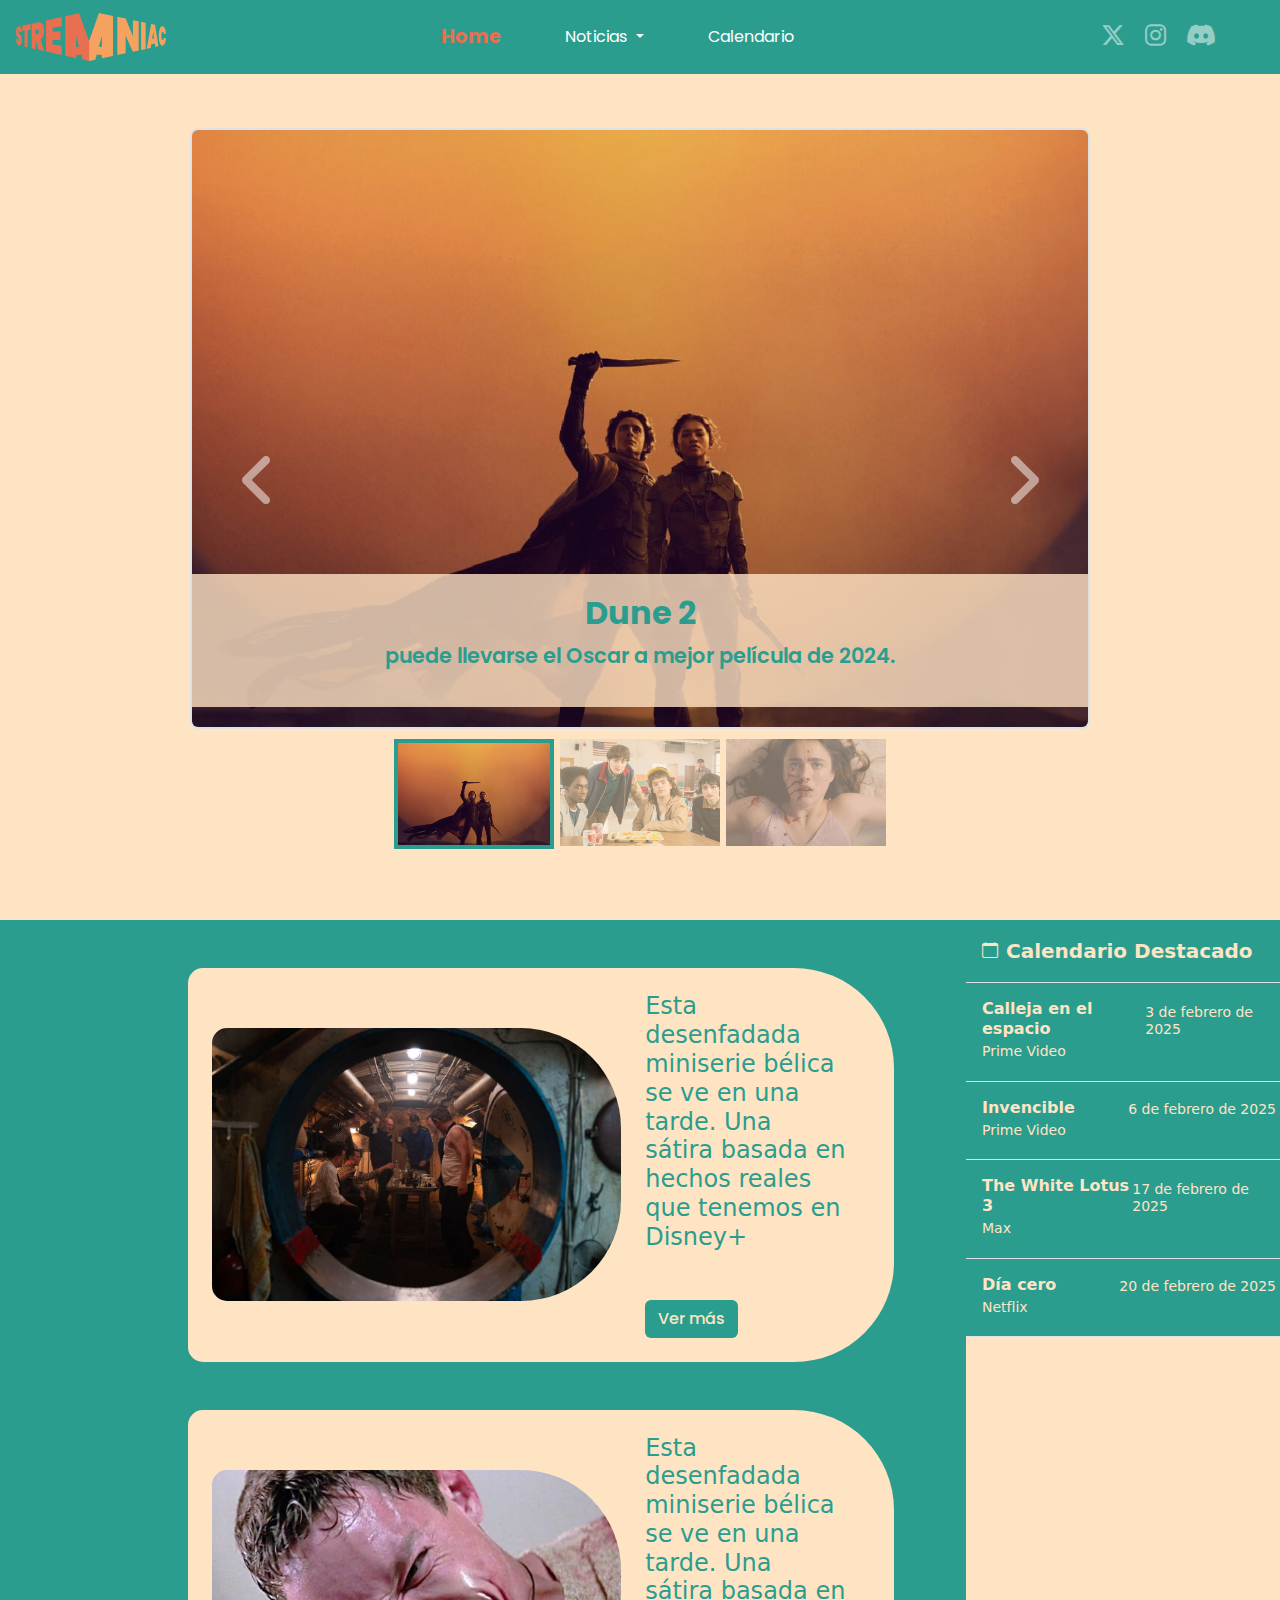
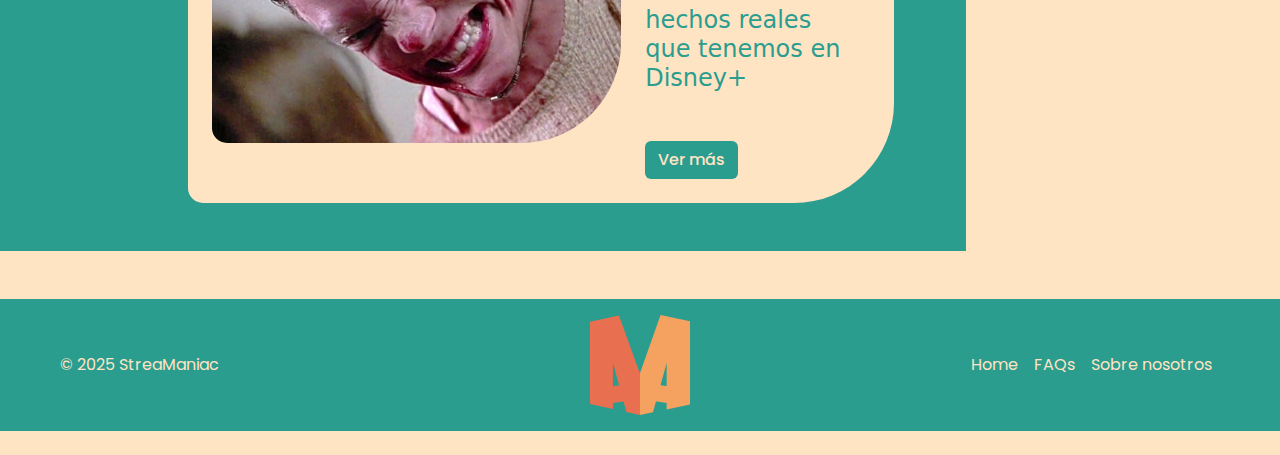
<file: Index.html>
<!DOCTYPE html>
<html lang="es">
  <head>
    <meta charset="UTF-8">
    <meta name="viewport" content="width=device-width, initial-scale=1.0">
    <title>Home</title>
    <link rel="stylesheet" href="./css/Index.css">
    <link href="https://cdn.jsdelivr.net/npm/bootstrap@5.3.3/dist/css/bootstrap.min.css" rel="stylesheet" integrity="sha384-QWTKZyjpPEjISv5WaRU9OFeRpok6YctnYmDr5pNlyT2bRjXh0JMhjY6hW+ALEwIH" crossorigin="anonymous">
    <link rel="stylesheet" href="https://cdn.jsdelivr.net/npm/bootstrap-icons@1.11.3/font/bootstrap-icons.min.css">
    <link rel="icon" href="../Bootstrap/img/m.svg" type="image/x-icon">
  </head>
  <body id="body">
    <nav id="nav" class="navbar navbar-expand-lg py-2 fixed-top">
      <div class="container-fluid px-3">
        <a class="navbar-brand" href="./Index.html">
          <img src="./img/streamaniacdef.svg" alt="error" width="150" class="logo logo-lg">
          <img src="./img/m.svg" alt="error" width="50" class="logo logo-sm">
        </a>
        <button id="botonnav" class="navbar-toggler me-3" type="button" data-bs-toggle="collapse" data-bs-target="#navbarSupportedContent" aria-controls="navbarSupportedContent" aria-expanded="false">
          <span id="icononav" class=" d-flex justify-content-center align-items-center ">
            <img src="./img/list.svg" alt="">
          </span>
        </button>
        <div class="collapse navbar-collapse" id="navbarSupportedContent">
          <ul class="navbar-nav mx-auto mb-2 mb-lg-0 d-flex justify-content-center align-items-center ">
            <li class="nav-item me-5">
              <a id="home" class="nav-link active" aria-current="page" href="./Index.html">Home</a>
            </li>
            <li class="nav-item dropdown me-5">
              <a id="noticias" class="nav-link dropdown-toggle" href="#" role="button" data-bs-toggle="dropdown" aria-expanded="false"> Noticias </a>
              <ul id="subnoticias" class="dropdown-menu me-5">
                <li>
                  <a id="series" class="dropdown-item" href="./series.html">Series</a>
                </li>
                <li>
                  <hr class="dropdown-divider">
                </li>
                <li>
                  <a id="peliculas" class="dropdown-item" href="./peliculas.html">Películas</a>
                </li>
              </ul>
            </li>
            <li class="nav-item me-5">
              <a id="calendario" class="nav-link" href="./calendario.html">Calendario</a>
            </li>
          </ul>
          <div>
            <i class="fa-brands fa-x-twitter me-3 fs-4 text-white-50" id="twitter"></i>
            <i class="fa-brands fa-instagram me-3 fs-4 text-white-50" id="instagram"></i>
            <i class="fa-brands fa-discord me-5 fs-4 text-white-50" id="discord"></i>
          </div>
        </div>
      </div>
    </nav>
    <div class="d-flex align-items-center justify-content-center carouselcontainer">
      <div class="carousel slide  d-block" id="carousel" data-bs-wrap="true" data-bs-ride="false">
        <div class="carousel-inner border border-2 rounded-3 ">
          <div class="carousel-item active"  id="car1">
            <a href="./entradas/Dune.html">
              <img src="./img/dune.jpeg" class="w-100" alt="error">
              <div class="carousel-caption bgcarousel">
                <h5 class="titulocarousel">Dune 2</h5>
                <p class="textocarousel">puede llevarse el Oscar a mejor película de 2024.</p>
              </div>
            </a>
          </div>
          <div class="carousel-item  "  id="car2">
            <a href="./entradas/'Stranger.html">
              <img src="./img/stranger.jpeg" class="w-100" alt="error">
              <div class="carousel-caption bgcarousel ">
                <h5 class="titulocarousel">Stranger Things</h5>
                <p class="textocarousel ">El gran secreto de 'Stranger Things' es la fecha de la temporada 5.</p>
              </div>
            </a>
          </div>
          <div class="carousel-item"  id="car3">
            <a href="./entradas/lasustancia.html">
              <img src="./img/sustancia.jpeg" class="w-100" alt="error">
              <div class="carousel-caption bgcarousel  ">
                <h5 class="titulocarousel">La sustancia</h5>
                <p class="textocarousel ">Acaba de estrenarse en streaming.</p>
              </div>
            </a>
          </div>
        </div>
        <div class="carouselcontainer">
       <button class="carousel-control-prev" type="button" data-bs-target="#carousel" data-bs-slide="prev">
   <i class="fas fa-angle-left fa-4x"></i>
</button>

<button class="carousel-control-next" type="button" data-bs-target="#carousel" data-bs-slide="next">
    <i class="fas fa-angle-right fa-4x"></i>
</button>

          <div class="carousel-indicators">
            <button type="button" class="active" data-bs-target="#carousel" data-bs-slide-to="0">
              <img src="./img/dune.jpeg" alt="error">
            </button>
            <button type="button" data-bs-target="#carousel" data-bs-slide-to="1">
              <img src="./img/stranger.jpeg" alt="error">
            </button>
            <button type="button" data-bs-target="#carousel" data-bs-slide-to="2">
              <img src="./img/sustancia.jpeg" alt="error">
            </button>
          </div>
        </div>
      </div>
    </div>
    <div class="row">
      <div class="col-lg-9 pe-0">
        <div class="py-5 gridconj pe-4">
          <div class="container  ">
            <div class="row justify-content-end ">
              <div class=" entrada-blog col-md-12 col-lg-12 col-xl-9 grid1 p-4 d-flex flex-column flex-md-row align-items-center me-xl-5 me-sm-0">
                <div class="img-container mb-3 mb-md-0 me-0 me-md-4 m-sm-0 containterimg ">
                  <a href="./entradas/Disney+.html">
                    <img src="./img/seriedisney.jpeg" alt="error" class="w-100 imggrid1">
                  </a>
                </div>
                <div class="text-center text-md-start w-100">
                  <h4 class="mb-3 texto1 me-4"> Esta desenfadada miniserie bélica se ve en una tarde. Una sátira basada en hechos reales que tenemos en Disney+ </h4>
                  <a href="./entradas/Disney+.html" class="btn boton1 text-start">Ver más</a>
                </div>
              </div>
            </div>
          </div>
          <div class="container mt-5 ">
            <div class="row justify-content-end ">
              <div class=" entrada-blog col-md-12 col-lg-12 col-xl-9 grid1 p-4 d-flex flex-column flex-md-row align-items-center me-xl-5 me-sm-0">
                <div class="img-container mb-3 mb-md-0 me-0 me-md-4 m-sm-0 containterimg ">
                  <a href="./entradas/'Scream.html">
                    <img src="./img/scream.jpeg" alt="error" class="w-100 imggrid1">
                  </a>
                </div>
                <div class="text-center text-md-start w-100">
                  <h4 class="mb-3 texto1 me-4"> Esta desenfadada miniserie bélica se ve en una tarde. Una sátira basada en hechos reales que tenemos en Disney+ </h4>
                  <a href="./entradas/'Scream.html" class="btn boton1 text-start">Ver más</a>
                </div>
              </div>
            </div>
          </div>
        </div>
      </div>
      <div class="col-lg-3 stickyconj g-0 d-lg-block d-none">
        <div class="sticky-top calendariotitulo ">
          <div class="d-flex flex-column align-items-stretch flex-shrink-0 ">
            <a href="/" class="d-flex align-items-center flex-shrink-0 p-3 link-body-emphasis text-decoration-none border-bottom">
              <span class="bi pe-none me-2 calendariotitulo">
                <i class="bi bi-calendar"></i>
              </span>
              <span class="fs-5 fw-semibold calendariotitulo">Calendario Destacado</span>
            </a>
            <div class="list-group list-group-flush border-bottom scrollarea ">
              <a href="https://www.filmaffinity.com/es/film329314.html" target="_blank" class="list-group-item list-group-item-action py-3 lh-sm calendariotitulo1">
                <div class="d-flex w-100 align-items-center justify-content-between">
                  <strong class="mb-1">Calleja en el espacio</strong>
                  <small class="me-xxl-4">3 de febrero de 2025</small>
                </div>
                <div class="col-10 mb-1 small">Prime Video</div>
              </a>
            </div>
            <div class="list-group list-group-flush border-bottom scrollarea ">
              <a href="https://www.filmaffinity.com/es/film148228.html" target="_blank" class="list-group-item list-group-item-action py-3 lh-sm calendariotitulo1">
                <div class="d-flex w-100 align-items-center justify-content-between">
                  <strong class="mb-1">Invencible</strong>
                  <small class="me-xxl-4">6 de febrero de 2025</small>
                </div>
                <div class="col-10 mb-1 small">Prime Video</div>
              </a>
            </div>
            <div class="list-group list-group-flush border-bottom scrollarea ">
              <a href="https://www.filmaffinity.com/es/film792810.html" target="_blank" class="list-group-item list-group-item-action py-3 lh-sm calendariotitulo1">
                <div class="d-flex w-100 align-items-center justify-content-between">
                  <strong class="mb-1">The White Lotus 3</strong>
                  <small class="me-xxl-4">17 de febrero de 2025</small>
                </div>
                <div class="col-10 mb-1 small">Max</div>
              </a>
            </div>
            <div class="list-group list-group-flush border-bottom scrollarea ">
              <a href="https://www.filmaffinity.com/es/film819024.html" target="_blank" class="list-group-item list-group-item-action py-3 lh-sm calendariotitulo1">
                <div class="d-flex w-100 align-items-center justify-content-between">
                  <strong class="mb-1">Día cero</strong>
                  <small class="me-xxl-4">20 de febrero de 2025</small>
                </div>
                <div class="col-10 mb-1 small">Netflix</div>
              </a>
            </div>
          </div>
        </div>
      </div>
    </div>
    <div class="container-fluid footer mt-5">
      <footer class="d-flex flex-wrap justify-content-between align-items-center py-3 my-4  ms-5 me-5">
        <p class="col-md-4 mb-0 ">&copy; 2025 StreaManiac</p>
        <a href="/" class="col-md-4 d-flex align-items-center justify-content-center mb-3 mb-md-0 me-md-auto link-body-emphasis text-decoration-none">
          <img src="./img/m.svg" alt="error" width="100" class="logo logo-lg">
        </a>
        <ul class="col-md-4 d-flex justify-content-end list-unstyled ">
          <li class="nav-item footermas mt-4 m-2">
            <a href="#" class="nav-link">Home</a>
          </li>
          <li class="nav-item footermas mt-4 m-2">
            <a href="#" class="nav-link">FAQs</a>
          </li>
          <li class="nav-item footermas mt-4 m-2">
            <a href="#" class="nav-link">Sobre nosotros</a>
          </li>
        </ul>
      </footer>
    </div>
    <script src="https://cdn.jsdelivr.net/npm/bootstrap@5.3.3/dist/js/bootstrap.bundle.min.js" integrity="sha384-YvpcrYf0tY3lHB60NNkmXc5s9fDVZLESaAA55NDzOxhy9GkcIdslK1eN7N6jIeHz" crossorigin="anonymous"></script>
  </body>
</html>
</file>
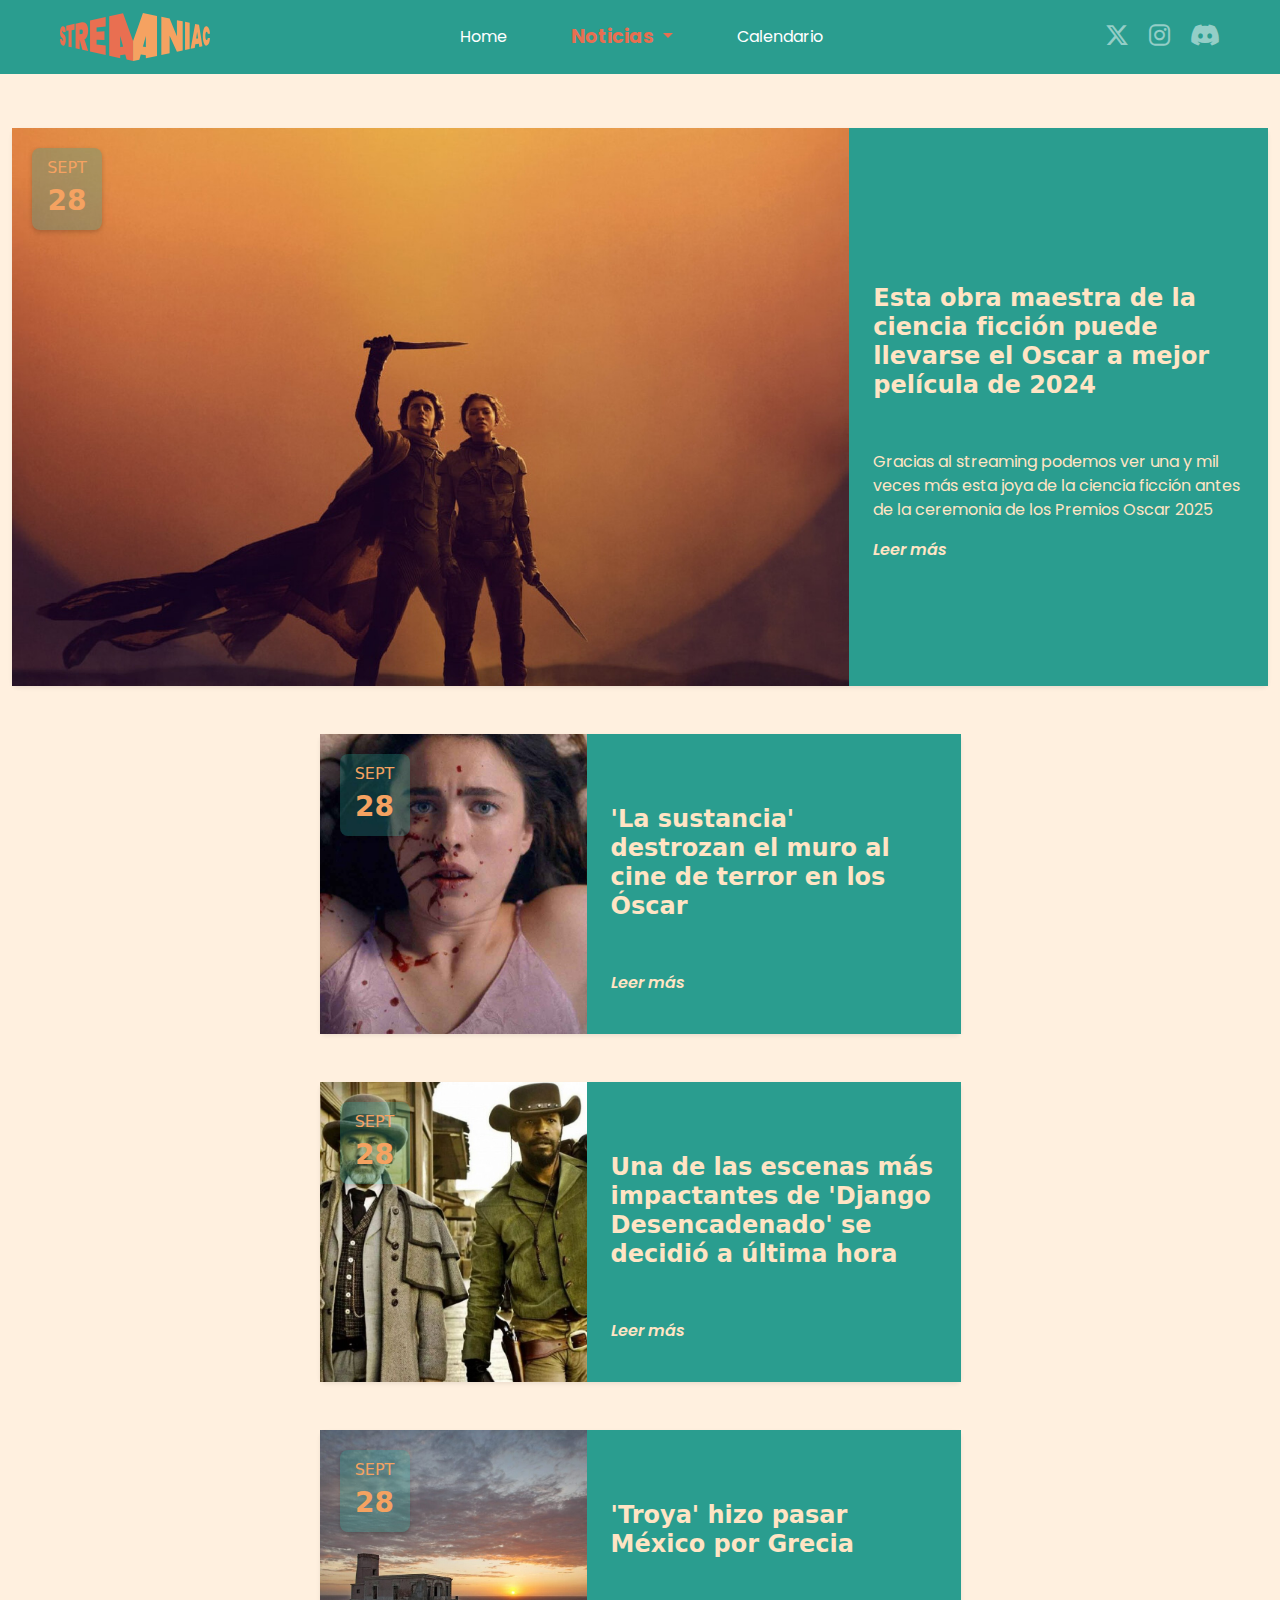
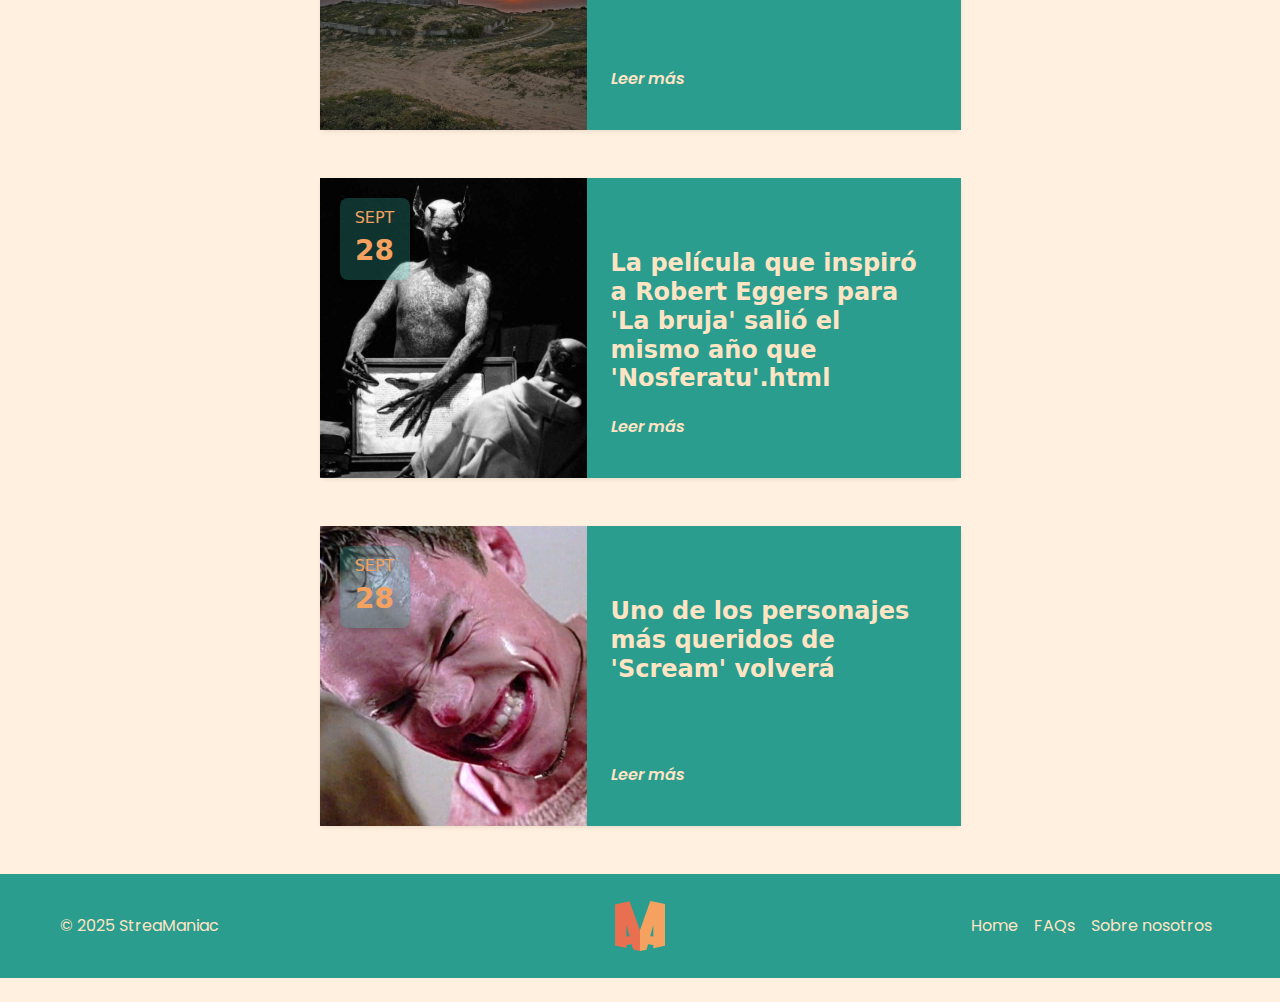
<file: peliculas.html>
<!DOCTYPE html>
<html lang="es">
  <head>
    <meta charset="UTF-8">
    <meta name="viewport" content="width=device-width, initial-scale=1.0">
    <title>Películas</title>
    <link rel="stylesheet" href="./css/peliculas.css">
    <link href="https://cdn.jsdelivr.net/npm/bootstrap@5.3.3/dist/css/bootstrap.min.css" rel="stylesheet" integrity="sha384-QWTKZyjpPEjISv5WaRU9OFeRpok6YctnYmDr5pNlyT2bRjXh0JMhjY6hW+ALEwIH" crossorigin="anonymous">
    <link rel="icon" href="../img/m.svg" type="image/x-icon">
  </head>
  <body id="body">
    <nav id="nav" class="navbar navbar-expand-lg py-2 fixed-top">
      <div class="container-fluid ms-5">
        <a class="navbar-brand" href="/Index.html">
          <img src="./img/streamaniacdef.svg" alt="error" width="150" class="logo logo-lg d-none d-lg-block d-xl-block d-xxl  ">
          <img src="./img/m.svg" alt="error" width="50" class="logo logo-sm d-md-block d-sm-block d-lg-none">
        </a>
        <button id="botonnav" class="navbar-toggler me-3" type="button" data-bs-toggle="collapse" data-bs-target="#navbarSupportedContent" aria-controls="navbarSupportedContent" aria-expanded="false">
          <span id="icononav" class=" d-flex justify-content-center align-items-center ">
            <img src="./img/list.svg" alt="">
          </span>
        </button>
        <div class="collapse navbar-collapse" id="navbarSupportedContent">
          <ul class="navbar-nav mx-auto mb-2 mb-lg-0 d-flex justify-content-center align-items-center ">
            <li class="nav-item me-5">
              <a id="home" class="nav-link active" aria-current="page" href="./Index.html">Home</a>
            </li>
            <li class="nav-item dropdown me-5">
              <a id="noticias" class="nav-link dropdown-toggle" href="#" role="button" data-bs-toggle="dropdown" aria-expanded="false"> Noticias </a>
              <ul id="subnoticias" class="dropdown-menu me-5">
                <li>
                  <a id="series" class="dropdown-item" href="./series.html">Series</a>
                </li>
                <li>
                  <hr class="dropdown-divider">
                </li>
                <li>
                  <a id="peliculas" class="dropdown-item" href="./peliculas.html">Películas</a>
                </li>
              </ul>
            </li>
            <li class="nav-item me-5">
              <a id="calendario" class="nav-link" href="./calendario.html">Calendario</a>
            </li>
          </ul>
          <div>
            <i class="fa-brands fa-x-twitter me-3 fs-4 text-white-50" id="twitter"></i>
            <i class="fa-brands fa-instagram me-3 fs-4 text-white-50" id="instagram"></i>
            <i class="fa-brands fa-discord me-5 fs-4 text-white-50" id="discord"></i>
          </div>
        </div>
      </div>
    </nav>
    <div class="container-fluid  entradabloginicio d-flex justify-content-center align-items-center">
      <div class="col-xxl-9 col-lg-12 ">
        <div class=" card entrada-blog shadow-sm border-0 ">
          <a href="./entradas/Dune.html " class="text-decoration-none">
            <div class="fechaentrada position-absolute   p-2 text-center">
              <span class="mes d-block fs-6">SEPT</span>
              <span class="dia fs-3 fw-bold">28</span>
            </div>
            <div class="row g-0 detallesentrada">
              <div class="col-md-8">
                <div class="clasecontenedorimagen">
                  <img src="./img/dune.jpeg" class="imagenprincipal img-fluid h-100  " alt="error">
                </div>
              </div>
              <div class="col-md-4 d-flex align-items-center justify-content-center detallesentrada">
                <div class=" p-3 p-md-4 ">
                  <h2 class="titulopost mb-3 fs-4 fs-md-3 fw-bold">Esta obra maestra de la ciencia ficción puede llevarse el Oscar a mejor película de 2024</h2>
                  <p class="textoresumen lh-base d-none d-md-block"> Gracias al streaming podemos ver una y mil veces más esta joya de la ciencia ficción antes de la ceremonia de los Premios Oscar 2025 </p>
                  <span class=" enlaceleermas p-0 mt-2"> Leer más <i class="bi bi-arrow-right-short"></i>
                  </span>
                </div>
              </div>
            </div>
          </a>
        </div>
      </div>
    </div>
    <div class="container d-xxl-none-entradablog entradablog   ">
      <div class="row justify-content-center mt-xxl-5 mt-5">
        <div class="col-xxl-6 col-xl-7 col-lg-8 mb-3 mb-sm-5">
          <div class=" card entrada-blog shadow-sm border-0 ">
            <a href="./entradas/lasustancia.html" class="text-decoration-none ">
              <div class="fechaentrada position-absolute   p-2 text-center">
                <span class="mes d-block fs-6">SEPT</span>
                <span class="dia fs-3 fw-bold">28</span>
              </div>
              <div class="row g-0 detallesentrada  ">
                <div class="col-md-5">
                  <div class="clasecontenedorimagen">
                    <img src="./img/sustancia.jpeg" class="imagenprincipal h-100  " alt="error">
                  </div>
                </div>
                <div class="col-md-7 d-flex align-items-center justify-content-center detallesentrada">
                  <div class=" p-3 p-md-4 ">
                    <h2 class="titulopost mb-3 fs-4 fs-md-3 fw-bold">'La sustancia' destrozan el muro al cine de terror en los Óscar </h2>
                    <span class=" enlaceleermas p-0 mt-2"> Leer más <i class="bi bi-arrow-right-short"></i>
                    </span>
                  </div>
                </div>
              </div>
            </a>
          </div>
        </div>
        <div class="col-xxl-6 col-xl-7 col-lg-8 mt-0">
          <div class=" card entrada-blog shadow-sm border-0 ">
            <a href="../Bootstrap/entradas/'Django.html" class="text-decoration-none ">
              <div class="fechaentrada position-absolute   p-2 text-center">
                <span class="mes d-block fs-6">SEPT</span>
                <span class="dia fs-3 fw-bold">28</span>
              </div>
              <div class="row g-0 detallesentrada  ">
                <div class="col-md-5">
                  <div class="clasecontenedorimagen">
                    <img src="./img/django1.jpeg" class="imagenprincipal h-100  " alt="error">
                  </div>
                </div>
                <div class="col-md-7 d-flex align-items-center justify-content-center detallesentrada">
                  <div class=" p-3 p-md-4 ">
                    <h2 class="titulopost mb-3 fs-4 fs-md-3 fw-bold">Una de las escenas más impactantes de 'Django Desencadenado' se decidió a última hora </h2>
                    <span class=" enlaceleermas p-0 mt-2"> Leer más <i class="bi bi-arrow-right-short"></i>
                    </span>
                  </div>
                </div>
              </div>
            </a>
          </div>
        </div>
      </div>
    </div>
    <div class="container   entradablog   ">
      <div class="row justify-content-center mt-5">
        <div class="col-xxl-4 col-xl-7 col-lg-8 mb-sm-5">
          <div class=" card entrada-blog shadow-sm border-0 ">
            <a href="../Bootstrap/entradas/'Troya'_hizo_pasar_México_por_Grecia.html" class="text-decoration-none ">
              <div class="fechaentrada position-absolute   p-2 text-center">
                <span class="mes d-block fs-6">SEPT</span>
                <span class="dia fs-3 fw-bold">28</span>
              </div>
              <div class="row g-0 detallesentrada">
                <div class="col-md-5">
                  <div class="clasecontenedorimagen">
                    <img src="./img/troya2.jpeg" class="imagenprincipal img-fluid h-100  " alt="error">
                  </div>
                </div>
                <div class="col-md-7 d-flex align-items-center justify-content-center detallesentrada">
                  <div class=" p-3 p-md-4 ">
                    <h2 class="titulopost mb-3 fs-4 fs-md-3 fw-bold">'Troya' hizo pasar México por Grecia</h2>
                    <span class=" enlaceleermas p-0 mt-2"> Leer más <i class="bi bi-arrow-right-short"></i>
                    </span>
                  </div>
                </div>
              </div>
            </a>
          </div>
        </div>
        <div class="col-xxl-4 col-xl-7 col-lg-8 mt-xxl-0 mb-sm-5">
          <div class=" card entrada-blog shadow-sm border-0  ">
            <a href="./entradas/'Nosferatu'.html" class="text-decoration-none ">
              <div class="fechaentrada position-absolute   p-2 text-center">
                <span class="mes d-block fs-6">SEPT</span>
                <span class="dia fs-3 fw-bold">28</span>
              </div>
              <div class="row g-0 detallesentrada">
                <div class="col-md-5">
                  <div class="clasecontenedorimagen">
                    <img src="./img/nos1.jpeg" class="imagenprincipal img-fluid h-100  " alt="error">
                  </div>
                </div>
                <div class="col-md-7 d-flex align-items-center justify-content-center detallesentrada">
                  <div class=" p-3 p-md-4 ">
                    <h2 class="titulopost mb-3 fs-4 fs-md-3 fw-bold"> La película que inspiró a Robert Eggers para 'La bruja' salió el mismo año que 'Nosferatu'.html</h2>
                    <span class=" enlaceleermas p-0 mt-2"> Leer más <i class="bi bi-arrow-right-short"></i>
                    </span>
                  </div>
                </div>
              </div>
            </a>
          </div>
        </div>
        <div class="col-xxl-4 col-xl-7 col-lg-8  mt-xxl-0">
          <div class=" card entrada-blog shadow-sm border-0 ">
            <a href="./entradas/'Scream.html" class="text-decoration-none ">
              <div class="fechaentrada position-absolute   p-2 text-center">
                <span class="mes d-block fs-6">SEPT</span>
                <span class="dia fs-3 fw-bold">28</span>
              </div>
              <div class="row g-0 detallesentrada">
                <div class="col-md-5">
                  <div class="clasecontenedorimagen">
                    <img src="./img/scream.jpeg" class="imagenprincipal img-fluid h-100  " alt="error">
                  </div>
                </div>
                <div class="col-md-7 d-flex align-items-center justify-content-center detallesentrada">
                  <div class=" p-3 p-md-4 ">
                    <h2 class="titulopost mb-3 fs-4 fs-md-3 fw-bold">Uno de los personajes más queridos de 'Scream' volverá</h2>
                    <span class="enlaceleermas p-0 mt-2"> Leer más <i class="bi bi-arrow-right-short"></i>
                    </span>
                  </div>
                </div>
              </div>
            </a>
          </div>
        </div>
      </div>
    </div>
    <div class="container-fluid footer mt-5">
      <footer class="d-flex flex-wrap justify-content-between align-items-center py-3 my-4  ms-5 me-5">
        <p class="col-md-4 mb-0 ">&copy; 2025 StreaManiac</p>
        <a href="/" class="col-md-4 d-flex align-items-center justify-content-center mb-3 mb-md-0 me-md-auto link-body-emphasis text-decoration-none">
          <img src="./img/m.svg" alt="error" width="50" class="logo logo-lg">
        </a>
        <ul class="col-md-4 d-flex justify-content-end list-unstyled ">
          <li class="nav-item footermas mt-4 m-2">
            <a href="#" class="nav-link">Home</a>
          </li>
          <li class="nav-item footermas mt-4 m-2">
            <a href="#" class="nav-link">FAQs</a>
          </li>
          <li class="nav-item footermas mt-4 m-2">
            <a href="#" class="nav-link">Sobre nosotros</a>
          </li>
        </ul>
      </footer>
    </div>
    <script src="https://cdn.jsdelivr.net/npm/bootstrap@5.3.3/dist/js/bootstrap.bundle.min.js" integrity="sha384-YvpcrYf0tY3lHB60NNkmXc5s9fDVZLESaAA55NDzOxhy9GkcIdslK1eN7N6jIeHz" crossorigin="anonymous"></script>
  </body>
</html>
</file>
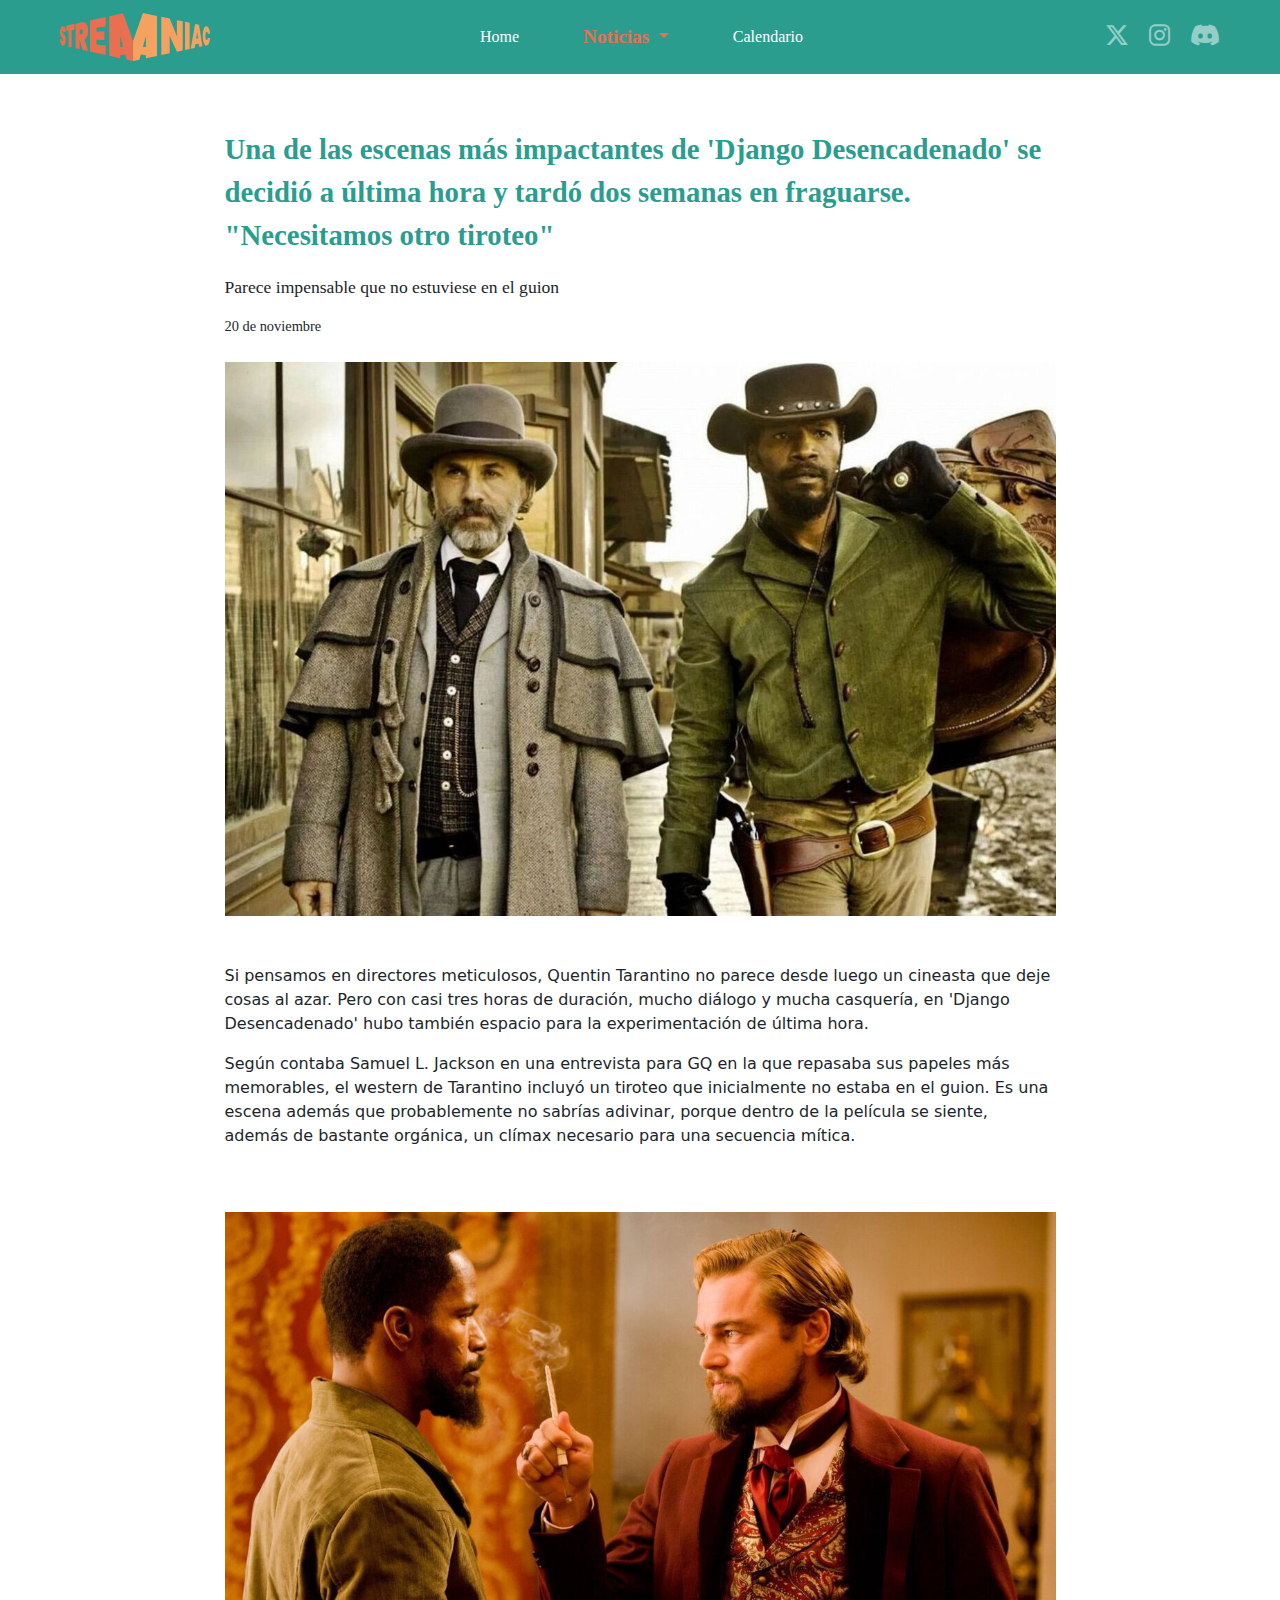
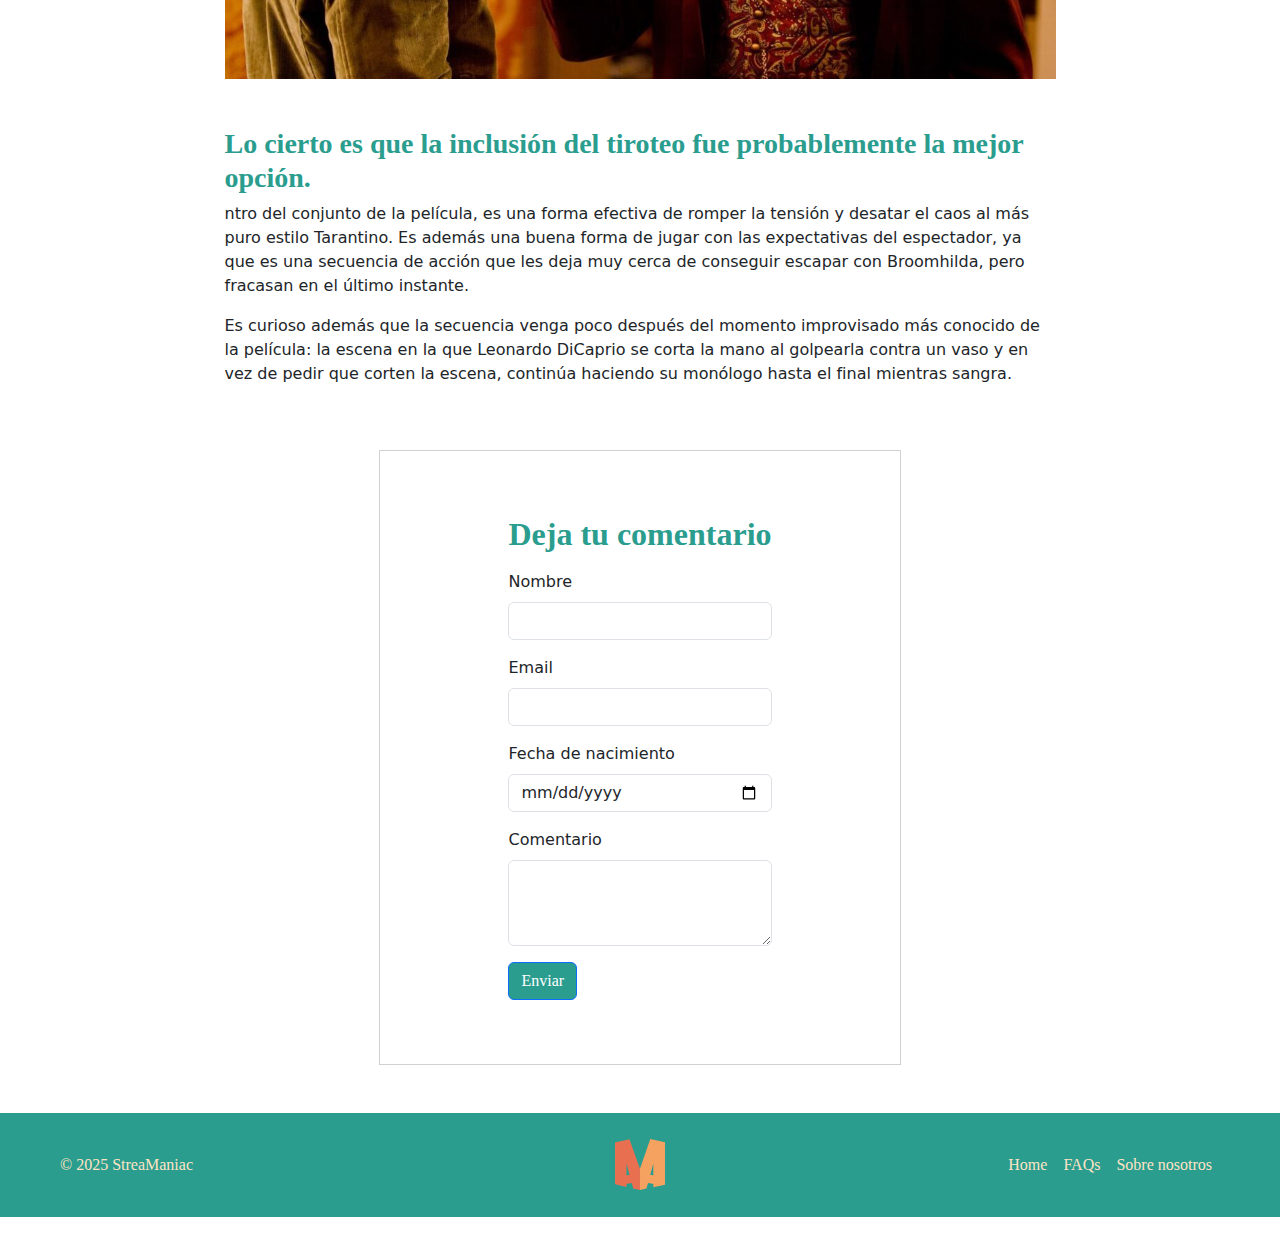
<file: entradas/'Django.html>
<!DOCTYPE html>
<html lang="es">
  <head>
    <meta charset="UTF-8">
    <meta name="viewport" content="width=device-width, initial-scale=1.0">
    <title>Una de las escenas más impactantes de 'Django Desencadenado' se decidió a última hora y tardó dos semanas en fraguarse. "Necesitamos otro tiroteo"</title>
    <link href="https://cdn.jsdelivr.net/npm/bootstrap@5.3.3/dist/css/bootstrap.min.css" rel="stylesheet" integrity="sha384-QWTKZyjpPEjISv5WaRU9OFeRpok6YctnYmDr5pNlyT2bRjXh0JMhjY6hW+ALEwIH" crossorigin="anonymous">
    <link rel="stylesheet" href="../css/entradaspeliculas.css">
    <link rel="stylesheet" href="https://cdn.jsdelivr.net/npm/bootstrap-icons@1.11.3/font/bootstrap-icons.min.css">
    <link rel="shortcut icon" href="../img/m.svg" type="image/x-icon">
  </head>
  <body>
    <nav id="nav" class="navbar navbar-expand-lg py-2 fixed-top">
      <div class="container-fluid ms-5">
        <a class="navbar-brand" href="./Index.html">
          <img src="../img/streamaniacdef.svg" alt="error" width="150" class="logo logo-lg d-none d-lg-block d-xl-block d-xxl  ">
          <img src="../img/m.svg" alt="error" width="50" class="logo logo-sm d-md-block d-sm-block d-lg-none">
        </a>
        <button id="botonnav" class="navbar-toggler me-3" type="button" data-bs-toggle="collapse" data-bs-target="#navbarSupportedContent" aria-controls="navbarSupportedContent" aria-expanded="false">
          <span id="icononav" class=" d-flex justify-content-center align-items-center ">
            <img src="../img/list.svg" alt="">
          </span>
        </button>
        <div class="collapse navbar-collapse" id="navbarSupportedContent">
          <ul class="navbar-nav mx-auto mb-2 mb-lg-0 d-flex justify-content-center align-items-center ">
            <li class="nav-item me-5">
              <a id="home" class="nav-link active" aria-current="page" href="../Index.html">Home</a>
            </li>
            <li class="nav-item dropdown me-5">
              <a id="noticias" class="nav-link dropdown-toggle" href="#" role="button" data-bs-toggle="dropdown" aria-expanded="false"> Noticias </a>
              <ul id="subnoticias" class="dropdown-menu me-5">
                <li>
                  <a id="series" class="dropdown-item" href="../series.html">Series</a>
                </li>
                <li>
                  <hr class="dropdown-divider">
                </li>
                <li>
                  <a id="peliculas" class="dropdown-item" href="../peliculas.html">Películas</a>
                </li>
              </ul>
            </li>
            <li class="nav-item me-5">
              <a id="calendario" class="nav-link" href="../calendario.html">Calendario</a>
            </li>
          </ul>
          <div>
            <i class="fa-brands fa-x-twitter me-3 fs-4 text-white-50" id="twitter"></i>
            <i class="fa-brands fa-instagram me-3 fs-4 text-white-50" id="instagram"></i>
            <i class="fa-brands fa-discord me-5 fs-4 text-white-50" id="discord"></i>
          </div>
        </div>
      </div>
    </nav>
    <div class="container entrada">
      <div class="row justify-content-center">
        <div class=" text-center w-75">
          <p class="titulo">Una de las escenas más impactantes de 'Django Desencadenado' se decidió a última hora y tardó dos semanas en fraguarse. "Necesitamos otro tiroteo"</p>
          <p class="subtitulo ">Parece impensable que no estuviese en el guion</p>
          <p class="fecha mb-4">20 de noviembre</p>
        </div>
        <img src="../img/django1.jpeg" alt="" class="w-75 mb-5">
        <div class="texto w-75 ">
          <p>Si pensamos en directores meticulosos, Quentin Tarantino no parece desde luego un cineasta que deje cosas al azar. Pero con casi tres horas de duración, mucho diálogo y mucha casquería, en 'Django Desencadenado' hubo también espacio para la experimentación de última hora. </p>
          <p class="mb-5">Según contaba Samuel L. Jackson en una entrevista para GQ en la que repasaba sus papeles más memorables, el western de Tarantino incluyó un tiroteo que inicialmente no estaba en el guion. Es una escena además que probablemente no sabrías adivinar, porque dentro de la película se siente, además de bastante orgánica, un clímax necesario para una secuencia mítica. </p>
          <img src="../img/django2.jpeg" alt="" class="w-100 mt-3">
          <h3 class="titulodentrodetexto mt-5">Lo cierto es que la inclusión del tiroteo fue probablemente la mejor opción.</h3>
          <p class="">ntro del conjunto de la película, es una forma efectiva de romper la tensión y desatar el caos al más puro estilo Tarantino. Es además una buena forma de jugar con las expectativas del espectador, ya que es una secuencia de acción que les deja muy cerca de conseguir escapar con Broomhilda, pero fracasan en el último instante. </p>
          <p> Es curioso además que la secuencia venga poco después del momento improvisado más conocido de la película: la escena en la que Leonardo DiCaprio se corta la mano al golpearla contra un vaso y en vez de pedir que corten la escena, continúa haciendo su monólogo hasta el final mientras sangra.</p>
        </div>
      </div>
    </div>
    <form action="mensaje.html" class="container d-flex justify-content-center align-items-center mt-5">
      <div class="row">
        <div class="col-md-12 col-sm-12 col-12 borde">
          <h2 class="mb-3 mt-5 dejatucomentario">Deja tu comentario</h2>
          <div class="mb-3">
            <label for="nombre" class="form-label">Nombre</label>
            <input type="text" class="form-control" id="nombre" name="nombre" required maxlength="50">
          </div>
          <div class="mb-3">
            <label for="email" class="form-label">Email</label>
            <input type="email" class="form-control" id="email" name="email" required maxlength="50">
          </div>
          <div class="mb-3">
            <label for="fecha" class="form-label">Fecha de nacimiento</label>
            <input type="date" class="form-control" id="fecha" name="fecha" required min="1900-01-01">
          </div>
          <div class="mb-3">
            <label for="comentario" class="form-label">Comentario</label>
            <textarea class="form-control" id="comentario" name="comentario" rows="3" required maxlength="200"></textarea>
          </div>
          <button type="submit" class="btn btn-primary  botonenviar">Enviar</button>
        </div>
      </div>
    </form>
    <div class="container-fluid footer mt-5">
      <footer class="d-flex flex-wrap justify-content-between align-items-center py-3 my-4  ms-5 me-5">
        <p class="col-md-4 mb-0 ">&copy; 2025 StreaManiac</p>
        <a href="/" class="col-md-4 d-flex align-items-center justify-content-center mb-3 mb-md-0 me-md-auto link-body-emphasis text-decoration-none">
          <img src="../img/m.svg" alt="error" width="50" class="logo logo-lg">
        </a>
        <ul class="col-md-4 d-flex justify-content-end list-unstyled ">
          <li class="nav-item footermas mt-4 m-2">
            <a href="#" class="nav-link">Home</a>
          </li>
          <li class="nav-item footermas mt-4 m-2">
            <a href="#" class="nav-link">FAQs</a>
          </li>
          <li class="nav-item footermas mt-4 m-2">
            <a href="#" class="nav-link">Sobre nosotros</a>
          </li>
        </ul>
      </footer>
    </div>
    <script src="https://cdn.jsdelivr.net/npm/bootstrap@5.3.3/dist/js/bootstrap.bundle.min.js" integrity="sha384-YvpcrYf0tY3lHB60NNkmXc5s9fDVZLESaAA55NDzOxhy9GkcIdslK1eN7N6jIeHz" crossorigin="anonymous"></script>
  </body>
</html>
</file>
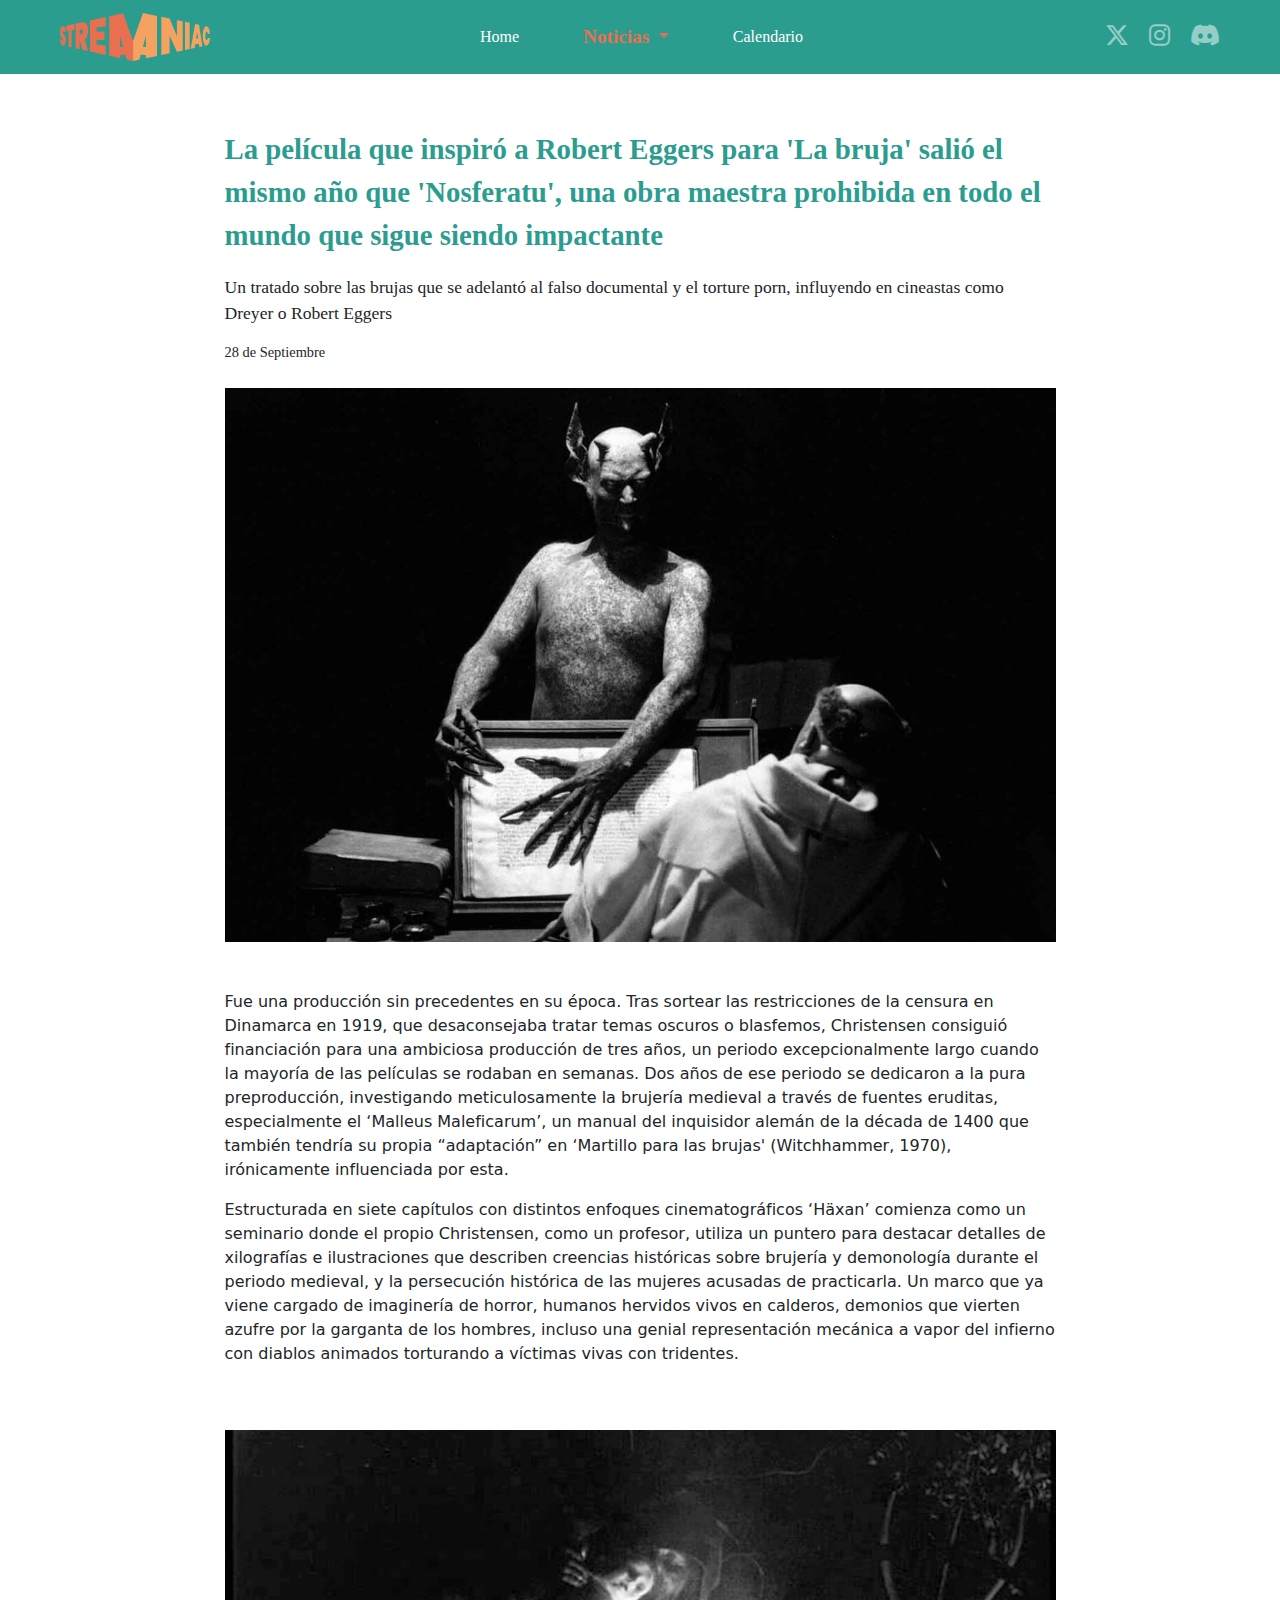
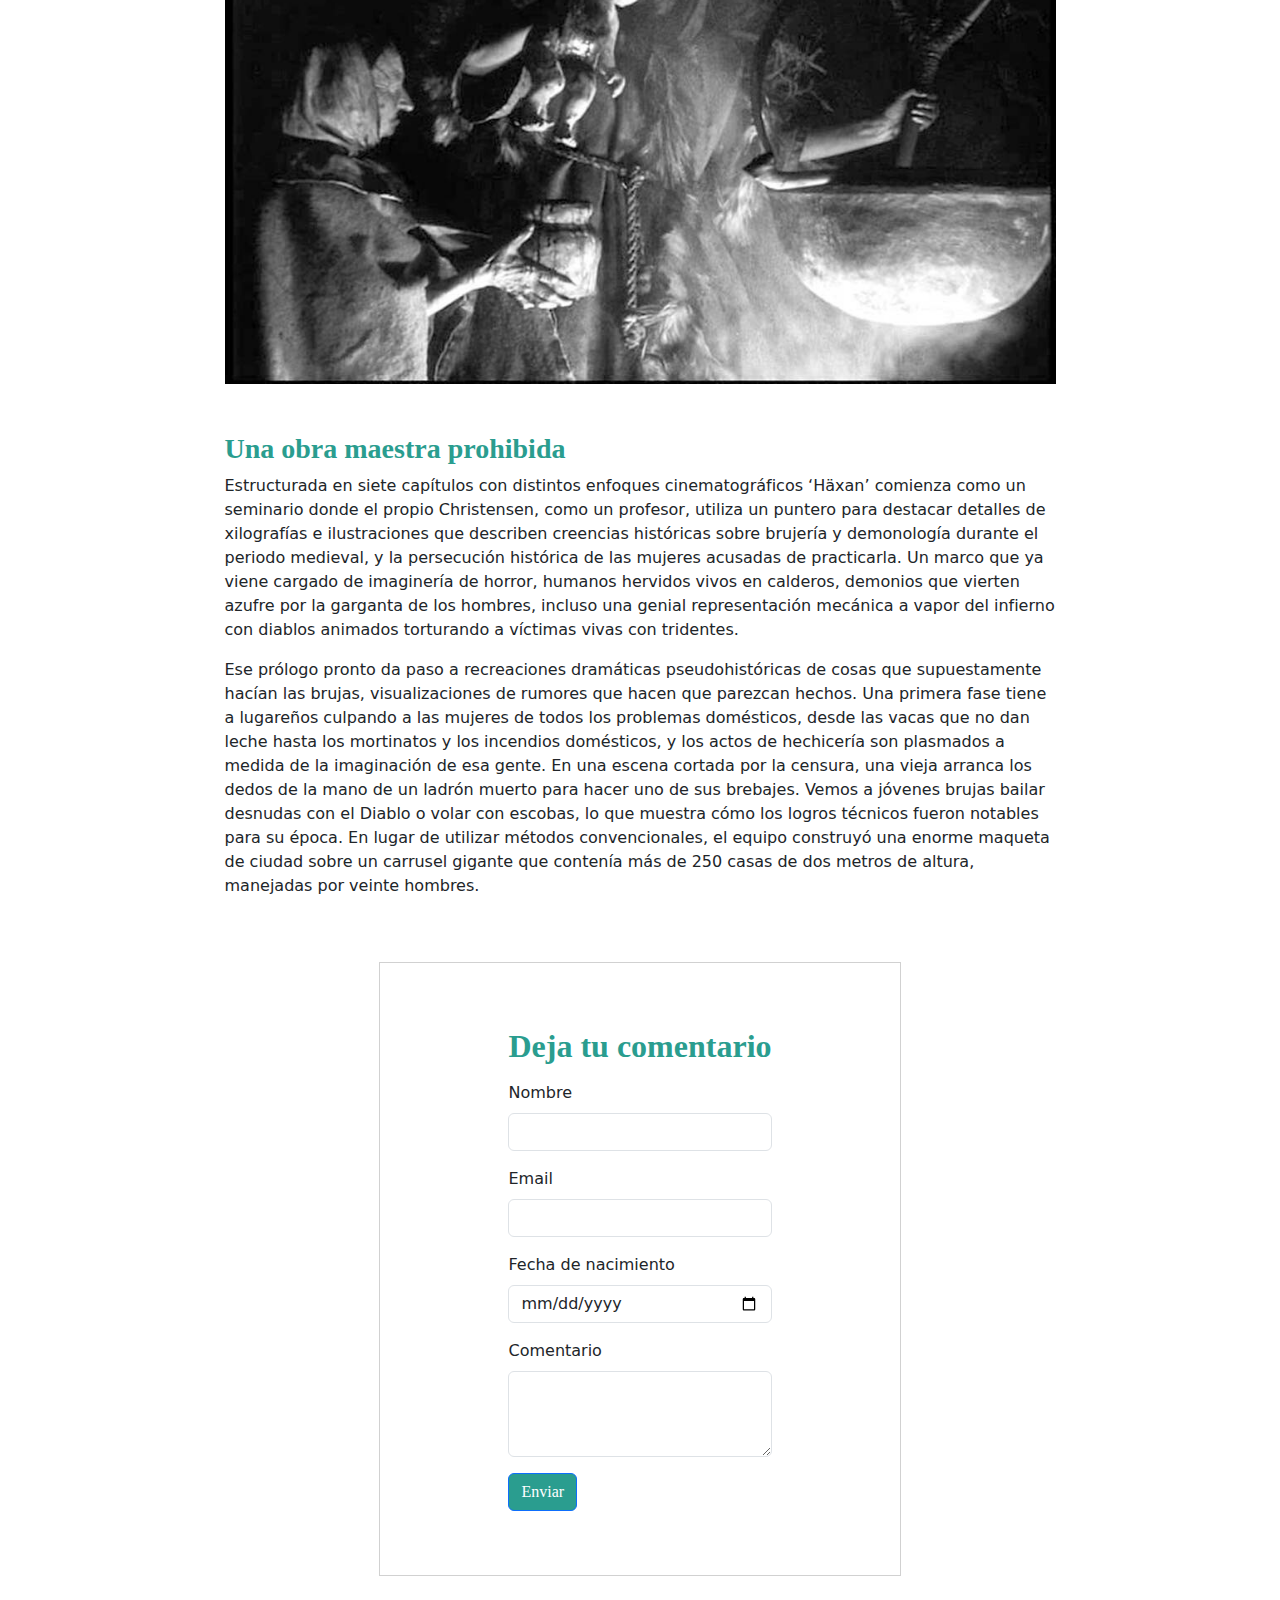
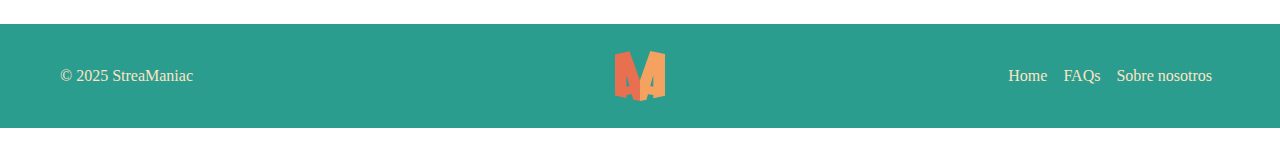
<file: entradas/'Nosferatu'.html>
<!DOCTYPE html>
<html lang="es">
  <head>
    <meta charset="UTF-8">
    <meta name="viewport" content="width=device-width, initial-scale=1.0">
    <title>'La película que inspiró a Robert Eggers para 'La bruja' salió el mismo año que 'Nosferatu', una obra maestra prohibida en todo el mundo que sigue siendo impactante</title>
    <link href="https://cdn.jsdelivr.net/npm/bootstrap@5.3.3/dist/css/bootstrap.min.css" rel="stylesheet" integrity="sha384-QWTKZyjpPEjISv5WaRU9OFeRpok6YctnYmDr5pNlyT2bRjXh0JMhjY6hW+ALEwIH" crossorigin="anonymous">
    <link rel="stylesheet" href="../css/entradaspeliculas.css">
    <link rel="stylesheet" href="https://cdn.jsdelivr.net/npm/bootstrap-icons@1.11.3/font/bootstrap-icons.min.css">
    <link rel="shortcut icon" href="../img/m.svg" type="image/x-icon">
  </head>
  <body>
    <nav id="nav" class="navbar navbar-expand-lg py-2 fixed-top">
      <div class="container-fluid ms-5">
        <a class="navbar-brand" href="./Index.html">
          <img src="../img/streamaniacdef.svg" alt="error" width="150" class="logo logo-lg d-none d-lg-block d-xl-block d-xxl  ">
          <img src="../img/m.svg" alt="error" width="50" class="logo logo-sm d-md-block d-sm-block d-lg-none">
        </a>
        <button id="botonnav" class="navbar-toggler me-3" type="button" data-bs-toggle="collapse" data-bs-target="#navbarSupportedContent" aria-controls="navbarSupportedContent" aria-expanded="false">
          <span id="icononav" class=" d-flex justify-content-center align-items-center ">
            <img src="../img/list.svg" alt="">
          </span>
        </button>
        <div class="collapse navbar-collapse" id="navbarSupportedContent">
          <ul class="navbar-nav mx-auto mb-2 mb-lg-0 d-flex justify-content-center align-items-center ">
            <li class="nav-item me-5">
              <a id="home" class="nav-link active" aria-current="page" href="../Index.html">Home</a>
            </li>
            <li class="nav-item dropdown me-5">
              <a id="noticias" class="nav-link dropdown-toggle" href="#" role="button" data-bs-toggle="dropdown" aria-expanded="false"> Noticias </a>
              <ul id="subnoticias" class="dropdown-menu me-5">
                <li>
                  <a id="series" class="dropdown-item" href="../series.html">Series</a>
                </li>
                <li>
                  <hr class="dropdown-divider">
                </li>
                <li>
                  <a id="peliculas" class="dropdown-item" href="../peliculas.html">Películas</a>
                </li>
              </ul>
            </li>
            <li class="nav-item me-5">
              <a id="calendario" class="nav-link" href="../calendario.html">Calendario</a>
            </li>
          </ul>
          <div>
            <i class="fa-brands fa-x-twitter me-3 fs-4 text-white-50" id="twitter"></i>
            <i class="fa-brands fa-instagram me-3 fs-4 text-white-50" id="instagram"></i>
            <i class="fa-brands fa-discord me-5 fs-4 text-white-50" id="discord"></i>
          </div>
        </div>
      </div>
    </nav>
    <div class="container entrada">
      <div class="row justify-content-center">
        <div class=" text-center w-75">
          <p class="titulo">La película que inspiró a Robert Eggers para 'La bruja' salió el mismo año que 'Nosferatu', una obra maestra prohibida en todo el mundo que sigue siendo impactante</p>
          <p class="subtitulo ">Un tratado sobre las brujas que se adelantó al falso documental y el torture porn, influyendo en cineastas como Dreyer o Robert Eggers</p>
          <p class="fecha mb-4">28 de Septiembre</p>
        </div>
        <img src="../img/nos1.jpeg" alt="" class="w-75 mb-5">
        <div class="texto w-75 ">
          <p>Fue una producción sin precedentes en su época. Tras sortear las restricciones de la censura en Dinamarca en 1919, que desaconsejaba tratar temas oscuros o blasfemos, Christensen consiguió financiación para una ambiciosa producción de tres años, un periodo excepcionalmente largo cuando la mayoría de las películas se rodaban en semanas. Dos años de ese periodo se dedicaron a la pura preproducción, investigando meticulosamente la brujería medieval a través de fuentes eruditas, especialmente el ‘Malleus Maleficarum’, un manual del inquisidor alemán de la década de 1400 que también tendría su propia “adaptación” en ‘Martillo para las brujas' (Witchhammer, 1970), irónicamente influenciada por esta. </p>
          <p class="mb-5">Estructurada en siete capítulos con distintos enfoques cinematográficos ‘Häxan’ comienza como un seminario donde el propio Christensen, como un profesor, utiliza un puntero para destacar detalles de xilografías e ilustraciones que describen creencias históricas sobre brujería y demonología durante el periodo medieval, y la persecución histórica de las mujeres acusadas de practicarla. Un marco que ya viene cargado de imaginería de horror, humanos hervidos vivos en calderos, demonios que vierten azufre por la garganta de los hombres, incluso una genial representación mecánica a vapor del infierno con diablos animados torturando a víctimas vivas con tridentes. </p>
          <img src="../img/nos2.jpeg" alt="" class="w-100 mt-3">
          <h3 class="titulodentrodetexto mt-5">Una obra maestra prohibida</h3>
          <p class="">Estructurada en siete capítulos con distintos enfoques cinematográficos ‘Häxan’ comienza como un seminario donde el propio Christensen, como un profesor, utiliza un puntero para destacar detalles de xilografías e ilustraciones que describen creencias históricas sobre brujería y demonología durante el periodo medieval, y la persecución histórica de las mujeres acusadas de practicarla. Un marco que ya viene cargado de imaginería de horror, humanos hervidos vivos en calderos, demonios que vierten azufre por la garganta de los hombres, incluso una genial representación mecánica a vapor del infierno con diablos animados torturando a víctimas vivas con tridentes. </p>
          <p> Ese prólogo pronto da paso a recreaciones dramáticas pseudohistóricas de cosas que supuestamente hacían las brujas, visualizaciones de rumores que hacen que parezcan hechos. Una primera fase tiene a lugareños culpando a las mujeres de todos los problemas domésticos, desde las vacas que no dan leche hasta los mortinatos y los incendios domésticos, y los actos de hechicería son plasmados a medida de la imaginación de esa gente. En una escena cortada por la censura, una vieja arranca los dedos de la mano de un ladrón muerto para hacer uno de sus brebajes. Vemos a jóvenes brujas bailar desnudas con el Diablo o volar con escobas, lo que muestra cómo los logros técnicos fueron notables para su época. En lugar de utilizar métodos convencionales, el equipo construyó una enorme maqueta de ciudad sobre un carrusel gigante que contenía más de 250 casas de dos metros de altura, manejadas por veinte hombres.</p>
        </div>
      </div>
    </div>
    <form action="mensaje.html" class="container d-flex justify-content-center align-items-center mt-5">
      <div class="row">
        <div class="col-md-12 col-sm-12 col-12 borde">
          <h2 class="mb-3 mt-5 dejatucomentario">Deja tu comentario</h2>
          <div class="mb-3">
            <label for="nombre" class="form-label">Nombre</label>
            <input type="text" class="form-control" id="nombre" name="nombre" required maxlength="50">
          </div>
          <div class="mb-3">
            <label for="email" class="form-label">Email</label>
            <input type="email" class="form-control" id="email" name="email" required maxlength="50">
          </div>
          <div class="mb-3">
            <label for="fecha" class="form-label">Fecha de nacimiento</label>
            <input type="date" class="form-control" id="fecha" name="fecha" required min="1900-01-01">
          </div>
          <div class="mb-3">
            <label for="comentario" class="form-label">Comentario</label>
            <textarea class="form-control" id="comentario" name="comentario" rows="3" required maxlength="200"></textarea>
          </div>
          <button type="submit" class="btn btn-primary  botonenviar">Enviar</button>
        </div>
      </div>
    </form>
    <div class="container-fluid footer mt-5">
      <footer class="d-flex flex-wrap justify-content-between align-items-center py-3 my-4  ms-5 me-5">
        <p class="col-md-4 mb-0 ">&copy; 2025 StreaManiac</p>
        <a href="/" class="col-md-4 d-flex align-items-center justify-content-center mb-3 mb-md-0 me-md-auto link-body-emphasis text-decoration-none">
          <img src="../img/m.svg" alt="error" width="50" class="logo logo-lg">
        </a>
        <ul class="col-md-4 d-flex justify-content-end list-unstyled ">
          <li class="nav-item footermas mt-4 m-2">
            <a href="#" class="nav-link">Home</a>
          </li>
          <li class="nav-item footermas mt-4 m-2">
            <a href="#" class="nav-link">FAQs</a>
          </li>
          <li class="nav-item footermas mt-4 m-2">
            <a href="#" class="nav-link">Sobre nosotros</a>
          </li>
        </ul>
      </footer>
    </div>
    <script src="https://cdn.jsdelivr.net/npm/bootstrap@5.3.3/dist/js/bootstrap.bundle.min.js" integrity="sha384-YvpcrYf0tY3lHB60NNkmXc5s9fDVZLESaAA55NDzOxhy9GkcIdslK1eN7N6jIeHz" crossorigin="anonymous"></script>
  </body>
</html>
</file>
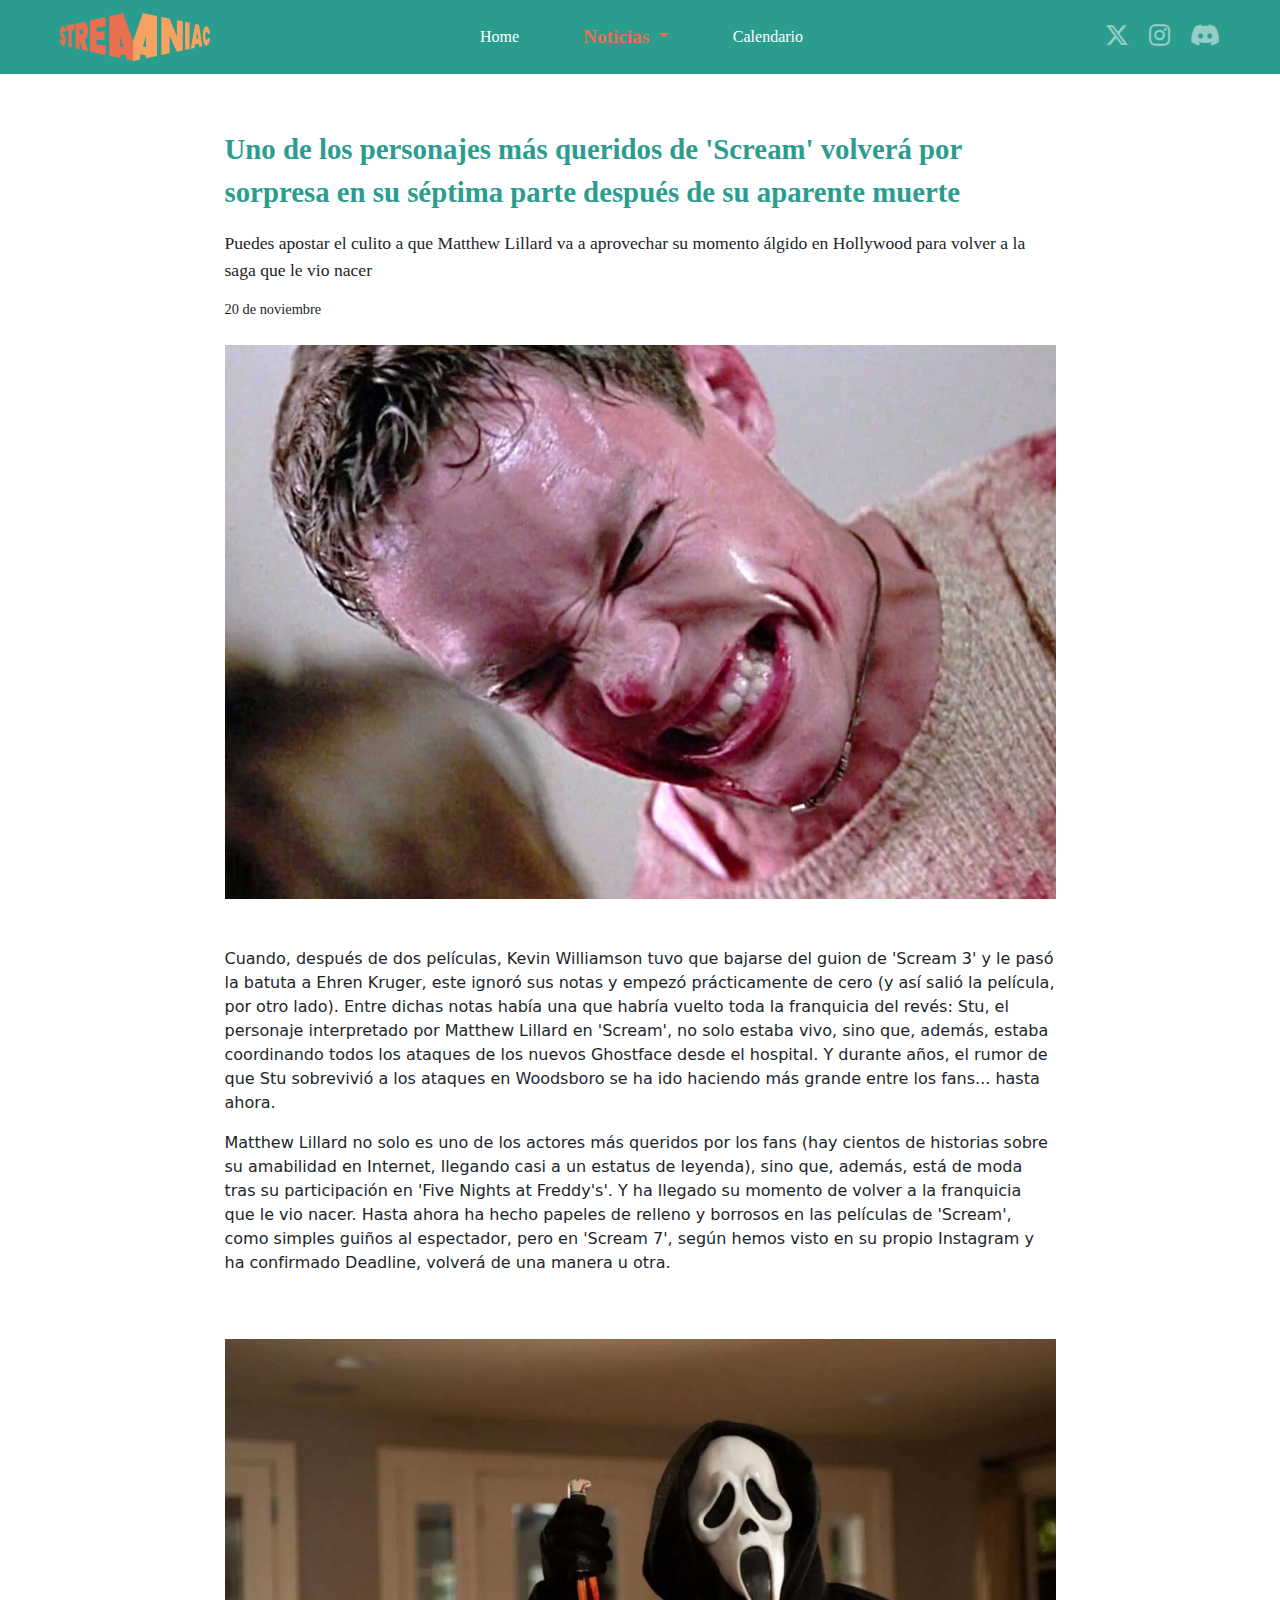
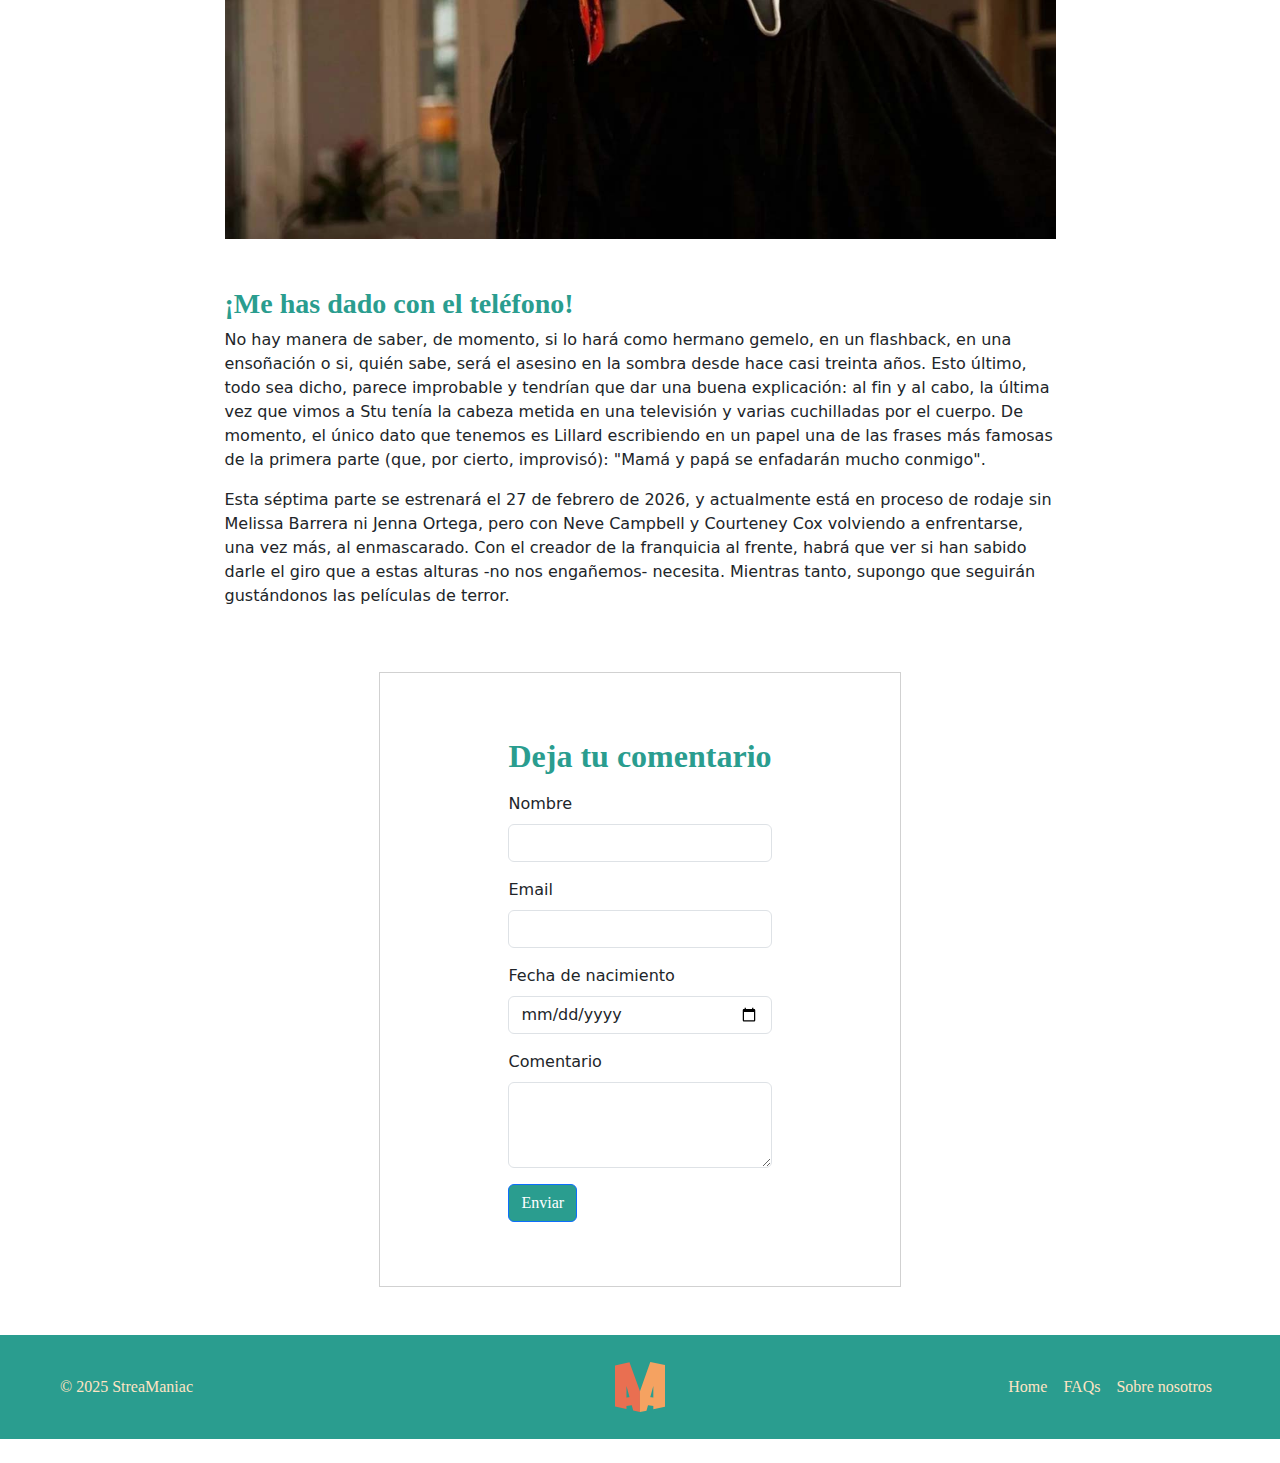
<file: entradas/'Scream.html>
<!DOCTYPE html>
<html lang="es">
  <head>
    <meta charset="UTF-8">
    <meta name="viewport" content="width=device-width, initial-scale=1.0">
    <title>Uno de los personajes más queridos de 'Scream' volverá por sorpresa en su séptima parte después de su aparente muerte</title>
    <link href="https://cdn.jsdelivr.net/npm/bootstrap@5.3.3/dist/css/bootstrap.min.css" rel="stylesheet" integrity="sha384-QWTKZyjpPEjISv5WaRU9OFeRpok6YctnYmDr5pNlyT2bRjXh0JMhjY6hW+ALEwIH" crossorigin="anonymous">
    <link rel="stylesheet" href="../css/entradaspeliculas.css">
    <link rel="stylesheet" href="https://cdn.jsdelivr.net/npm/bootstrap-icons@1.11.3/font/bootstrap-icons.min.css">
    <link rel="shortcut icon" href="../img/m.svg" type="image/x-icon">
  </head>
  <body>
    <nav id="nav" class="navbar navbar-expand-lg py-2 fixed-top">
      <div class="container-fluid ms-5">
        <a class="navbar-brand" href="./Index.html">
          <img src="../img/streamaniacdef.svg" alt="error" width="150" class="logo logo-lg d-none d-lg-block d-xl-block d-xxl  ">
          <img src="../img/m.svg" alt="error" width="50" class="logo logo-sm d-md-block d-sm-block d-lg-none">
        </a>
        <button id="botonnav" class="navbar-toggler me-3" type="button" data-bs-toggle="collapse" data-bs-target="#navbarSupportedContent" aria-controls="navbarSupportedContent" aria-expanded="false">
          <span id="icononav" class=" d-flex justify-content-center align-items-center ">
            <img src="../img/list.svg" alt="">
          </span>
        </button>
        <div class="collapse navbar-collapse" id="navbarSupportedContent">
          <ul class="navbar-nav mx-auto mb-2 mb-lg-0 d-flex justify-content-center align-items-center ">
            <li class="nav-item me-5">
              <a id="home" class="nav-link active" aria-current="page" href="../Index.html">Home</a>
            </li>
            <li class="nav-item dropdown me-5">
              <a id="noticias" class="nav-link dropdown-toggle" href="#" role="button" data-bs-toggle="dropdown" aria-expanded="false"> Noticias </a>
              <ul id="subnoticias" class="dropdown-menu me-5">
                <li>
                  <a id="series" class="dropdown-item" href="../series.html">Series</a>
                </li>
                <li>
                  <hr class="dropdown-divider">
                </li>
                <li>
                  <a id="peliculas" class="dropdown-item" href="../peliculas.html">Películas</a>
                </li>
              </ul>
            </li>
            <li class="nav-item me-5">
              <a id="calendario" class="nav-link" href="../calendario.html">Calendario</a>
            </li>
          </ul>
          <div>
            <i class="fa-brands fa-x-twitter me-3 fs-4 text-white-50" id="twitter"></i>
            <i class="fa-brands fa-instagram me-3 fs-4 text-white-50" id="instagram"></i>
            <i class="fa-brands fa-discord me-5 fs-4 text-white-50" id="discord"></i>
          </div>
        </div>
      </div>
    </nav>
    <div class="container entrada">
      <div class="row justify-content-center">
        <div class=" text-center w-75">
          <p class="titulo">Uno de los personajes más queridos de 'Scream' volverá por sorpresa en su séptima parte después de su aparente muerte</p>
          <p class="subtitulo ">Puedes apostar el culito a que Matthew Lillard va a aprovechar su momento álgido en Hollywood para volver a la saga que le vio nacer</p>
          <p class="fecha mb-4">20 de noviembre</p>
        </div>
        <img src="../img/scream.jpeg" alt="" class="w-75 mb-5">
        <div class="texto w-75 ">
          <p>Cuando, después de dos películas, Kevin Williamson tuvo que bajarse del guion de 'Scream 3' y le pasó la batuta a Ehren Kruger, este ignoró sus notas y empezó prácticamente de cero (y así salió la película, por otro lado). Entre dichas notas había una que habría vuelto toda la franquicia del revés: Stu, el personaje interpretado por Matthew Lillard en 'Scream', no solo estaba vivo, sino que, además, estaba coordinando todos los ataques de los nuevos Ghostface desde el hospital. Y durante años, el rumor de que Stu sobrevivió a los ataques en Woodsboro se ha ido haciendo más grande entre los fans... hasta ahora. </p>
          <p class="mb-5">Matthew Lillard no solo es uno de los actores más queridos por los fans (hay cientos de historias sobre su amabilidad en Internet, llegando casi a un estatus de leyenda), sino que, además, está de moda tras su participación en 'Five Nights at Freddy's'. Y ha llegado su momento de volver a la franquicia que le vio nacer. Hasta ahora ha hecho papeles de relleno y borrosos en las películas de 'Scream', como simples guiños al espectador, pero en 'Scream 7', según hemos visto en su propio Instagram y ha confirmado Deadline, volverá de una manera u otra. </p>
          <img src="../img/Scream-Portada.jpg" alt="" class="w-100 mt-3">
          <h3 class="titulodentrodetexto mt-5">¡Me has dado con el teléfono!</h3>
          <p class="">No hay manera de saber, de momento, si lo hará como hermano gemelo, en un flashback, en una ensoñación o si, quién sabe, será el asesino en la sombra desde hace casi treinta años. Esto último, todo sea dicho, parece improbable y tendrían que dar una buena explicación: al fin y al cabo, la última vez que vimos a Stu tenía la cabeza metida en una televisión y varias cuchilladas por el cuerpo. De momento, el único dato que tenemos es Lillard escribiendo en un papel una de las frases más famosas de la primera parte (que, por cierto, improvisó): "Mamá y papá se enfadarán mucho conmigo". </p>
          <p> Esta séptima parte se estrenará el 27 de febrero de 2026, y actualmente está en proceso de rodaje sin Melissa Barrera ni Jenna Ortega, pero con Neve Campbell y Courteney Cox volviendo a enfrentarse, una vez más, al enmascarado. Con el creador de la franquicia al frente, habrá que ver si han sabido darle el giro que a estas alturas -no nos engañemos- necesita. Mientras tanto, supongo que seguirán gustándonos las películas de terror.</p>
        </div>
      </div>
    </div>
    <form action="mensaje.html" class="container d-flex justify-content-center align-items-center mt-5">
      <div class="row">
        <div class="col-md-12 col-sm-12 col-12 borde">
          <h2 class="mb-3 mt-5 dejatucomentario">Deja tu comentario</h2>
          <div class="mb-3">
            <label for="nombre" class="form-label">Nombre</label>
            <input type="text" class="form-control" id="nombre" name="nombre" required maxlength="50">
          </div>
          <div class="mb-3">
            <label for="email" class="form-label">Email</label>
            <input type="email" class="form-control" id="email" name="email" required maxlength="50">
          </div>
          <div class="mb-3">
            <label for="fecha" class="form-label">Fecha de nacimiento</label>
            <input type="date" class="form-control" id="fecha" name="fecha" required min="1900-01-01">
          </div>
          <div class="mb-3">
            <label for="comentario" class="form-label">Comentario</label>
            <textarea class="form-control" id="comentario" name="comentario" rows="3" required maxlength="200"></textarea>
          </div>
          <button type="submit" class="btn btn-primary  botonenviar">Enviar</button>
        </div>
      </div>
    </form>
    <div class="container-fluid footer mt-5">
      <footer class="d-flex flex-wrap justify-content-between align-items-center py-3 my-4  ms-5 me-5">
        <p class="col-md-4 mb-0 ">&copy; 2025 StreaManiac</p>
        <a href="/" class="col-md-4 d-flex align-items-center justify-content-center mb-3 mb-md-0 me-md-auto link-body-emphasis text-decoration-none">
          <img src="../img/m.svg" alt="error" width="50" class="logo logo-lg">
        </a>
        <ul class="col-md-4 d-flex justify-content-end list-unstyled ">
          <li class="nav-item footermas mt-4 m-2">
            <a href="#" class="nav-link">Home</a>
          </li>
          <li class="nav-item footermas mt-4 m-2">
            <a href="#" class="nav-link">FAQs</a>
          </li>
          <li class="nav-item footermas mt-4 m-2">
            <a href="#" class="nav-link">Sobre nosotros</a>
          </li>
        </ul>
      </footer>
    </div>
    <script src="https://cdn.jsdelivr.net/npm/bootstrap@5.3.3/dist/js/bootstrap.bundle.min.js" integrity="sha384-YvpcrYf0tY3lHB60NNkmXc5s9fDVZLESaAA55NDzOxhy9GkcIdslK1eN7N6jIeHz" crossorigin="anonymous"></script>
  </body>
</html>
</file>
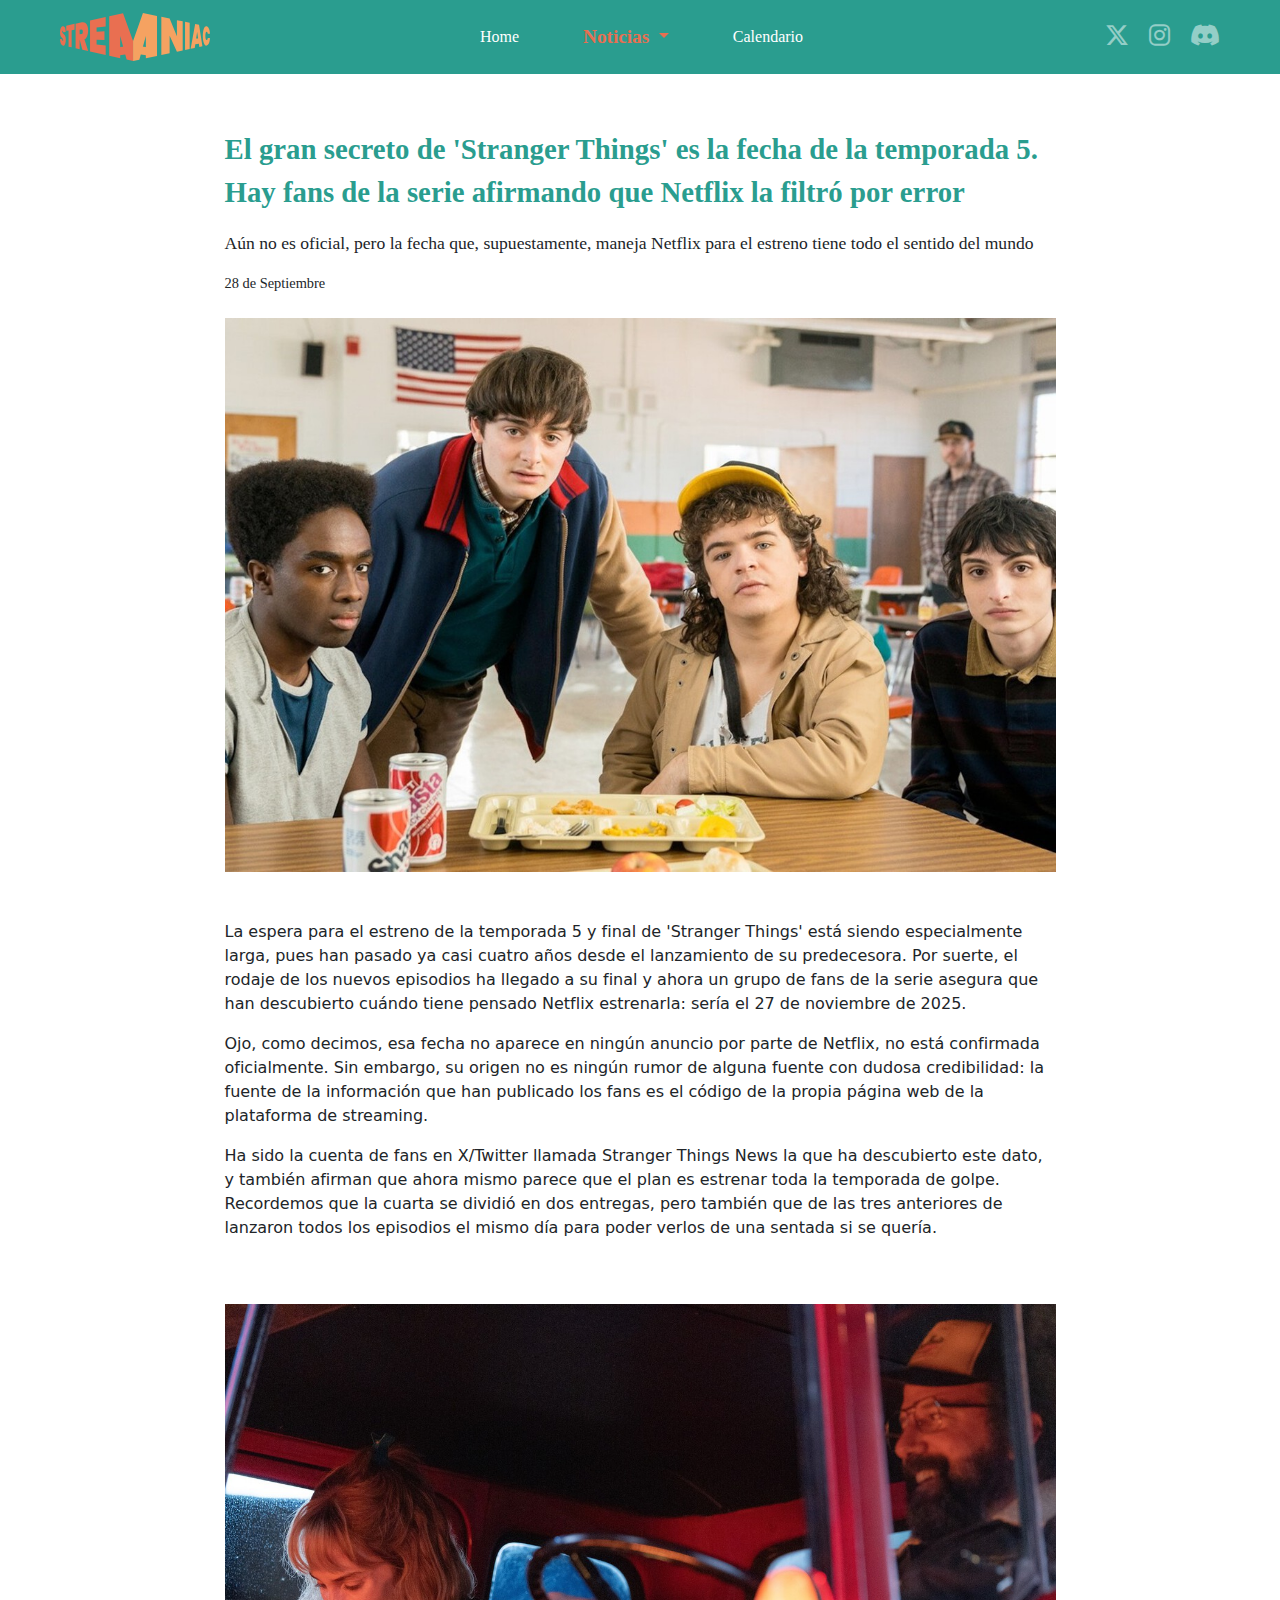
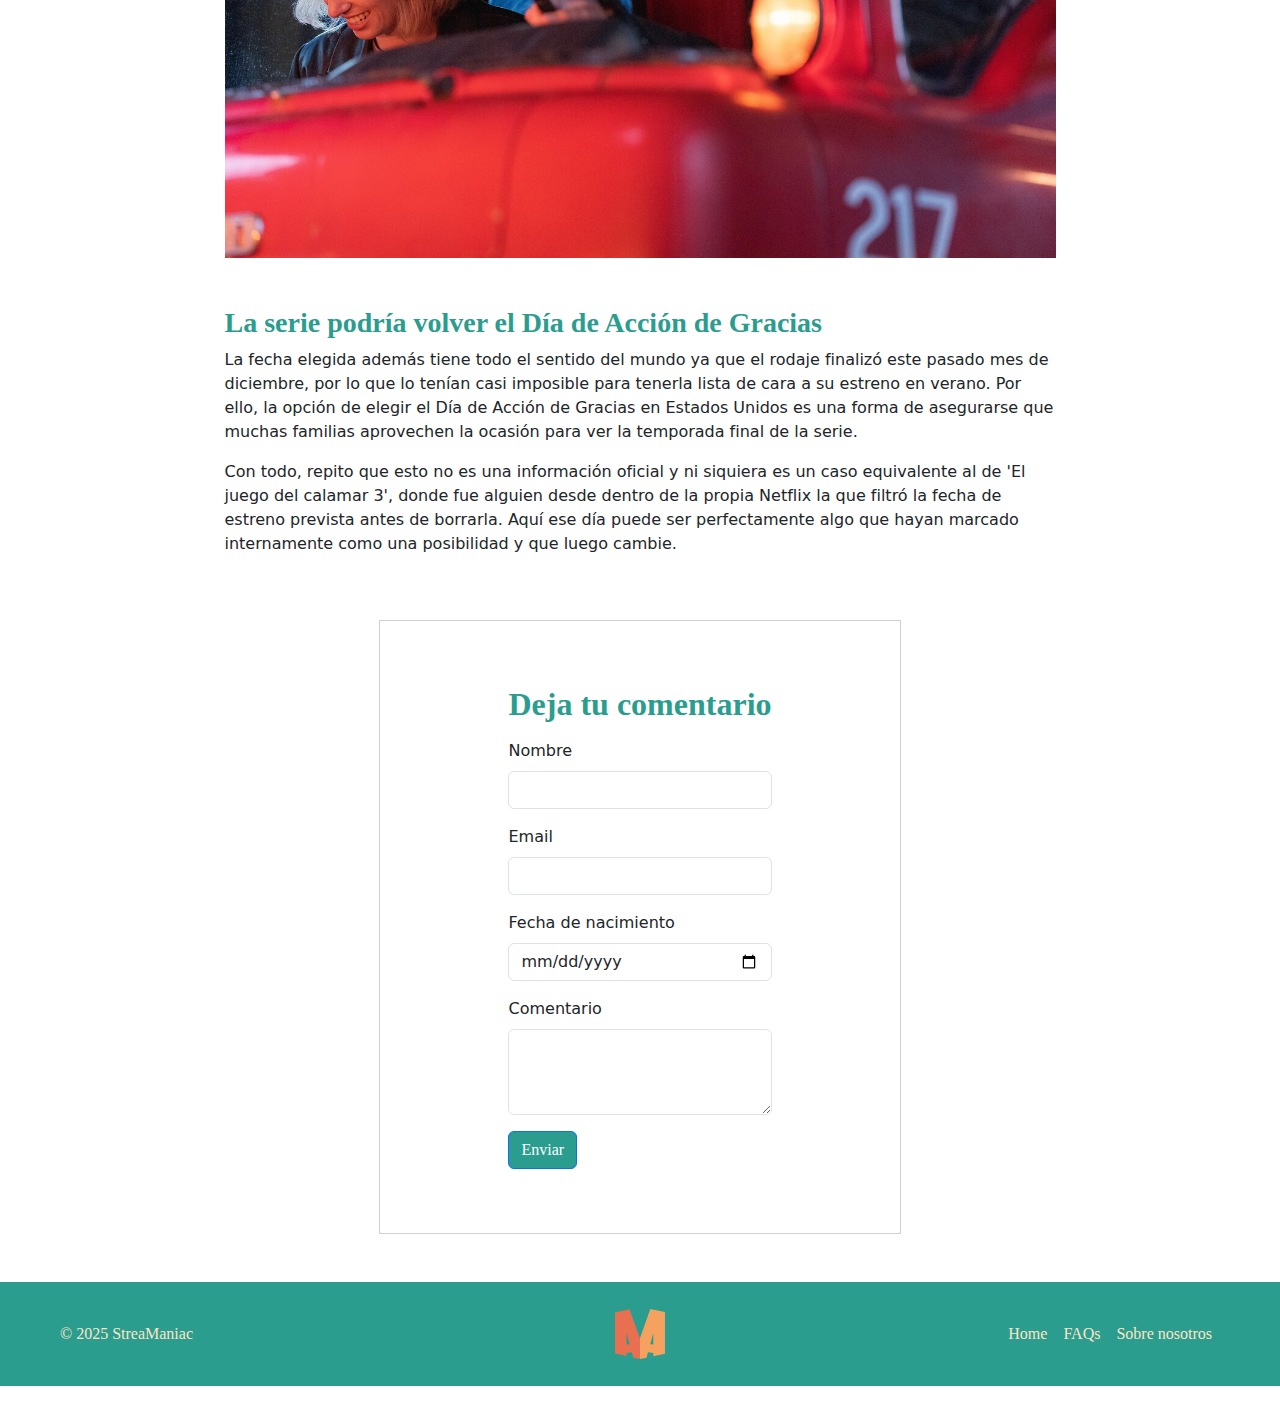
<file: entradas/'Stranger.html>
<!DOCTYPE html>
<html lang="es">
  <head>
    <meta charset="UTF-8">
    <meta name="viewport" content="width=device-width, initial-scale=1.0">
    <title>El gran secreto de 'Stranger Things' es la fecha de la temporada 5</title>
    <link href="https://cdn.jsdelivr.net/npm/bootstrap@5.3.3/dist/css/bootstrap.min.css" rel="stylesheet" integrity="sha384-QWTKZyjpPEjISv5WaRU9OFeRpok6YctnYmDr5pNlyT2bRjXh0JMhjY6hW+ALEwIH" crossorigin="anonymous">
    <link rel="stylesheet" href="../css/entradaspeliculas.css">
    <link rel="stylesheet" href="https://cdn.jsdelivr.net/npm/bootstrap-icons@1.11.3/font/bootstrap-icons.min.css">
    <link rel="shortcut icon" href="../img/m.svg" type="image/x-icon">
  </head>
  <body>
    <nav id="nav" class="navbar navbar-expand-lg py-2 fixed-top">
      <div class="container-fluid ms-5">
        <a class="navbar-brand" href="./Index.html">
          <img src="../img/streamaniacdef.svg" alt="error" width="150" class="logo logo-lg d-none d-lg-block d-xl-block d-xxl  ">
          <img src="../img/m.svg" alt="error" width="50" class="logo logo-sm d-md-block d-sm-block d-lg-none">
        </a>
        <button id="botonnav" class="navbar-toggler me-3" type="button" data-bs-toggle="collapse" data-bs-target="#navbarSupportedContent" aria-controls="navbarSupportedContent" aria-expanded="false">
          <span id="icononav" class=" d-flex justify-content-center align-items-center ">
            <img src="../img/list.svg" alt="">
          </span>
        </button>
        <div class="collapse navbar-collapse" id="navbarSupportedContent">
          <ul class="navbar-nav mx-auto mb-2 mb-lg-0 d-flex justify-content-center align-items-center ">
            <li class="nav-item me-5">
              <a id="home" class="nav-link active" aria-current="page" href="../Index.html">Home</a>
            </li>
            <li class="nav-item dropdown me-5">
              <a id="noticias" class="nav-link dropdown-toggle" href="#" role="button" data-bs-toggle="dropdown" aria-expanded="false"> Noticias </a>
              <ul id="subnoticias" class="dropdown-menu me-5">
                <li>
                  <a id="series" class="dropdown-item" href="../series.html">Series</a>
                </li>
                <li>
                  <hr class="dropdown-divider">
                </li>
                <li>
                  <a id="peliculas" class="dropdown-item" href="../peliculas.html">Películas</a>
                </li>
              </ul>
            </li>
            <li class="nav-item me-5">
              <a id="calendario" class="nav-link" href="../calendario.html">Calendario</a>
            </li>
          </ul>
          <div>
            <i class="fa-brands fa-x-twitter me-3 fs-4 text-white-50" id="twitter"></i>
            <i class="fa-brands fa-instagram me-3 fs-4 text-white-50" id="instagram"></i>
            <i class="fa-brands fa-discord me-5 fs-4 text-white-50" id="discord"></i>
          </div>
        </div>
      </div>
    </nav>
    <div class="container entrada">
      <div class="row justify-content-center">
        <div class=" text-center w-75">
          <p class="titulo">El gran secreto de 'Stranger Things' es la fecha de la temporada 5. Hay fans de la serie afirmando que Netflix la filtró por error</p>
          <p class="subtitulo ">Aún no es oficial, pero la fecha que, supuestamente, maneja Netflix para el estreno tiene todo el sentido del mundo</p>
          <p class="fecha mb-4">28 de Septiembre</p>
        </div>
        <img src="../img/stranger.jpeg" alt="" class="w-75 mb-5">
        <div class="texto w-75 ">
          <p>La espera para el estreno de la temporada 5 y final de 'Stranger Things' está siendo especialmente larga, pues han pasado ya casi cuatro años desde el lanzamiento de su predecesora. Por suerte, el rodaje de los nuevos episodios ha llegado a su final y ahora un grupo de fans de la serie asegura que han descubierto cuándo tiene pensado Netflix estrenarla: sería el 27 de noviembre de 2025. </p>
          <p> Ojo, como decimos, esa fecha no aparece en ningún anuncio por parte de Netflix, no está confirmada oficialmente. Sin embargo, su origen no es ningún rumor de alguna fuente con dudosa credibilidad: la fuente de la información que han publicado los fans es el código de la propia página web de la plataforma de streaming. </p>
          <p class="mb-5">Ha sido la cuenta de fans en X/Twitter llamada Stranger Things News la que ha descubierto este dato, y también afirman que ahora mismo parece que el plan es estrenar toda la temporada de golpe. Recordemos que la cuarta se dividió en dos entregas, pero también que de las tres anteriores de lanzaron todos los episodios el mismo día para poder verlos de una sentada si se quería.</p>
          <img src="../img/stranger2.jpeg" alt="" class="w-100 mt-3">
          <h3 class="titulodentrodetexto mt-5">La serie podría volver el Día de Acción de Gracias</h3>
          <p class="">La fecha elegida además tiene todo el sentido del mundo ya que el rodaje finalizó este pasado mes de diciembre, por lo que lo tenían casi imposible para tenerla lista de cara a su estreno en verano. Por ello, la opción de elegir el Día de Acción de Gracias en Estados Unidos es una forma de asegurarse que muchas familias aprovechen la ocasión para ver la temporada final de la serie. </p>
          <p> Con todo, repito que esto no es una información oficial y ni siquiera es un caso equivalente al de 'El juego del calamar 3', donde fue alguien desde dentro de la propia Netflix la que filtró la fecha de estreno prevista antes de borrarla. Aquí ese día puede ser perfectamente algo que hayan marcado internamente como una posibilidad y que luego cambie.</p>
        </div>
      </div>
    </div>
    <form action="mensaje.html" class="container d-flex justify-content-center align-items-center mt-5">
      <div class="row">
        <div class="col-md-12 col-sm-12 col-12 borde">
          <h2 class="mb-3 mt-5 dejatucomentario">Deja tu comentario</h2>
          <div class="mb-3">
            <label for="nombre" class="form-label">Nombre</label>
            <input type="text" class="form-control" id="nombre" name="nombre" required maxlength="50">
          </div>
          <div class="mb-3">
            <label for="email" class="form-label">Email</label>
            <input type="email" class="form-control" id="email" name="email" required maxlength="50">
          </div>
          <div class="mb-3">
            <label for="fecha" class="form-label">Fecha de nacimiento</label>
            <input type="date" class="form-control" id="fecha" name="fecha" required min="1900-01-01">
          </div>
          <div class="mb-3">
            <label for="comentario" class="form-label">Comentario</label>
            <textarea class="form-control" id="comentario" name="comentario" rows="3" required maxlength="200"></textarea>
          </div>
          <button type="submit" class="btn btn-primary  botonenviar">Enviar</button>
        </div>
      </div>
    </form>
    <div class="container-fluid footer mt-5">
      <footer class="d-flex flex-wrap justify-content-between align-items-center py-3 my-4  ms-5 me-5">
        <p class="col-md-4 mb-0 ">&copy; 2025 StreaManiac</p>
        <a href="/" class="col-md-4 d-flex align-items-center justify-content-center mb-3 mb-md-0 me-md-auto link-body-emphasis text-decoration-none">
          <img src="../img/m.svg" alt="error" width="50" class="logo logo-lg">
        </a>
        <ul class="col-md-4 d-flex justify-content-end list-unstyled ">
          <li class="nav-item footermas mt-4 m-2">
            <a href="#" class="nav-link">Home</a>
          </li>
          <li class="nav-item footermas mt-4 m-2">
            <a href="#" class="nav-link">FAQs</a>
          </li>
          <li class="nav-item footermas mt-4 m-2">
            <a href="#" class="nav-link">Sobre nosotros</a>
          </li>
        </ul>
      </footer>
    </div>
    <script src="https://cdn.jsdelivr.net/npm/bootstrap@5.3.3/dist/js/bootstrap.bundle.min.js" integrity="sha384-YvpcrYf0tY3lHB60NNkmXc5s9fDVZLESaAA55NDzOxhy9GkcIdslK1eN7N6jIeHz" crossorigin="anonymous"></script>
  </body>
</html>
</file>
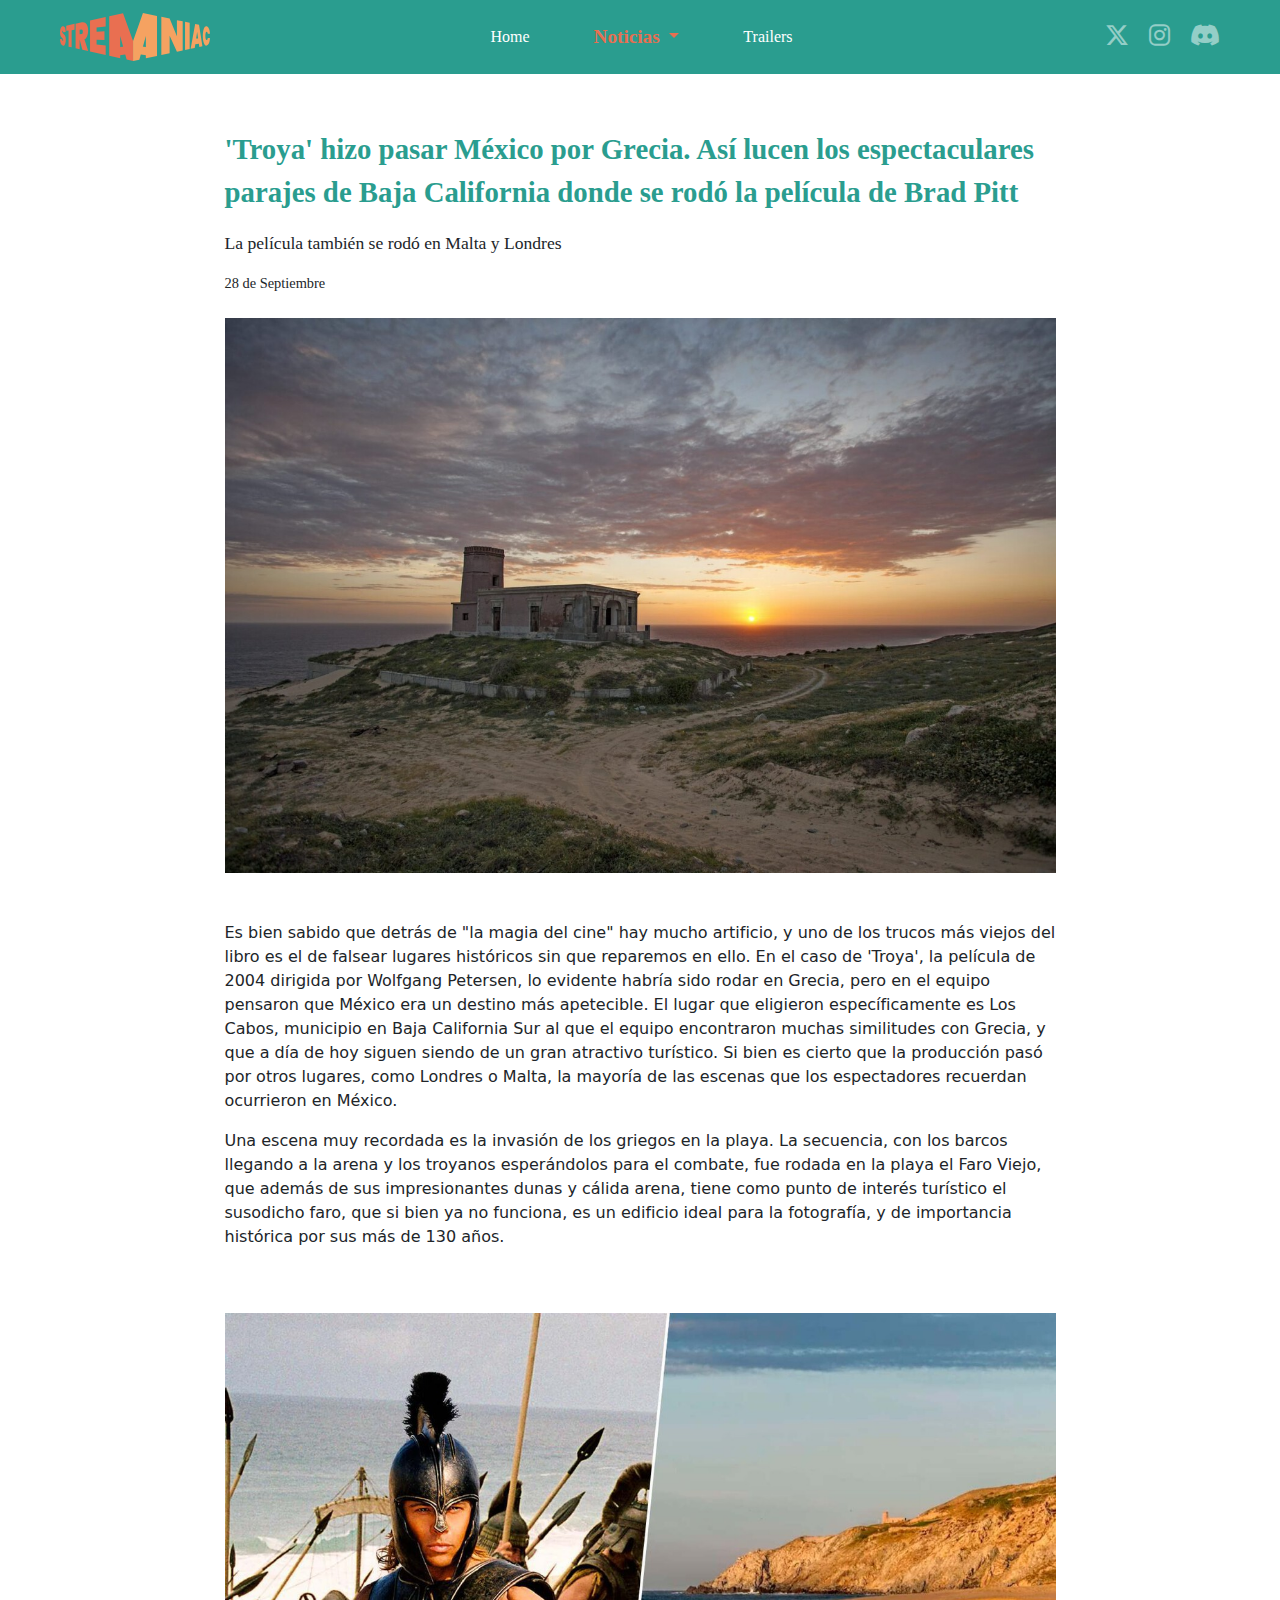
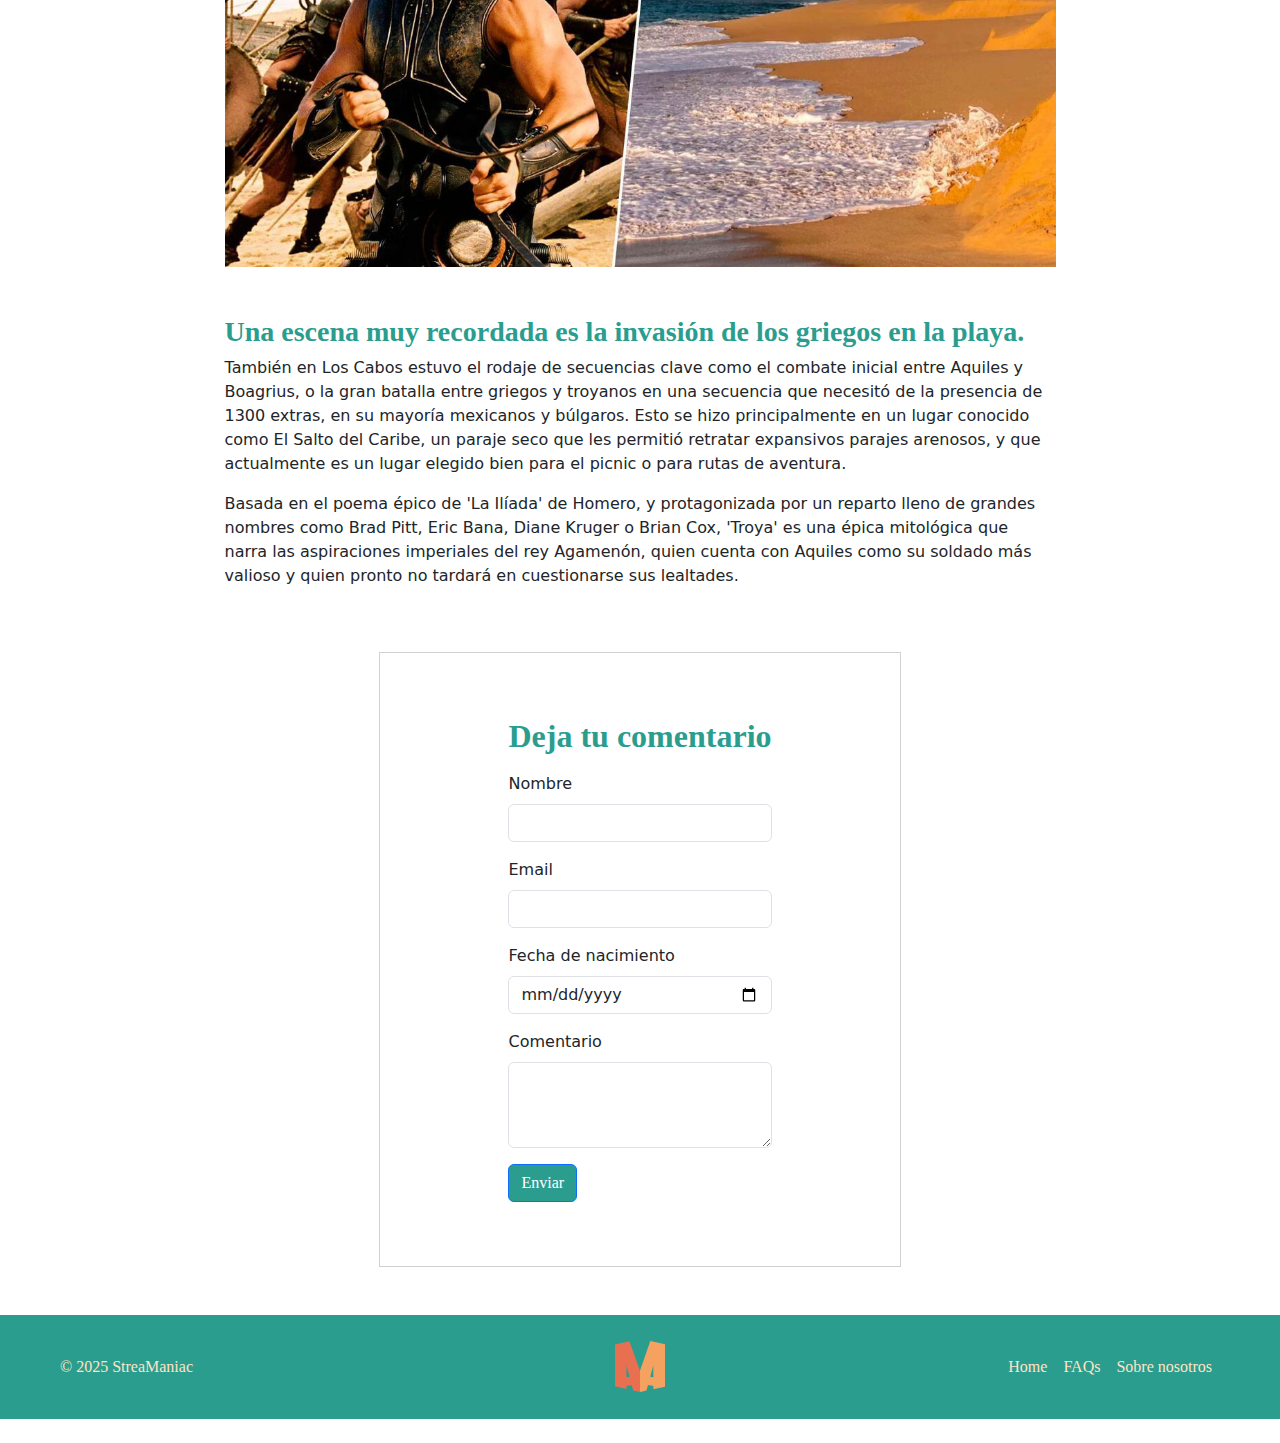
<file: entradas/'Troya'_hizo_pasar_México_por_Grecia.html>
<!DOCTYPE html>
<html lang="es">
  <head>
    <meta charset="UTF-8">
    <meta name="viewport" content="width=device-width, initial-scale=1.0">
    <title>'Troya' hizo pasar México por Grecia. Así lucen los espectaculares parajes de Baja California donde se rodó la película de Brad Pitt</title>
    <link href="https://cdn.jsdelivr.net/npm/bootstrap@5.3.3/dist/css/bootstrap.min.css" rel="stylesheet" integrity="sha384-QWTKZyjpPEjISv5WaRU9OFeRpok6YctnYmDr5pNlyT2bRjXh0JMhjY6hW+ALEwIH" crossorigin="anonymous">
    <link rel="stylesheet" href="../css/entradaspeliculas.css">
    <link rel="stylesheet" href="https://cdn.jsdelivr.net/npm/bootstrap-icons@1.11.3/font/bootstrap-icons.min.css">
    <link rel="shortcut icon" href="../img/m.svg" type="image/x-icon">
  </head>
  <body>
    <nav id="nav" class="navbar navbar-expand-lg py-2 fixed-top">
      <div class="container-fluid ms-5">
        <a class="navbar-brand" href="./Index.html">
          <img src="../img/streamaniacdef.svg" alt="error" width="150" class="logo logo-lg d-none d-lg-block d-xl-block d-xxl  ">
          <img src="../img/m.svg" alt="error" width="50" class="logo logo-sm d-md-block d-sm-block d-lg-none">
        </a>
        <button id="botonnav" class="navbar-toggler me-3" type="button" data-bs-toggle="collapse" data-bs-target="#navbarSupportedContent" aria-controls="navbarSupportedContent" aria-expanded="false">
          <span id="icononav" class=" d-flex justify-content-center align-items-center ">
            <img src="../img/list.svg" alt="">
          </span>
        </button>
        <div class="collapse navbar-collapse" id="navbarSupportedContent">
          <ul class="navbar-nav mx-auto mb-2 mb-lg-0 d-flex justify-content-center align-items-center ">
            <li class="nav-item me-5">
              <a id="home" class="nav-link active" aria-current="page" href="../Index.html">Home</a>
            </li>
            <li class="nav-item dropdown me-5">
              <a id="noticias" class="nav-link dropdown-toggle" href="#" role="button" data-bs-toggle="dropdown" aria-expanded="false"> Noticias </a>
              <ul id="subnoticias" class="dropdown-menu me-5">
                <li>
                  <a id="series" class="dropdown-item" href="../series.html">Series</a>
                </li>
                <li>
                  <hr class="dropdown-divider">
                </li>
                <li>
                  <a id="peliculas" class="dropdown-item" href="../peliculas.html">Películas</a>
                </li>
              </ul>
            </li>
            <li class="nav-item me-5">
              <a id="calendario" class="nav-link" href="../calendario.html">Trailers</a>
            </li>
          </ul>
          <div>
            <i class="fa-brands fa-x-twitter me-3 fs-4 text-white-50" id="twitter"></i>
            <i class="fa-brands fa-instagram me-3 fs-4 text-white-50" id="instagram"></i>
            <i class="fa-brands fa-discord me-5 fs-4 text-white-50" id="discord"></i>
          </div>
        </div>
      </div>
    </nav>
    <div class="container entrada">
      <div class="row justify-content-center">
        <div class=" text-center w-75">
          <p class="titulo">'Troya' hizo pasar México por Grecia. Así lucen los espectaculares parajes de Baja California donde se rodó la película de Brad Pitt</p>
          <p class="subtitulo ">La película también se rodó en Malta y Londres</p>
          <p class="fecha mb-4">28 de Septiembre</p>
        </div>
        <img src="../img/troya2.jpeg" alt="" class="w-75 mb-5">
        <div class="texto w-75 ">
          <p>Es bien sabido que detrás de "la magia del cine" hay mucho artificio, y uno de los trucos más viejos del libro es el de falsear lugares históricos sin que reparemos en ello. En el caso de 'Troya', la película de 2004 dirigida por Wolfgang Petersen, lo evidente habría sido rodar en Grecia, pero en el equipo pensaron que México era un destino más apetecible. El lugar que eligieron específicamente es Los Cabos, municipio en Baja California Sur al que el equipo encontraron muchas similitudes con Grecia, y que a día de hoy siguen siendo de un gran atractivo turístico. Si bien es cierto que la producción pasó por otros lugares, como Londres o Malta, la mayoría de las escenas que los espectadores recuerdan ocurrieron en México. </p>
          <p class="mb-5">Una escena muy recordada es la invasión de los griegos en la playa. La secuencia, con los barcos llegando a la arena y los troyanos esperándolos para el combate, fue rodada en la playa el Faro Viejo, que además de sus impresionantes dunas y cálida arena, tiene como punto de interés turístico el susodicho faro, que si bien ya no funciona, es un edificio ideal para la fotografía, y de importancia histórica por sus más de 130 años. </p>
          <img src="../img/troya1.jpeg" alt="" class="w-100 mt-3">
          <h3 class="titulodentrodetexto mt-5">Una escena muy recordada es la invasión de los griegos en la playa.</h3>
          <p class="">También en Los Cabos estuvo el rodaje de secuencias clave como el combate inicial entre Aquiles y Boagrius, o la gran batalla entre griegos y troyanos en una secuencia que necesitó de la presencia de 1300 extras, en su mayoría mexicanos y búlgaros. Esto se hizo principalmente en un lugar conocido como El Salto del Caribe, un paraje seco que les permitió retratar expansivos parajes arenosos, y que actualmente es un lugar elegido bien para el picnic o para rutas de aventura. </p>
          <p> Basada en el poema épico de 'La Ilíada' de Homero, y protagonizada por un reparto lleno de grandes nombres como Brad Pitt, Eric Bana, Diane Kruger o Brian Cox, 'Troya' es una épica mitológica que narra las aspiraciones imperiales del rey Agamenón, quien cuenta con Aquiles como su soldado más valioso y quien pronto no tardará en cuestionarse sus lealtades.</p>
        </div>
      </div>
    </div>
    <form action="mensaje.html" class="container d-flex justify-content-center align-items-center mt-5">
      <div class="row">
        <div class="col-md-12 col-sm-12 col-12 borde">
          <h2 class="mb-3 mt-5 dejatucomentario">Deja tu comentario</h2>
          <div class="mb-3">
            <label for="nombre" class="form-label">Nombre</label>
            <input type="text" class="form-control" id="nombre" name="nombre" required maxlength="50">
          </div>
          <div class="mb-3">
            <label for="email" class="form-label">Email</label>
            <input type="email" class="form-control" id="email" name="email" required maxlength="50">
          </div>
          <div class="mb-3">
            <label for="fecha" class="form-label">Fecha de nacimiento</label>
            <input type="date" class="form-control" id="fecha" name="fecha" required min="1900-01-01">
          </div>
          <div class="mb-3">
            <label for="comentario" class="form-label">Comentario</label>
            <textarea class="form-control" id="comentario" name="comentario" rows="3" required maxlength="200"></textarea>
          </div>
          <button type="submit" class="btn btn-primary  botonenviar">Enviar</button>
        </div>
      </div>
    </form>
    <div class="container-fluid footer mt-5">
      <footer class="d-flex flex-wrap justify-content-between align-items-center py-3 my-4  ms-5 me-5">
        <p class="col-md-4 mb-0 ">&copy; 2025 StreaManiac</p>
        <a href="/" class="col-md-4 d-flex align-items-center justify-content-center mb-3 mb-md-0 me-md-auto link-body-emphasis text-decoration-none">
          <img src="../img/m.svg" alt="error" width="50" class="logo logo-lg">
        </a>
        <ul class="col-md-4 d-flex justify-content-end list-unstyled ">
          <li class="nav-item footermas mt-4 m-2">
            <a href="#" class="nav-link">Home</a>
          </li>
          <li class="nav-item footermas mt-4 m-2">
            <a href="#" class="nav-link">FAQs</a>
          </li>
          <li class="nav-item footermas mt-4 m-2">
            <a href="#" class="nav-link">Sobre nosotros</a>
          </li>
        </ul>
      </footer>
    </div>
    <script src="https://cdn.jsdelivr.net/npm/bootstrap@5.3.3/dist/js/bootstrap.bundle.min.js" integrity="sha384-YvpcrYf0tY3lHB60NNkmXc5s9fDVZLESaAA55NDzOxhy9GkcIdslK1eN7N6jIeHz" crossorigin="anonymous"></script>
  </body>
</html>
</file>
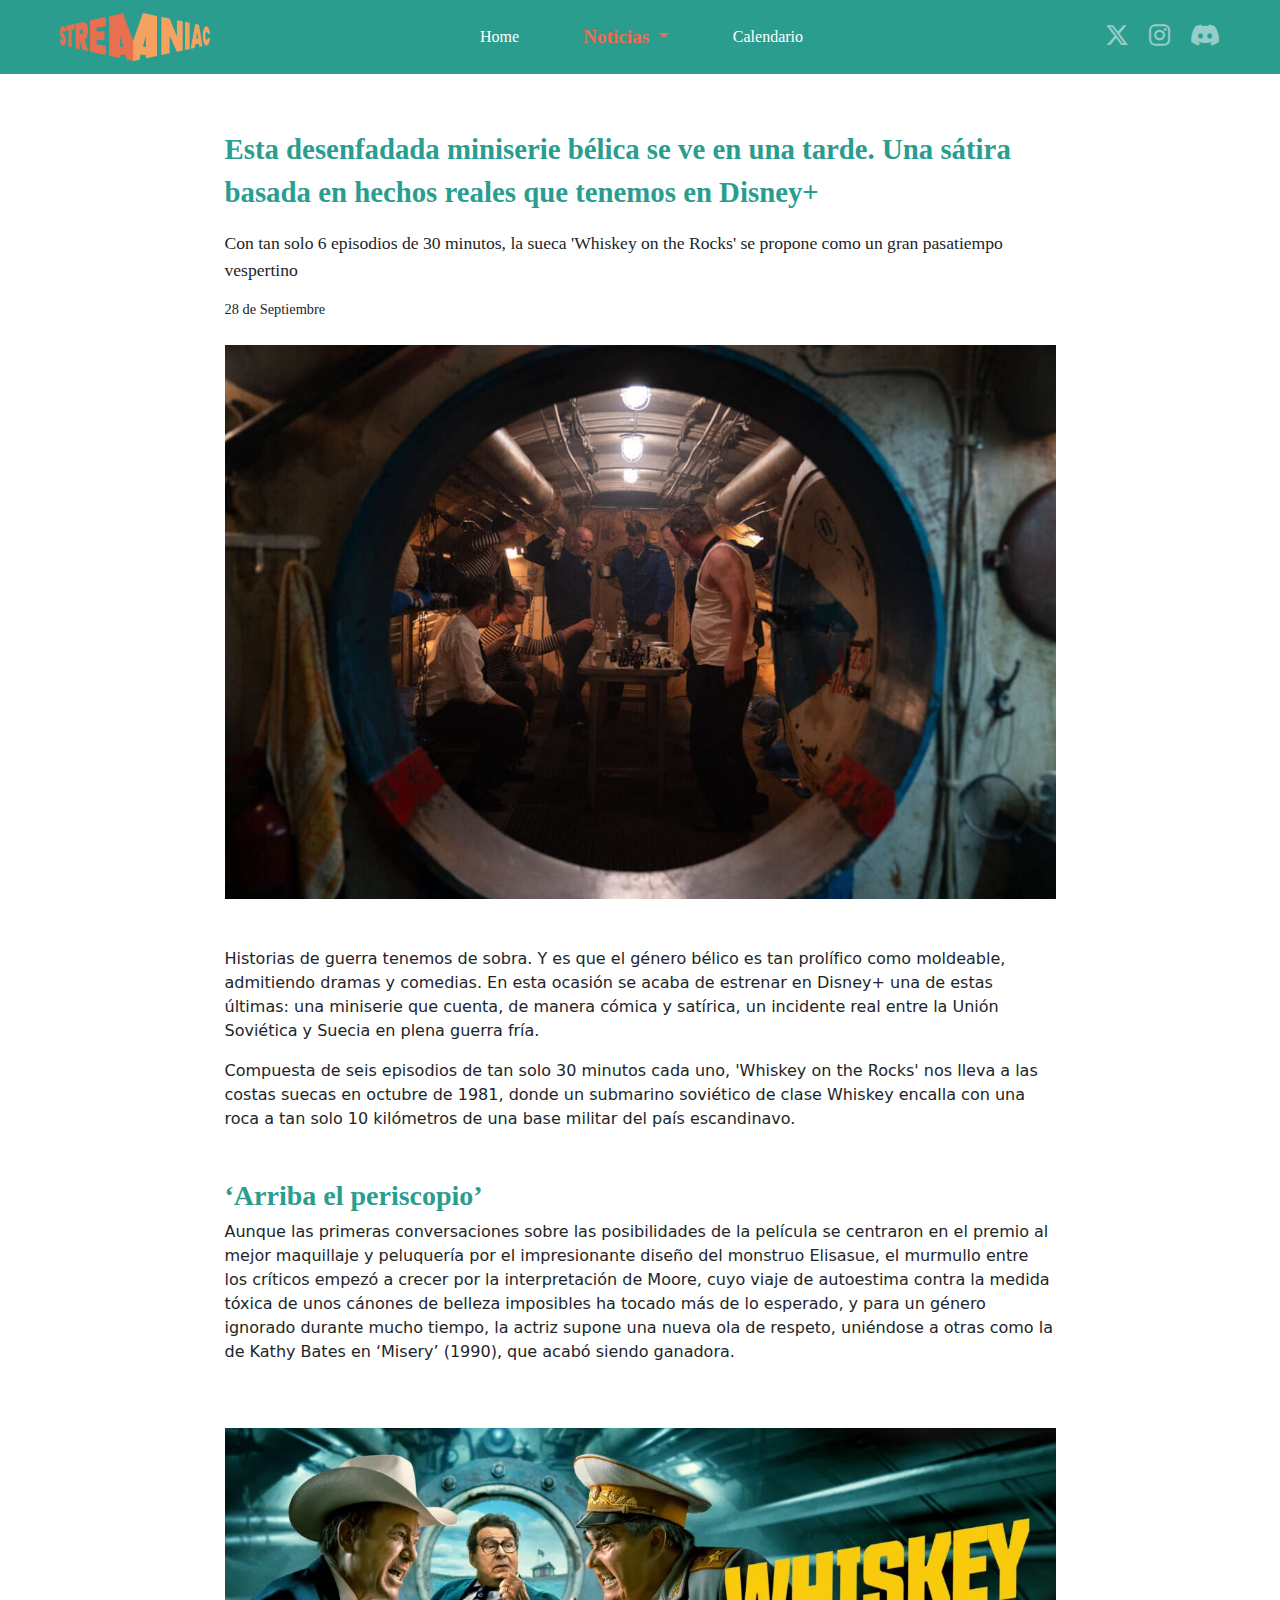
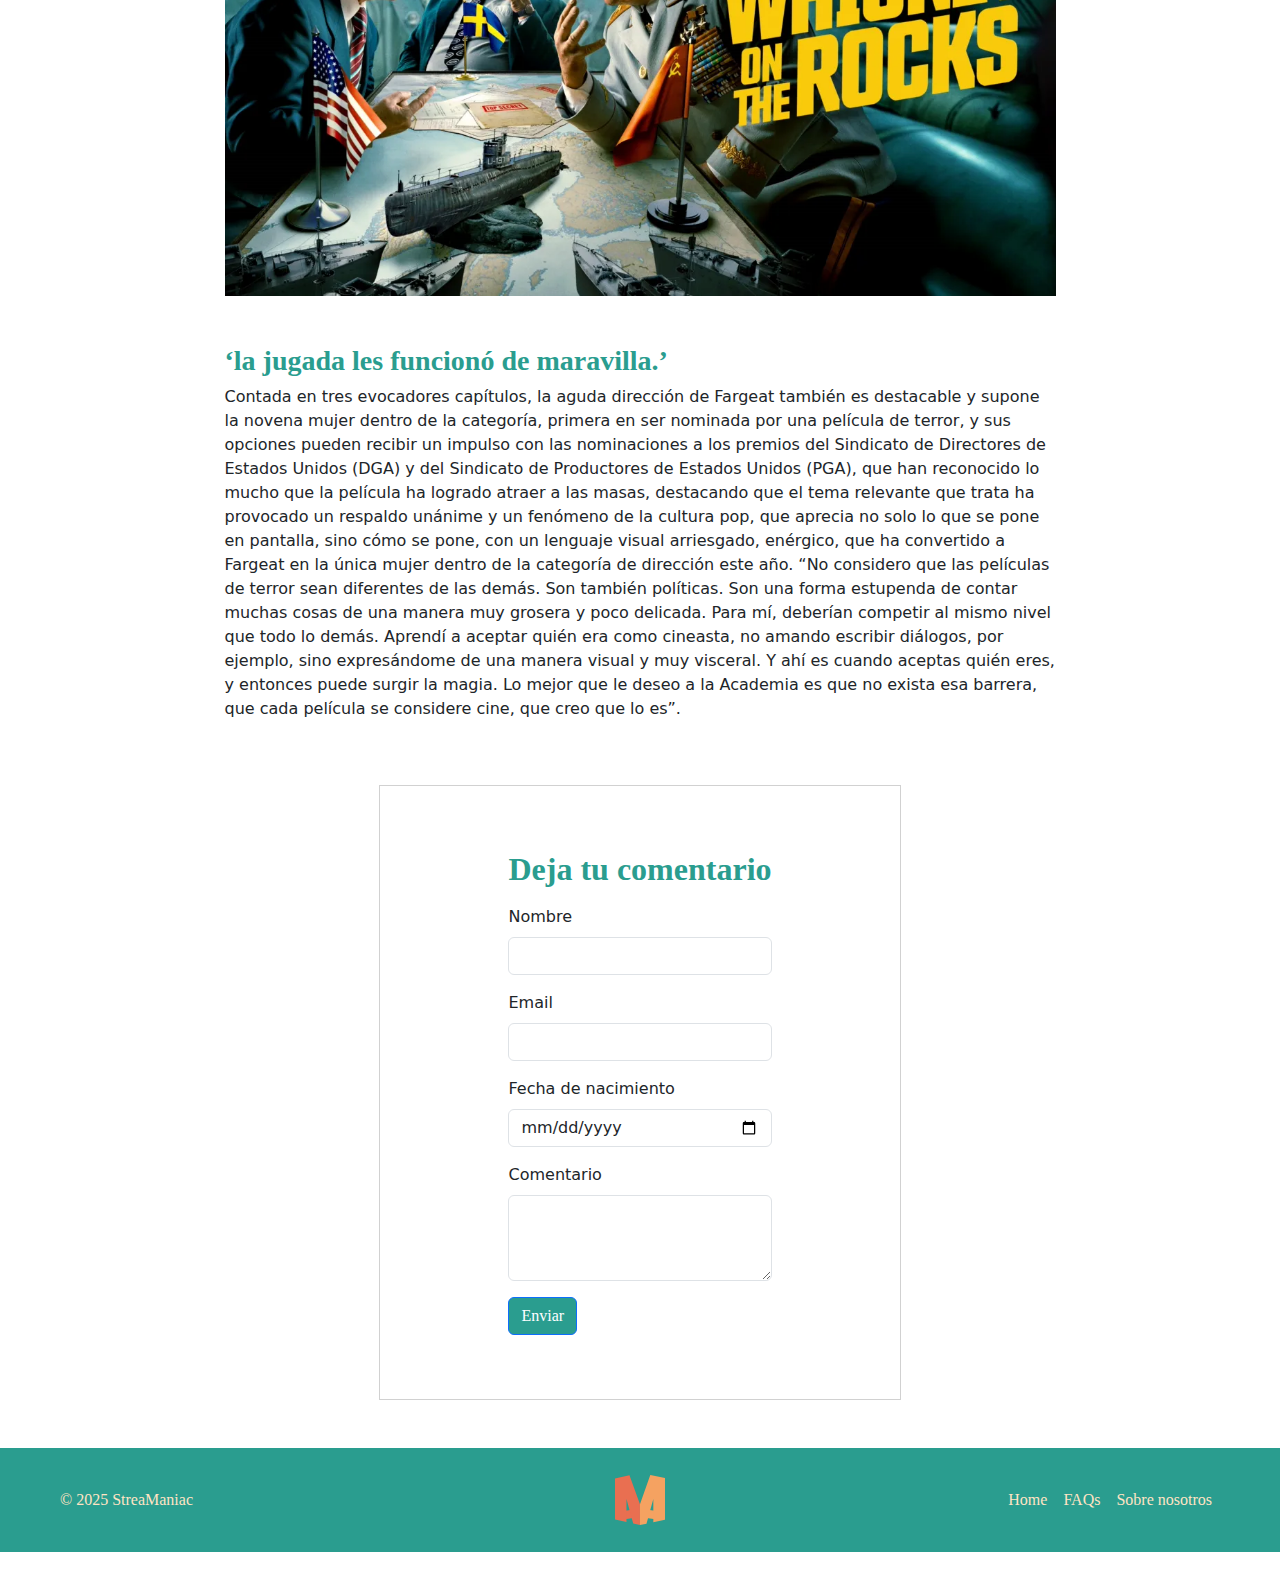
<file: entradas/Disney+.html>
<!DOCTYPE html>
<html lang="es">
  <head>
    <meta charset="UTF-8">
    <meta name="viewport" content="width=device-width, initial-scale=1.0">
    <title>Una sátira basada en hechos reales que tenemos en Disney+</title>
    <link href="https://cdn.jsdelivr.net/npm/bootstrap@5.3.3/dist/css/bootstrap.min.css" rel="stylesheet" integrity="sha384-QWTKZyjpPEjISv5WaRU9OFeRpok6YctnYmDr5pNlyT2bRjXh0JMhjY6hW+ALEwIH" crossorigin="anonymous">
    <link rel="stylesheet" href="../css/entradaspeliculas.css">
    <link rel="stylesheet" href="https://cdn.jsdelivr.net/npm/bootstrap-icons@1.11.3/font/bootstrap-icons.min.css">
    <link rel="shortcut icon" href="../img/m.svg" type="image/x-icon">
  </head>
  <body>
    <nav id="nav" class="navbar navbar-expand-lg py-2 fixed-top">
      <div class="container-fluid ms-5">
        <a class="navbar-brand" href="./Index.html">
          <img src="../img/streamaniacdef.svg" alt="error" width="150" class="logo logo-lg d-none d-lg-block d-xl-block d-xxl  ">
          <img src="../img/m.svg" alt="error" width="50" class="logo logo-sm d-md-block d-sm-block d-lg-none">
        </a>
        <button id="botonnav" class="navbar-toggler me-3" type="button" data-bs-toggle="collapse" data-bs-target="#navbarSupportedContent" aria-controls="navbarSupportedContent" aria-expanded="false">
          <span id="icononav" class=" d-flex justify-content-center align-items-center ">
            <img src="../img/list.svg" alt="">
          </span>
        </button>
        <div class="collapse navbar-collapse" id="navbarSupportedContent">
          <ul class="navbar-nav mx-auto mb-2 mb-lg-0 d-flex justify-content-center align-items-center ">
            <li class="nav-item me-5">
              <a id="home" class="nav-link active" aria-current="page" href="../Index.html">Home</a>
            </li>
            <li class="nav-item dropdown me-5">
              <a id="noticias" class="nav-link dropdown-toggle" href="#" role="button" data-bs-toggle="dropdown" aria-expanded="false"> Noticias </a>
              <ul id="subnoticias" class="dropdown-menu me-5">
                <li>
                  <a id="series" class="dropdown-item" href="../series.html">Series</a>
                </li>
                <li>
                  <hr class="dropdown-divider">
                </li>
                <li>
                  <a id="peliculas" class="dropdown-item" href="../peliculas.html">Películas</a>
                </li>
              </ul>
            </li>
            <li class="nav-item me-5">
              <a id="calendario" class="nav-link" href="../calendario.html">Calendario</a>
            </li>
          </ul>
          <div>
            <i class="fa-brands fa-x-twitter me-3 fs-4 text-white-50" id="twitter"></i>
            <i class="fa-brands fa-instagram me-3 fs-4 text-white-50" id="instagram"></i>
            <i class="fa-brands fa-discord me-5 fs-4 text-white-50" id="discord"></i>
          </div>
        </div>
      </div>
    </nav>
    <div class="container entrada">
      <div class="row justify-content-center ">
        <div class="  w-75">
          <p class="titulo">Esta desenfadada miniserie bélica se ve en una tarde. Una sátira basada en hechos reales que tenemos en Disney+</p>
          <p class="subtitulo ">Con tan solo 6 episodios de 30 minutos, la sueca 'Whiskey on the Rocks' se propone como un gran pasatiempo vespertino</p>
          <p class="fecha mb-4">28 de Septiembre</p>
        </div>
        <img src="../img/seriedisney.jpeg" alt="" class="w-75 mb-5">
        <div class="texto w-75 ">
          <p>Historias de guerra tenemos de sobra. Y es que el género bélico es tan prolífico como moldeable, admitiendo dramas y comedias. En esta ocasión se acaba de estrenar en Disney+ una de estas últimas: una miniserie que cuenta, de manera cómica y satírica, un incidente real entre la Unión Soviética y Suecia en plena guerra fría. </p>
          <p>Compuesta de seis episodios de tan solo 30 minutos cada uno, 'Whiskey on the Rocks' nos lleva a las costas suecas en octubre de 1981, donde un submarino soviético de clase Whiskey encalla con una roca a tan solo 10 kilómetros de una base militar del país escandinavo.</p>
          <h3 class="titulodentrodetexto mt-5">‘Arriba el periscopio’</h3>
          <p class="mb-5">Aunque las primeras conversaciones sobre las posibilidades de la película se centraron en el premio al mejor maquillaje y peluquería por el impresionante diseño del monstruo Elisasue, el murmullo entre los críticos empezó a crecer por la interpretación de Moore, cuyo viaje de autoestima contra la medida tóxica de unos cánones de belleza imposibles ha tocado más de lo esperado, y para un género ignorado durante mucho tiempo, la actriz supone una nueva ola de respeto, uniéndose a otras como la de Kathy Bates en ‘Misery’ (1990), que acabó siendo ganadora.</p>
          <img src="../img/whiskeyon.webp" alt="" class="w-100 mt-3">
          <h3 class="titulodentrodetexto mt-5">‘la jugada les funcionó de maravilla.’</h3>
          <p class="">Contada en tres evocadores capítulos, la aguda dirección de Fargeat también es destacable y supone la novena mujer dentro de la categoría, primera en ser nominada por una película de terror, y sus opciones pueden recibir un impulso con las nominaciones a los premios del Sindicato de Directores de Estados Unidos (DGA) y del Sindicato de Productores de Estados Unidos (PGA), que han reconocido lo mucho que la película ha logrado atraer a las masas, destacando que el tema relevante que trata ha provocado un respaldo unánime y un fenómeno de la cultura pop, que aprecia no solo lo que se pone en pantalla, sino cómo se pone, con un lenguaje visual arriesgado, enérgico, que ha convertido a Fargeat en la única mujer dentro de la categoría de dirección este año. “No considero que las películas de terror sean diferentes de las demás. Son también políticas. Son una forma estupenda de contar muchas cosas de una manera muy grosera y poco delicada. Para mí, deberían competir al mismo nivel que todo lo demás. Aprendí a aceptar quién era como cineasta, no amando escribir diálogos, por ejemplo, sino expresándome de una manera visual y muy visceral. Y ahí es cuando aceptas quién eres, y entonces puede surgir la magia. Lo mejor que le deseo a la Academia es que no exista esa barrera, que cada película se considere cine, que creo que lo es”.</p>
        </div>
      </div>
    </div>
    <form action="mensaje.html" class="container d-flex justify-content-center align-items-center mt-5">
      <div class="row">
        <div class="col-md-12 col-sm-12 col-12 borde">
          <h2 class="mb-3 mt-5 dejatucomentario">Deja tu comentario</h2>
          <div class="mb-3">
            <label for="nombre" class="form-label">Nombre</label>
            <input type="text" class="form-control" id="nombre" name="nombre" required maxlength="50">
          </div>
          <div class="mb-3">
            <label for="email" class="form-label">Email</label>
            <input type="email" class="form-control" id="email" name="email" required maxlength="50">
          </div>
          <div class="mb-3">
            <label for="fecha" class="form-label">Fecha de nacimiento</label>
            <input type="date" class="form-control" id="fecha" name="fecha" required min="1900-01-01">
          </div>
          <div class="mb-3">
            <label for="comentario" class="form-label">Comentario</label>
            <textarea class="form-control" id="comentario" name="comentario" rows="3" required maxlength="200"></textarea>
          </div>
          <button type="submit" class="btn btn-primary  botonenviar">Enviar</button>
        </div>
      </div>
    </form>
    <div class="container-fluid footer mt-5">
      <footer class="d-flex flex-wrap justify-content-between align-items-center py-3 my-4  ms-5 me-5">
        <p class="col-md-4 mb-0 ">&copy; 2025 StreaManiac</p>
        <a href="/" class="col-md-4 d-flex align-items-center justify-content-center mb-3 mb-md-0 me-md-auto link-body-emphasis text-decoration-none">
          <img src="../img/m.svg" alt="error" width="50" class="logo logo-lg">
        </a>
        <ul class="col-md-4 d-flex justify-content-end list-unstyled ">
          <li class="nav-item footermas mt-4 m-2">
            <a href="#" class="nav-link">Home</a>
          </li>
          <li class="nav-item footermas mt-4 m-2">
            <a href="#" class="nav-link">FAQs</a>
          </li>
          <li class="nav-item footermas mt-4 m-2">
            <a href="#" class="nav-link">Sobre nosotros</a>
          </li>
        </ul>
      </footer>
    </div>
    <script src="https://cdn.jsdelivr.net/npm/bootstrap@5.3.3/dist/js/bootstrap.bundle.min.js" integrity="sha384-YvpcrYf0tY3lHB60NNkmXc5s9fDVZLESaAA55NDzOxhy9GkcIdslK1eN7N6jIeHz" crossorigin="anonymous"></script>
  </body>
</html>
</file>
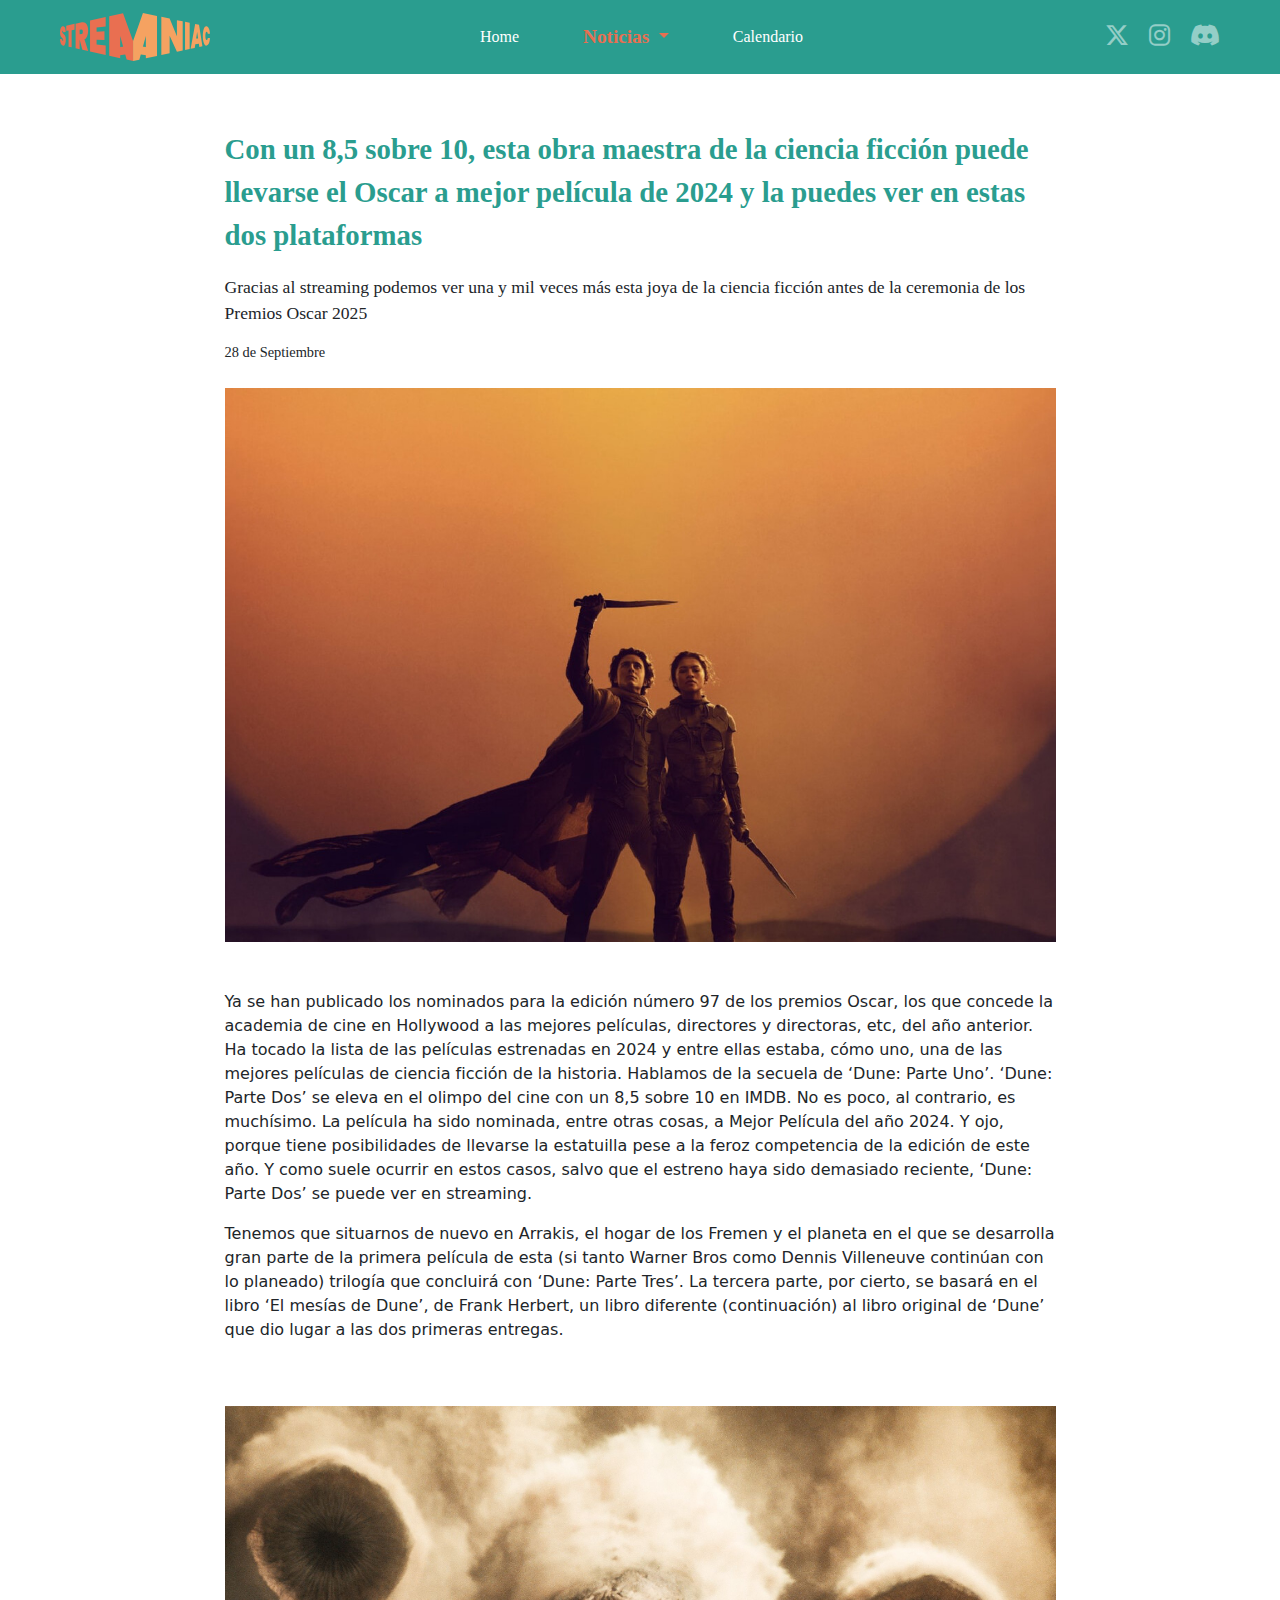
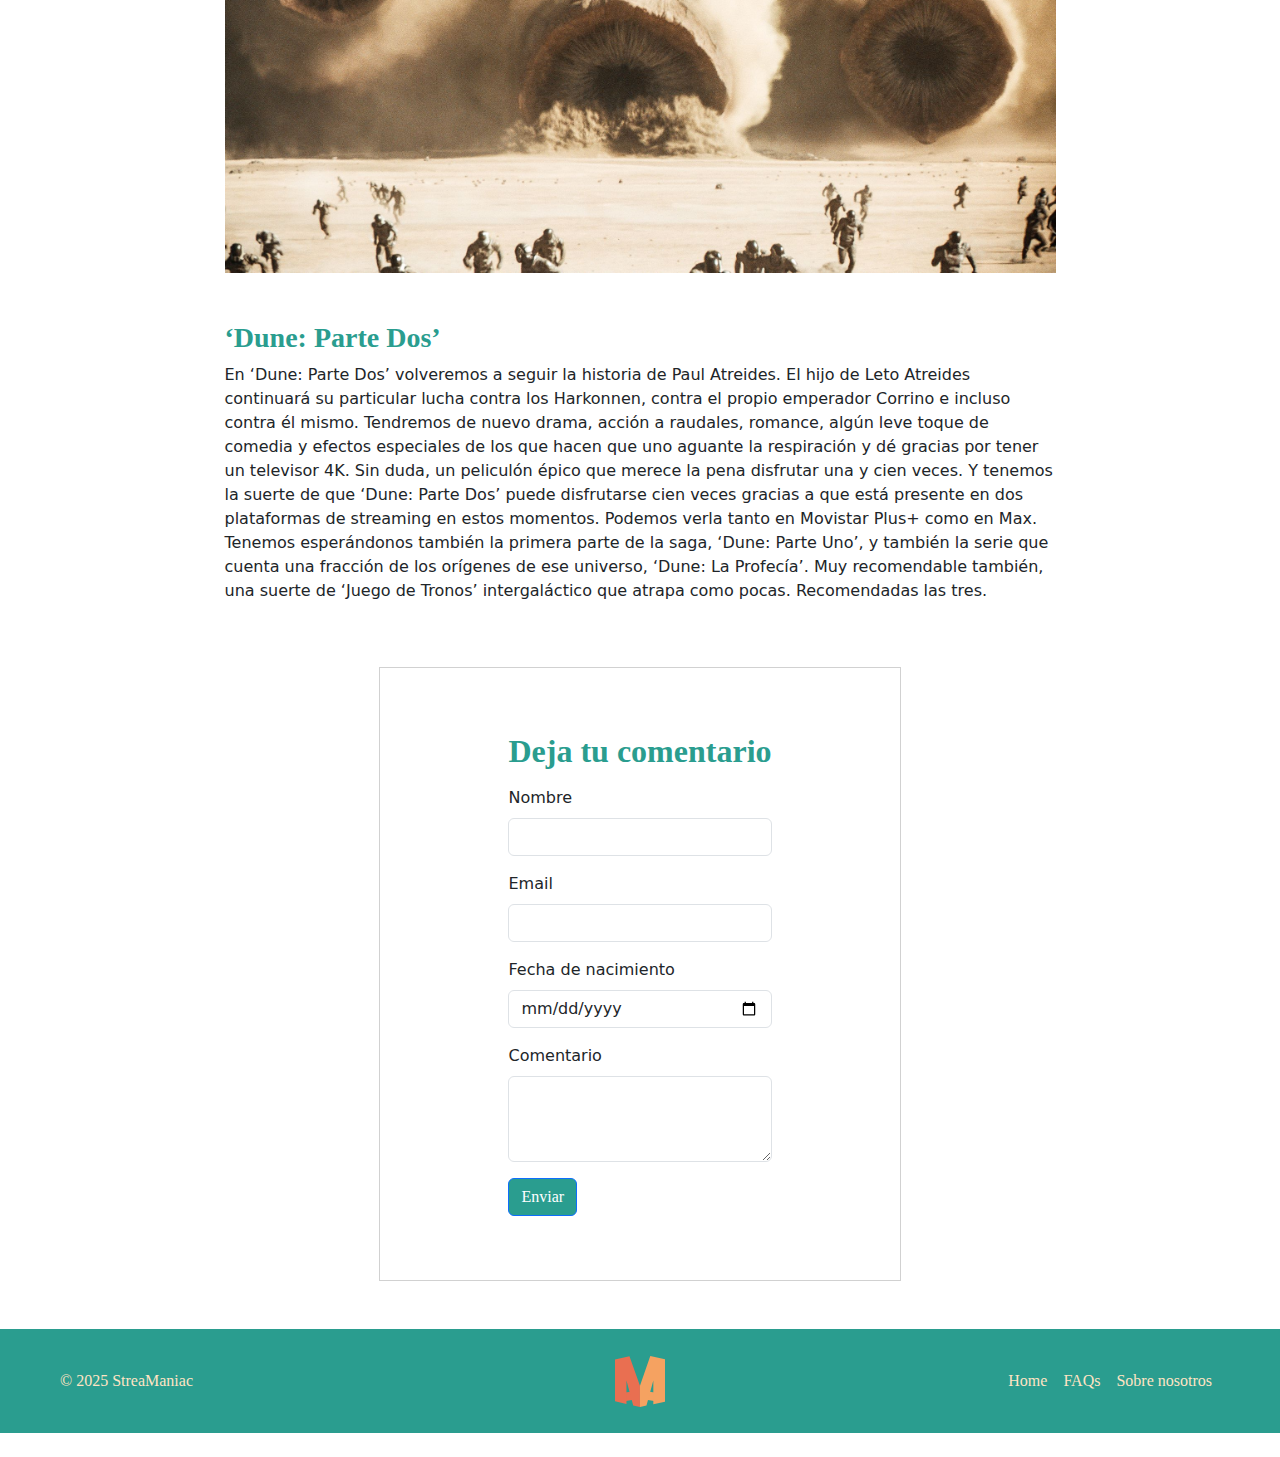
<file: entradas/Dune.html>
<!DOCTYPE html>
<html lang="es">
  <head>
    <meta charset="UTF-8">
    <meta name="viewport" content="width=device-width, initial-scale=1.0">
    <title>Dune</title>
    <link href="https://cdn.jsdelivr.net/npm/bootstrap@5.3.3/dist/css/bootstrap.min.css" rel="stylesheet" integrity="sha384-QWTKZyjpPEjISv5WaRU9OFeRpok6YctnYmDr5pNlyT2bRjXh0JMhjY6hW+ALEwIH" crossorigin="anonymous">
    <link rel="stylesheet" href="../css/entradaspeliculas.css">
    <link rel="stylesheet" href="https://cdn.jsdelivr.net/npm/bootstrap-icons@1.11.3/font/bootstrap-icons.min.css">
    <link rel="shortcut icon" href="../img/m.svg" type="image/x-icon">
  </head>
  <body>
    <nav id="nav" class="navbar navbar-expand-lg py-2 fixed-top">
      <div class="container-fluid ms-5">
        <a class="navbar-brand" href="./Index.html">
          <img src="../img/streamaniacdef.svg" alt="error" width="150" class="logo logo-lg d-none d-lg-block d-xl-block d-xxl  ">
          <img src="../img/m.svg" alt="error" width="50" class="logo logo-sm d-md-block d-sm-block d-lg-none">
        </a>
        <button id="botonnav" class="navbar-toggler me-3" type="button" data-bs-toggle="collapse" data-bs-target="#navbarSupportedContent" aria-controls="navbarSupportedContent" aria-expanded="false">
          <span id="icononav" class=" d-flex justify-content-center align-items-center ">
            <img src="../img/list.svg" alt="">
          </span>
        </button>
        <div class="collapse navbar-collapse" id="navbarSupportedContent">
          <ul class="navbar-nav mx-auto mb-2 mb-lg-0 d-flex justify-content-center align-items-center ">
            <li class="nav-item me-5">
              <a id="home" class="nav-link active" aria-current="page" href="../Index.html">Home</a>
            </li>
            <li class="nav-item dropdown me-5">
              <a id="noticias" class="nav-link dropdown-toggle" href="#" role="button" data-bs-toggle="dropdown" aria-expanded="false"> Noticias </a>
              <ul id="subnoticias" class="dropdown-menu me-5">
                <li>
                  <a id="series" class="dropdown-item" href="../series.html">Series</a>
                </li>
                <li>
                  <hr class="dropdown-divider">
                </li>
                <li>
                  <a id="peliculas" class="dropdown-item" href="../peliculas.html">Películas</a>
                </li>
              </ul>
            </li>
            <li class="nav-item me-5">
              <a id="calendario" class="nav-link" href="../calendario.html">Calendario</a>
            </li>
          </ul>
          <div>
            <i class="fa-brands fa-x-twitter me-3 fs-4 text-white-50" id="twitter"></i>
            <i class="fa-brands fa-instagram me-3 fs-4 text-white-50" id="instagram"></i>
            <i class="fa-brands fa-discord me-5 fs-4 text-white-50" id="discord"></i>
          </div>
        </div>
      </div>
    </nav>
    <div class="container entrada">
      <div class="row justify-content-center">
        <div class=" text-center w-75">
          <p class="titulo">Con un 8,5 sobre 10, esta obra maestra de la ciencia ficción puede llevarse el Oscar a mejor película de 2024 y la puedes ver en estas dos plataformas</p>
          <p class="subtitulo ">Gracias al streaming podemos ver una y mil veces más esta joya de la ciencia ficción antes de la ceremonia de los Premios Oscar 2025</p>
          <p class="fecha mb-4">28 de Septiembre</p>
        </div>
        <img src="../img/dune.jpeg" alt="" class="w-75 mb-5">
        <div class="texto w-75 ">
          <p>Ya se han publicado los nominados para la edición número 97 de los premios Oscar, los que concede la academia de cine en Hollywood a las mejores películas, directores y directoras, etc, del año anterior. Ha tocado la lista de las películas estrenadas en 2024 y entre ellas estaba, cómo uno, una de las mejores películas de ciencia ficción de la historia. Hablamos de la secuela de ‘Dune: Parte Uno’. ‘Dune: Parte Dos’ se eleva en el olimpo del cine con un 8,5 sobre 10 en IMDB. No es poco, al contrario, es muchísimo. La película ha sido nominada, entre otras cosas, a Mejor Película del año 2024. Y ojo, porque tiene posibilidades de llevarse la estatuilla pese a la feroz competencia de la edición de este año. Y como suele ocurrir en estos casos, salvo que el estreno haya sido demasiado reciente, ‘Dune: Parte Dos’ se puede ver en streaming.</p>
          <p class="mb-5">Tenemos que situarnos de nuevo en Arrakis, el hogar de los Fremen y el planeta en el que se desarrolla gran parte de la primera película de esta (si tanto Warner Bros como Dennis Villeneuve continúan con lo planeado) trilogía que concluirá con ‘Dune: Parte Tres’. La tercera parte, por cierto, se basará en el libro ‘El mesías de Dune’, de Frank Herbert, un libro diferente (continuación) al libro original de ‘Dune’ que dio lugar a las dos primeras entregas.</p>
          <img src="../img/dune2img2.jpg" alt="" class="w-100 mt-3">
          <h3 class="titulodentrodetexto mt-5">‘Dune: Parte Dos’</h3>
          <p class="">En ‘Dune: Parte Dos’ volveremos a seguir la historia de Paul Atreides. El hijo de Leto Atreides continuará su particular lucha contra los Harkonnen, contra el propio emperador Corrino e incluso contra él mismo. Tendremos de nuevo drama, acción a raudales, romance, algún leve toque de comedia y efectos especiales de los que hacen que uno aguante la respiración y dé gracias por tener un televisor 4K. Sin duda, un peliculón épico que merece la pena disfrutar una y cien veces. Y tenemos la suerte de que ‘Dune: Parte Dos’ puede disfrutarse cien veces gracias a que está presente en dos plataformas de streaming en estos momentos. Podemos verla tanto en Movistar Plus+ como en Max. Tenemos esperándonos también la primera parte de la saga, ‘Dune: Parte Uno’, y también la serie que cuenta una fracción de los orígenes de ese universo, ‘Dune: La Profecía’. Muy recomendable también, una suerte de ‘Juego de Tronos’ intergaláctico que atrapa como pocas. Recomendadas las tres.</p>
        </div>
      </div>
    </div>
    <form action="mensaje.html" class="container d-flex justify-content-center align-items-center mt-5">
      <div class="row">
        <div class="col-md-12 col-sm-12 col-12 borde">
          <h2 class="mb-3 mt-5 dejatucomentario">Deja tu comentario</h2>
          <div class="mb-3">
            <label for="nombre" class="form-label">Nombre</label>
            <input type="text" class="form-control" id="nombre" name="nombre" required maxlength="50">
          </div>
          <div class="mb-3">
            <label for="email" class="form-label">Email</label>
            <input type="email" class="form-control" id="email" name="email" required maxlength="50">
          </div>
          <div class="mb-3">
            <label for="fecha" class="form-label">Fecha de nacimiento</label>
            <input type="date" class="form-control" id="fecha" name="fecha" required min="1900-01-01">
          </div>
          <div class="mb-3">
            <label for="comentario" class="form-label">Comentario</label>
            <textarea class="form-control" id="comentario" name="comentario" rows="3" required maxlength="200"></textarea>
          </div>
          <button type="submit" class="btn btn-primary  botonenviar">Enviar</button>
        </div>
      </div>
    </form>
    <div class="container-fluid footer mt-5">
      <footer class="d-flex flex-wrap justify-content-between align-items-center py-3 my-4  ms-5 me-5">
        <p class="col-md-4 mb-0 ">&copy; 2025 StreaManiac</p>
        <a href="/" class="col-md-4 d-flex align-items-center justify-content-center mb-3 mb-md-0 me-md-auto link-body-emphasis text-decoration-none">
          <img src="../img/m.svg" alt="error" width="50" class="logo logo-lg">
        </a>
        <ul class="col-md-4 d-flex justify-content-end list-unstyled ">
          <li class="nav-item footermas mt-4 m-2">
            <a href="#" class="nav-link">Home</a>
          </li>
          <li class="nav-item footermas mt-4 m-2">
            <a href="#" class="nav-link">FAQs</a>
          </li>
          <li class="nav-item footermas mt-4 m-2">
            <a href="#" class="nav-link">Sobre nosotros</a>
          </li>
        </ul>
      </footer>
    </div>
    <script src="https://cdn.jsdelivr.net/npm/bootstrap@5.3.3/dist/js/bootstrap.bundle.min.js" integrity="sha384-YvpcrYf0tY3lHB60NNkmXc5s9fDVZLESaAA55NDzOxhy9GkcIdslK1eN7N6jIeHz" crossorigin="anonymous"></script>
  </body>
</html>
</file>
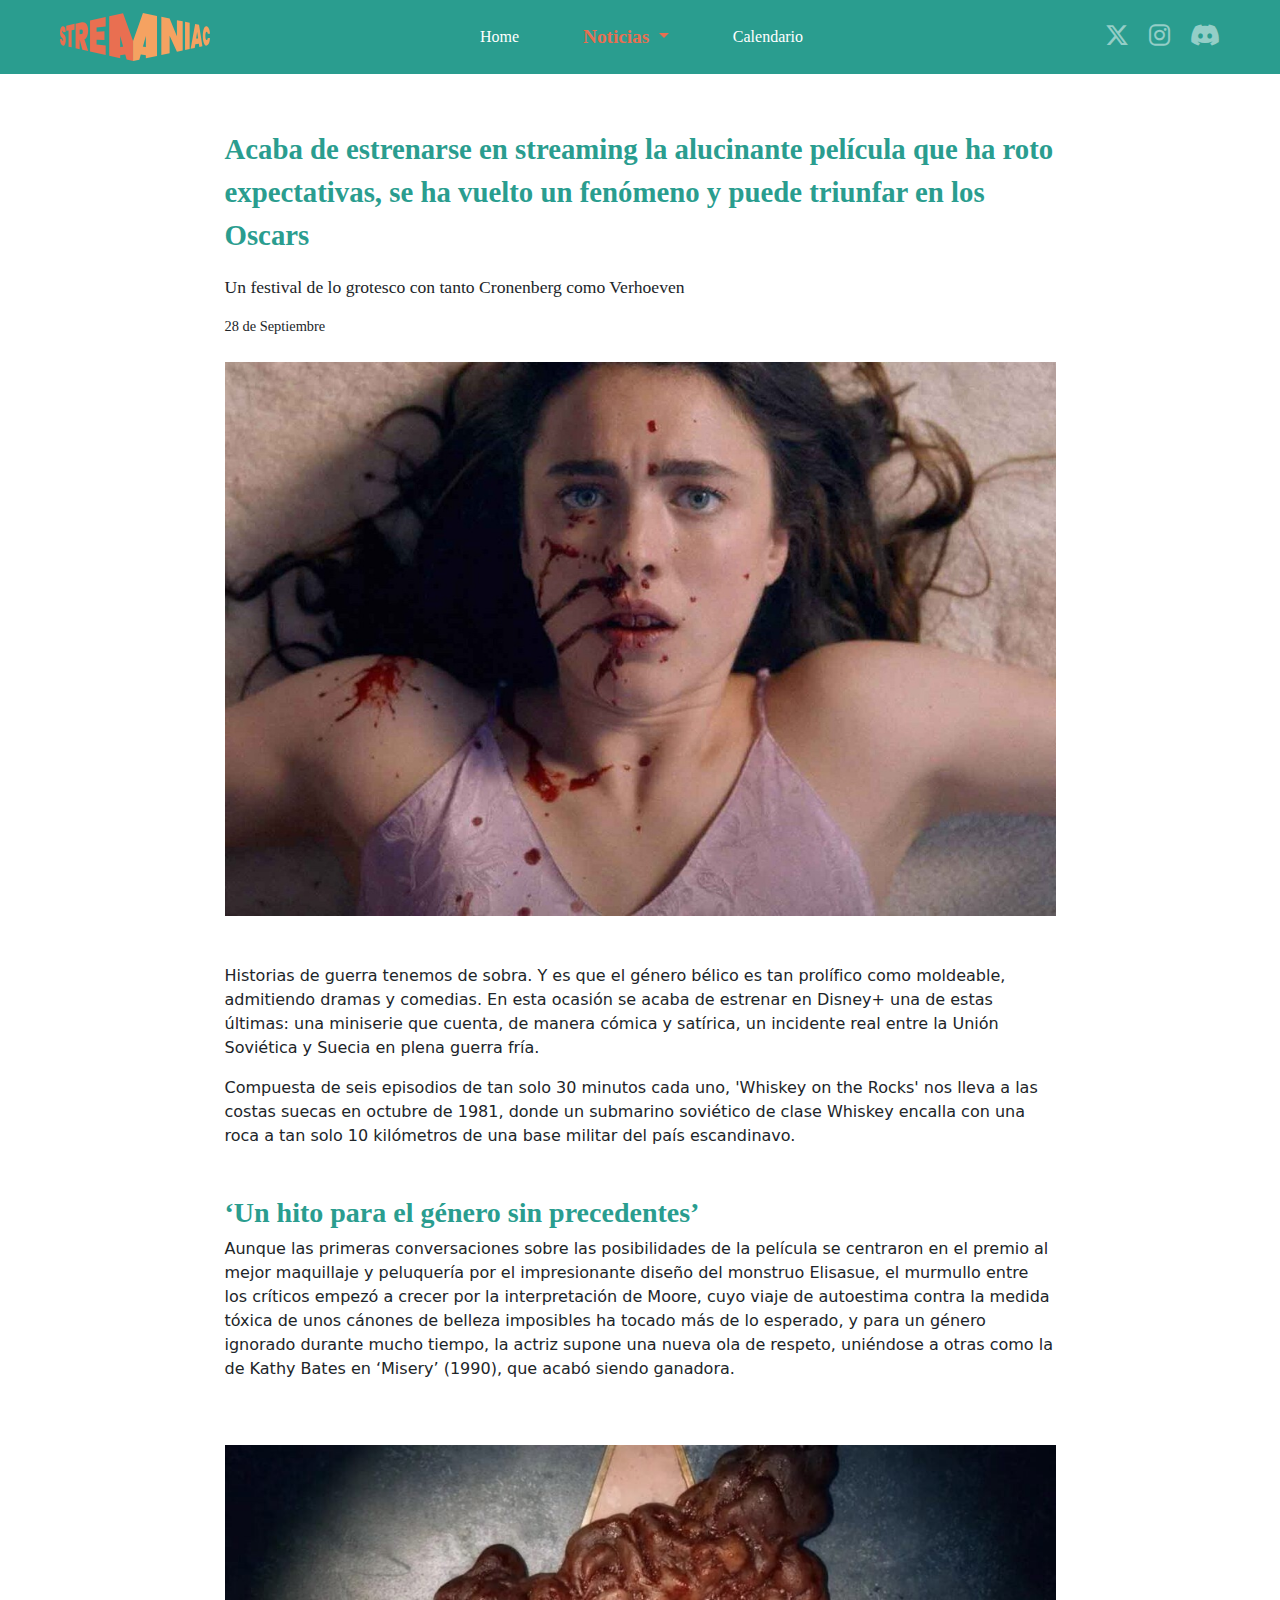
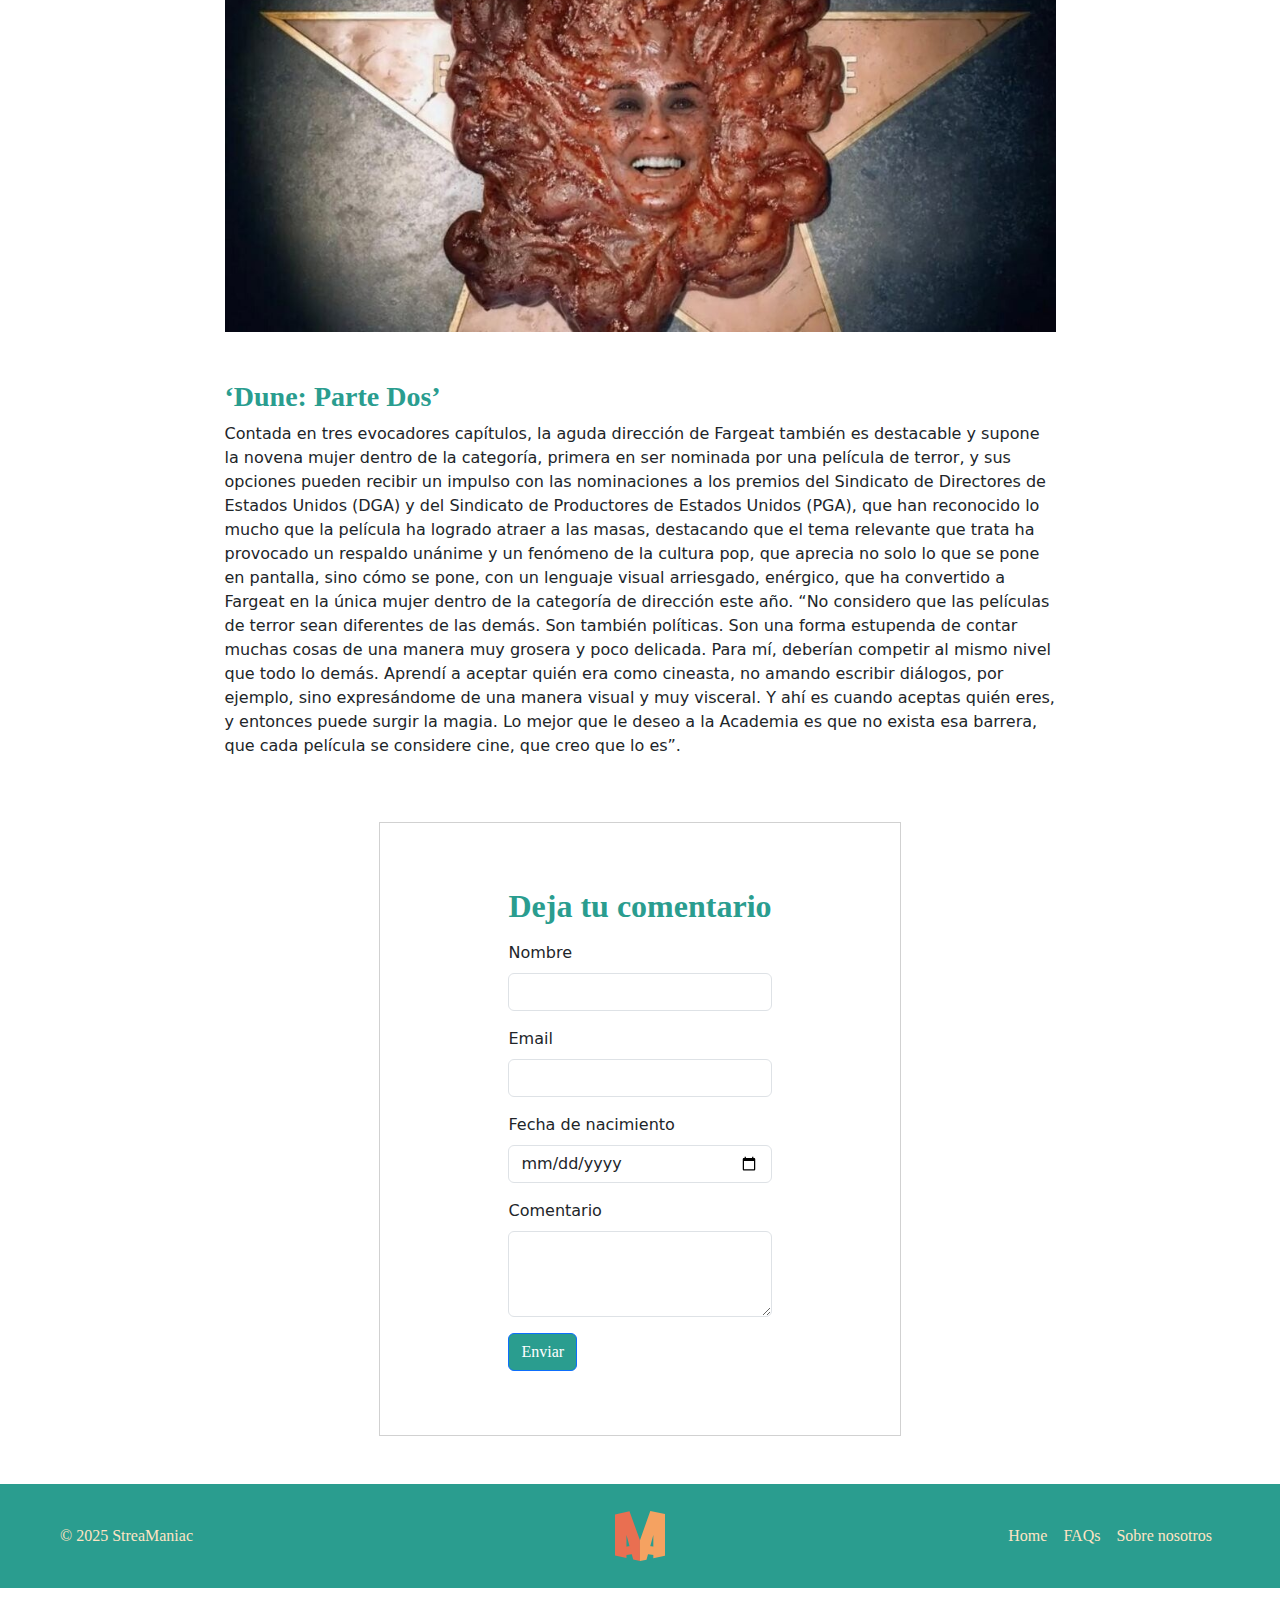
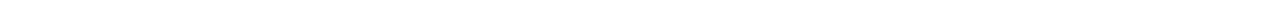
<file: entradas/lasustancia.html>
<!DOCTYPE html>
<html lang="es">
  <head>
    <meta charset="UTF-8">
    <meta name="viewport" content="width=device-width, initial-scale=1.0">
    <title>Una sátira basada en hechos reales que tenemos en Disney+</title>
    <link href="https://cdn.jsdelivr.net/npm/bootstrap@5.3.3/dist/css/bootstrap.min.css" rel="stylesheet" integrity="sha384-QWTKZyjpPEjISv5WaRU9OFeRpok6YctnYmDr5pNlyT2bRjXh0JMhjY6hW+ALEwIH" crossorigin="anonymous">
    <link rel="stylesheet" href="../css/entradaspeliculas.css">
    <link rel="stylesheet" href="https://cdn.jsdelivr.net/npm/bootstrap-icons@1.11.3/font/bootstrap-icons.min.css">
    <link rel="shortcut icon" href="../img/m.svg" type="image/x-icon">
  </head>
  <body>
    <nav id="nav" class="navbar navbar-expand-lg py-2 fixed-top">
      <div class="container-fluid ms-5">
        <a class="navbar-brand" href="/Index.html">
          <img src="../img/streamaniacdef.svg" alt="error" width="150" class="logo logo-lg d-none d-lg-block d-xl-block d-xxl  ">
          <img src="../img/m.svg" alt="error" width="50" class="logo logo-sm d-md-block d-sm-block d-lg-none">
        </a>
        <button id="botonnav" class="navbar-toggler me-3" type="button" data-bs-toggle="collapse" data-bs-target="#navbarSupportedContent" aria-controls="navbarSupportedContent" aria-expanded="false">
          <span id="icononav" class=" d-flex justify-content-center align-items-center ">
            <img src="../img/list.svg" alt="">
          </span>
        </button>
        <div class="collapse navbar-collapse" id="navbarSupportedContent">
          <ul class="navbar-nav mx-auto mb-2 mb-lg-0 d-flex justify-content-center align-items-center ">
            <li class="nav-item me-5">
              <a id="home" class="nav-link active" aria-current="page" href="../Index.html">Home</a>
            </li>
            <li class="nav-item dropdown me-5">
              <a id="noticias" class="nav-link dropdown-toggle" href="#" role="button" data-bs-toggle="dropdown" aria-expanded="false"> Noticias </a>
              <ul id="subnoticias" class="dropdown-menu me-5">
                <li>
                  <a id="series" class="dropdown-item" href="../series.html">Series</a>
                </li>
                <li>
                  <hr class="dropdown-divider">
                </li>
                <li>
                  <a id="peliculas" class="dropdown-item" href="../peliculas.html">Películas</a>
                </li>
              </ul>
            </li>
            <li class="nav-item me-5">
              <a id="calendario" class="nav-link" href="../calendario.html">Calendario</a>
            </li>
          </ul>
          <div>
            <i class="fa-brands fa-x-twitter me-3 fs-4 text-white-50" id="twitter"></i>
            <i class="fa-brands fa-instagram me-3 fs-4 text-white-50" id="instagram"></i>
            <i class="fa-brands fa-discord me-5 fs-4 text-white-50" id="discord"></i>
          </div>
        </div>
      </div>
    </nav>
    <div class="container entrada">
      <div class="row justify-content-center ">
        <div class="  w-75">
          <p class="titulo">Acaba de estrenarse en streaming la alucinante película que ha roto expectativas, se ha vuelto un fenómeno y puede triunfar en los Oscars</p>
          <p class="subtitulo ">Un festival de lo grotesco con tanto Cronenberg como Verhoeven</p>
          <p class="fecha mb-4">28 de Septiembre</p>
        </div>
        <img src="../img/sustancia.jpeg" alt="" class="w-75 mb-5">
        <div class="texto w-75 ">
          <p>Historias de guerra tenemos de sobra. Y es que el género bélico es tan prolífico como moldeable, admitiendo dramas y comedias. En esta ocasión se acaba de estrenar en Disney+ una de estas últimas: una miniserie que cuenta, de manera cómica y satírica, un incidente real entre la Unión Soviética y Suecia en plena guerra fría. </p>
          <p>Compuesta de seis episodios de tan solo 30 minutos cada uno, 'Whiskey on the Rocks' nos lleva a las costas suecas en octubre de 1981, donde un submarino soviético de clase Whiskey encalla con una roca a tan solo 10 kilómetros de una base militar del país escandinavo.</p>
          <h3 class="titulodentrodetexto mt-5">‘Un hito para el género sin precedentes’</h3>
          <p class="mb-5">Aunque las primeras conversaciones sobre las posibilidades de la película se centraron en el premio al mejor maquillaje y peluquería por el impresionante diseño del monstruo Elisasue, el murmullo entre los críticos empezó a crecer por la interpretación de Moore, cuyo viaje de autoestima contra la medida tóxica de unos cánones de belleza imposibles ha tocado más de lo esperado, y para un género ignorado durante mucho tiempo, la actriz supone una nueva ola de respeto, uniéndose a otras como la de Kathy Bates en ‘Misery’ (1990), que acabó siendo ganadora.</p>
          <img src="../img/1366_2000.jpeg" alt="" class="w-100 mt-3">
          <h3 class="titulodentrodetexto mt-5">‘Dune: Parte Dos’</h3>
          <p class="">Contada en tres evocadores capítulos, la aguda dirección de Fargeat también es destacable y supone la novena mujer dentro de la categoría, primera en ser nominada por una película de terror, y sus opciones pueden recibir un impulso con las nominaciones a los premios del Sindicato de Directores de Estados Unidos (DGA) y del Sindicato de Productores de Estados Unidos (PGA), que han reconocido lo mucho que la película ha logrado atraer a las masas, destacando que el tema relevante que trata ha provocado un respaldo unánime y un fenómeno de la cultura pop, que aprecia no solo lo que se pone en pantalla, sino cómo se pone, con un lenguaje visual arriesgado, enérgico, que ha convertido a Fargeat en la única mujer dentro de la categoría de dirección este año. “No considero que las películas de terror sean diferentes de las demás. Son también políticas. Son una forma estupenda de contar muchas cosas de una manera muy grosera y poco delicada. Para mí, deberían competir al mismo nivel que todo lo demás. Aprendí a aceptar quién era como cineasta, no amando escribir diálogos, por ejemplo, sino expresándome de una manera visual y muy visceral. Y ahí es cuando aceptas quién eres, y entonces puede surgir la magia. Lo mejor que le deseo a la Academia es que no exista esa barrera, que cada película se considere cine, que creo que lo es”.</p>
        </div>
      </div>
    </div>
    <form action="mensaje.html" class="container d-flex justify-content-center align-items-center mt-5">
      <div class="row">
        <div class="col-md-12 col-sm-12 col-12 borde">
          <h2 class="mb-3 mt-5 dejatucomentario">Deja tu comentario</h2>
          <div class="mb-3">
            <label for="nombre" class="form-label">Nombre</label>
            <input type="text" class="form-control" id="nombre" name="nombre" required maxlength="50">
          </div>
          <div class="mb-3">
            <label for="email" class="form-label">Email</label>
            <input type="email" class="form-control" id="email" name="email" required maxlength="50">
          </div>
          <div class="mb-3">
            <label for="fecha" class="form-label">Fecha de nacimiento</label>
            <input type="date" class="form-control" id="fecha" name="fecha" required min="1900-01-01">
          </div>
          <div class="mb-3">
            <label for="comentario" class="form-label">Comentario</label>
            <textarea class="form-control" id="comentario" name="comentario" rows="3" required maxlength="200"></textarea>
          </div>
          <button type="submit" class="btn btn-primary  botonenviar">Enviar</button>
        </div>
      </div>
    </form>
    <div class="container-fluid footer mt-5">
      <footer class="d-flex flex-wrap justify-content-between align-items-center py-3 my-4  ms-5 me-5">
        <p class="col-md-4 mb-0 ">&copy; 2025 StreaManiac</p>
        <a href="/" class="col-md-4 d-flex align-items-center justify-content-center mb-3 mb-md-0 me-md-auto link-body-emphasis text-decoration-none">
          <img src="../img/m.svg" alt="error" width="50" class="logo logo-lg">
        </a>
        <ul class="col-md-4 d-flex justify-content-end list-unstyled ">
          <li class="nav-item footermas mt-4 m-2">
            <a href="#" class="nav-link">Home</a>
          </li>
          <li class="nav-item footermas mt-4 m-2">
            <a href="#" class="nav-link">FAQs</a>
          </li>
          <li class="nav-item footermas mt-4 m-2">
            <a href="#" class="nav-link">Sobre nosotros</a>
          </li>
        </ul>
      </footer>
    </div>
    <script src="https://cdn.jsdelivr.net/npm/bootstrap@5.3.3/dist/js/bootstrap.bundle.min.js" integrity="sha384-YvpcrYf0tY3lHB60NNkmXc5s9fDVZLESaAA55NDzOxhy9GkcIdslK1eN7N6jIeHz" crossorigin="anonymous"></script>
  </body>
</html>
</file>
<file: css/Index.css>
@import url("https://cdnjs.cloudflare.com/ajax/libs/font-awesome/6.6.0/css/all.min.css");
@import url("https://fonts.googleapis.com/css2?family=Poppins:ital,wght@0,100;0,200;0,300;0,400;0,500;0,600;0,700;0,800;0,900;1,100;1,200;1,300;1,400;1,500;1,600;1,700;1,800;1,900&display=swap");

#body {
    background-color: rgb(255, 228, 196);
    overflow-x: hidden;
    margin: 0;
    padding: 0;
}

.logo-sm {
    display: none;
}

#nav {
    background-color: #2a9d8f;
    font-family: "Poppins";
}

nav a {
    color: white !important;
}

#home {
    color: #e86f51 !important;
    font-weight: bold;
    font-size: larger;
}

#home:hover {
    color: #f5a261 !important;
    font-weight: 800;
    transition: 0.4s;
}

#subnoticias {
    background-color: #2a9d8f;
}

#noticias {
    transition: 0.4s;
}

#noticias:hover {
    color: #f5a261 !important;
    font-weight: 800;
    transition: 0.4s;
}

#noticias:focus {
    color: #f5a261 !important;
    font-weight: 800;
}
#calendario {
    transition: 0.4s;
}
#calendario:hover {
    color: #f5a261 !important;
    font-weight: 800;
    transition: 0.4s;
}
.dropdown-item:hover {
    background-color: #f5a261 !important;
}

#botonnav {
    background-color: #e86f51 !important;
}

#twitter,
#instagram,
#discord {
    transition: 0.4s;
}

#twitter:hover,
#instagram:hover,
#discord:hover {
    color: #f5a261 !important;
    transition: 0.4s;
    transform: scale(1.2);
}

#carousel {
    margin-top: 8rem;
    margin-bottom: 1.5rem;
    width: 900px;
    
}
#car1:hover {
    transform: scale(1.05) !important;
    filter: grayscale(0.3) !important;
    transition: 0.5s !important;
    transform: translateY(-5px) !important;
}
#car2:hover {
    transform: scale(1.05) !important;
    filter: grayscale(0.3) !important;
    transition: 0.5s !important;
    transform: translateY(-5px) !important;
}

#car3:hover {
    transform: scale(1.05) !important;
    filter: grayscale(0.3) !important;
    transition: 0.5s !important;
    transform: translateY(-5px) !important;
}

.entrada-blog1:hover {
    transform: translateY(-5px);
}
.entrada-blog:hover {
    transform: translateY(-5px);
}
.entrada-blog:hover .imagenprincipal {
    transform: scale(1.05);
    filter: grayscale(0.3);
    transition: 0.5s;
    transform: translateY(-5px);
}

.carousel-indicators img {
    width: 10rem;
    display: block;
}

.carousel-indicators button {
    width: max-content !important;
}

.carousel-indicators {
    position: unset !important;
}

.carousel-indicators button.active img {
    border: 4px solid #2a9d8f;
}

.carouselcontainer {
    background-color: rgb(255, 228, 196) !important;
    padding-bottom: 5rem;
}
.titulocarousel {
    color: #2a9d8f !important;
    font-family: "Poppins", sans-serif !important;
    font-weight: bold;
    font-size: 2rem;
}
.textocarousel {
    color: #2a9d8f !important;
    font-family: "Poppins", sans-serif !important;
    font-weight: 600;
    font-size: 1.3rem;
    text-align: left;
    margin-left: auto;
    margin-right: auto;
    display: block;
    width: fit-content;
}
.carousel-caption {
    left: 0 !important;
    
}

.bgcarousel {
    background-color: rgba(255, 228, 196, 0.801) !important;

    width: 100%;
    margin-left: 0;
    margin-right: 0;
}
.reciente {
    font-family: "Poppins", sans-serif !important;
    color: rgb(255, 228, 196) !important;
    font-weight: bold;
}

.reciente1 {
    margin-top: 3rem !important;
}

.grid1 {
    border-top-left-radius: 15px;
    border-bottom-left-radius: 15px;
    background-color: rgb(255, 228, 196);
    padding-top: 3rem;
}
.grid1:hover {
    transform: scale(1.05);
    filter: grayscale(0.3);
    transition: 0.5s;
    transform: translateY(-5px);
}
.grid2 {
    background-color: rgb(255, 228, 196);
    padding-top: 3rem;
}

.imggrid1 {
    border-top-right-radius: 100px;
    border-bottom-right-radius: 100px;
    border-bottom-left-radius: 15px;
    border-top-left-radius: 15px;
}

.boton1 {
    padding: 3rem;
    background-color: #2a9d8f !important;
    color: rgb(255, 228, 196) !important;
    font-family: "Poppins" !important;
    font-weight: 500 !important;
    transition: 0.4s;
    margin-top: 2rem;
}

.boton1:hover {
    background-color: #f5a261 !important;
    transition: 0.4s;
}

.texto1 {
    text-decoration: none !important;
    color: #2a9d8f;
}

.grid1 {
    border-top-right-radius: 100px;
    border-bottom-right-radius: 100px;
}
.container2 {
    margin-top: 5rem;
}

.gridconj {
    background-color: #2a9d8f;
}

.stickyconj {
    background-color: rgb(255, 228, 196);
}
.calendariotitulo {
    background-color: #2a9d8f !important;
    color: rgb(255, 228, 196) !important;
}
.calendariotitulo1:hover {
    background-color: rgb(255, 228, 196) !important;
    color: #2a9d8f !important;
    transition: 0.5s;
}
.calendariotitulo1 {
    background-color: #2a9d8f !important;
    color: rgb(255, 228, 196) !important;
    transition: 0.5s;
}
.vermas {
    color: rgb(255, 228, 196) !important;
    transition: 0.5s;
}
.vermas:hover {
    color: #2a9d8f !important;
    transition: 0.5s;
}
.sticky-top {
    top: 70px !important;
}

.footer {
    background-color: #2a9d8f;

    font-family: "Poppins";
}
.footer p {
    color: rgb(255, 228, 196) !important;
}
.footermas {
    color: rgb(255, 228, 196) !important;
}


@media (max-width: 1330px) {
    .carousel-indicators img {
        width: 10rem;
    }

    .carouselcontainer {
        padding-bottom: 4rem;
    }
}

@media (max-width: 900px) {
    .carousel-indicators img {
        display: none;
    }

    .carouselcontainer {
        padding-bottom: 0.4rem;
    }
}

@media (max-width: 768px) {
    .imggrid1 {
        border-top-right-radius: 100px;
    }

    .boton1 {
        margin-top: 0;
        text-align: left;
    }
}

@media (min-width: 768px) {
    .logo-sm {
        display: none;
    }
}

@media (max-width: 767px) {
    .logo-lg {
        display: none;
    }

    .logo-sm {
        display: block;
    }
}
</file>
<file: css/peliculas.css>
@import url("https://cdnjs.cloudflare.com/ajax/libs/font-awesome/6.6.0/css/all.min.css");
@import url("https://fonts.googleapis.com/css2?family=Poppins:ital,wght@0,100;0,200;0,300;0,400;0,500;0,600;0,700;0,800;0,900;1,100;1,200;1,300;1,400;1,500;1,600;1,700;1,800;1,900&display=swap");
#body {
    background-color: rgba(255, 228, 196, 0.548) !important;
}
#nav {
    background-color: #2a9d8f;
    font-family: "Poppins";
}
nav a {
    color: white !important;
}
#home {
    transition: 0.4s;
}
#home:hover {
    color: #f5a261 !important; /* esto sirve para cambiar el color cuando se hace click */
    font-weight: 800;
    transition: 0.4s;
}

#subnoticias {
    background-color: #2a9d8f;
}
#noticias {
    color: #e86f51 !important;
    font-weight: bold;
    font-size: larger;
    transition: 0.4s;
}
#noticias:hover {
    color: #f5a261 !important; /* esto sirve para cambiar el color cuando se hace click */
    font-weight: 800;
    transition: 0.4s;
}
#noticias:focus {
    color: #f5a261 !important; /* esto sirve para cambiar el color cuando se hace click */
    font-weight: 800;
}
#calendario {
    transition: 0.4s;
}
#calendario:hover {
    color: #f5a261 !important; /* esto sirve para cambiar el color cuando se hace click */
    font-weight: 800;
    transition: 0.4s;
}

#peliculas {
    background-color: #e86f51 !important;
}

.altura {
    height: 23rem;
}
.dropdown-item:hover {
    background-color: #f5a261 !important;
}

#botonnav {
    background-color: #e86f51 !important;
}

#twitter {
    transition: 0.4s;
}
#twitter:hover {
    color: #f5a261 !important;
    transition: 0.4s;
    transform: scale(1.2);
}
#instagram {
    transition: 0.4s;
}
#instagram:hover {
    color: #f5a261 !important;
    transition: 0.4s;
    transform: scale(1.2);
}
#discord {
    transition: 0.4s;
}
#discord:hover {
    color: #f5a261 !important;
    transition: 0.4s;
    transform: scale(1.2);
}
#carousel {
    margin-top: 8rem;
}
.carousel-indicators img {
    width: 15rem;
    display: block;
}
.carousel-indicators button {
    width: max-content !important;
}
.carousel-indicators {
    position: unset !important;
}
.carousel-indicators button.active img {
    border: 4px solid #e86f51;
}
.carouselcontainer {
    padding-bottom: 5rem;
}

.clasecontenedorimagen {
    height: 100%;
    min-height: 300px;

    overflow: hidden;
}

.imagenprincipal {
    overflow: hidden;
    width: 100%;
    height: 100%;
    object-fit: cover;
    min-height: 300px;
}

.entrada-blog {
    transition: transform 0.3s ease;
}
.entrada-blog1 {
    transition: transform 0.3s ease;
}
.entrada-blog1:hover {
    transform: translateY(-5px);
}
.entrada-blog:hover {
    transform: translateY(-5px);
}
.entrada-blog:hover .imagenprincipal {
    transform: scale(1.05);
    filter: grayscale(0.3);
    transition: 0.5s;
    transform: translateY(-5px);
}
.titulopost {
    font-size: 1.5rem;
    font-weight: 600;
    color: rgb(255, 228, 196);
    margin-top: 2rem;

    height: 200px;
}
@media (max-width: 1330px) {
    .titulopost {
        height: 150px;
    }
}

.titulopost1 {
    font-size: 1.5rem;
    font-weight: 600;
    color: rgb(255, 228, 196);
    margin-top: 2rem;
    margin-bottom: 1rem;
}
.textoresumen {
    color: rgb(255, 228, 196);
    font-family: "Poppins", sans-serif;
    font-size: 1rem;
}
.fechaentrada {
    background-color: #2a9d904f;
    color: #f5a261;
    top: 20px;
    left: 20px;
    z-index: 2;
    width: 70px;
    border-radius: 8px;
    box-shadow: 0 2px 5px rgba(0, 0, 0, 0.2) !important;
}

.detallesentrada {
    background: #2a9d8f;
}

.enlaceleermas {
    color: rgb(255, 228, 196) !important;
    transition: all 0.3s ease;
    text-decoration: none !important;
    font-weight: 600 !important;
    font-style: italic;
    font-family: "Poppins", sans-serif;
}

.enlaceleermas:hover {
    color: #f5a261 !important;
}
.entradabloginicio {
    margin-top: 8rem !important;
}

.lateral {
    background-color: #2a9d8f;
    color: #f5a261;
    font-family: "Poppins", sans-serif;
    font-weight: 600;
    font-size: 1.5rem;
    padding: 1rem;
    margin-top: 1rem;
}
.titulodestacado {
    background-color: #f5a261;
    color: #2a9d8f;
    font-family: "Poppins", sans-serif;
    font-weight: 600;
}

.footer {
    background-color: #2a9d8f;

    font-family: "Poppins";
}
.footer p {
    color: rgb(255, 228, 196) !important;
}
.footermas {
    color: rgb(255, 228, 196) !important;
}

@media (max-width: 1330px) {
    .carousel-indicators img {
        width: 10rem;
    }
    .carouselcontainer {
        padding-bottom: 4rem;
    }
}
@media (max-width: 900px) {
    .carousel-indicators img {
        display: none;
    }
    .carouselcontainer {
        padding-bottom: 0.4rem;
    }
}
@media (max-width: 1399px) {
    .titulopost1 {
        height: 200px !important;
    }
}
</file>
<file: css/entradaspeliculas.css>
@import url("https://cdnjs.cloudflare.com/ajax/libs/font-awesome/6.6.0/css/all.min.css");
#body {
    background-color: rgb(255, 228, 196);
    overflow-x: hidden;
    margin: 0;
    padding: 0;
}

.logo-sm {
    display: none;
}

#nav {
    background-color: #2a9d8f;
    font-family: "Poppins";
}
nav a {
    color: white !important;
}
#home {
    transition: 0.4s;
}
#home:hover {
    color: #f5a261 !important; /* esto sirve para cambiar el color cuando se hace click */
    font-weight: 800;
    transition: 0.4s;
}

#subnoticias {
    background-color: #2a9d8f;
}
#noticias {
    color: #e86f51 !important;
    font-weight: bold;
    font-size: larger;
    transition: 0.4s;
}
#noticias:hover {
    color: #f5a261 !important; /* esto sirve para cambiar el color cuando se hace click */
    font-weight: 800;
    transition: 0.4s;
}
#noticias:focus {
    color: #f5a261 !important; /* esto sirve para cambiar el color cuando se hace click */
    font-weight: 800;
}
#calendario {
    transition: 0.4s;
}
#calendario:hover {
    color: #f5a261 !important; /* esto sirve para cambiar el color cuando se hace click */
    font-weight: 800;
    transition: 0.4s;
}

#peliculas {
    background-color: #e86f51 !important;
}

.altura {
    height: 23rem;
}
.dropdown-item:hover {
    background-color: #f5a261 !important;
}

#botonnav {
    background-color: #e86f51 !important;
}

#twitter {
    transition: 0.4s;
}
#twitter:hover {
    color: #f5a261 !important;
    transition: 0.4s;
    transform: scale(1.2);
}
#instagram {
    transition: 0.4s;
}
#instagram:hover {
    color: #f5a261 !important;
    transition: 0.4s;
    transform: scale(1.2);
}
#discord {
    transition: 0.4s;
}
#discord:hover {
    color: #f5a261 !important;
    transition: 0.4s;
    transform: scale(1.2);
}
.footer {
    background-color: #2a9d8f;

    font-family: "Poppins";
}
.footer p {
    color: rgb(255, 228, 196) !important;
}
.footermas {
    color: rgb(255, 228, 196) !important;
}
.entrada {
    margin-top: 8rem;
    border: #e86f51;
}
.titulo {
    text-align: center;
    font-family: "Poppins";
    font-size: 1.8rem;
    font-weight: bold;
    text-align: left;
    color: #2a9d8f;
}
.subtitulo {
    text-align: center;
    font-family: "Poppins";
    font-size: 1.1rem;
    font-weight: normal;
    text-align: left;
}
.fecha {
    text-align: left;
    font-family: "Poppins";
    font-weight: 400;
    font-size: 0.9rem;
}
.borde {
    border: 1px solid rgba(128, 128, 128, 0.363);
    padding-left: 8rem;
    padding-right: 8rem;
    padding-top: 1rem;
    padding-bottom: 4rem;
}
.botonenviar {
    font-family: "Poppins";
    background-color: #2a9d8f;
}
.titulodentrodetexto {
    font-family: "Poppins";
    color: #2a9d8f;
    font-weight: bold;
}
.dejatucomentario {
    font-family: "Poppins";
    color: #2a9d8f;
    font-weight: 600;
}
</file>
